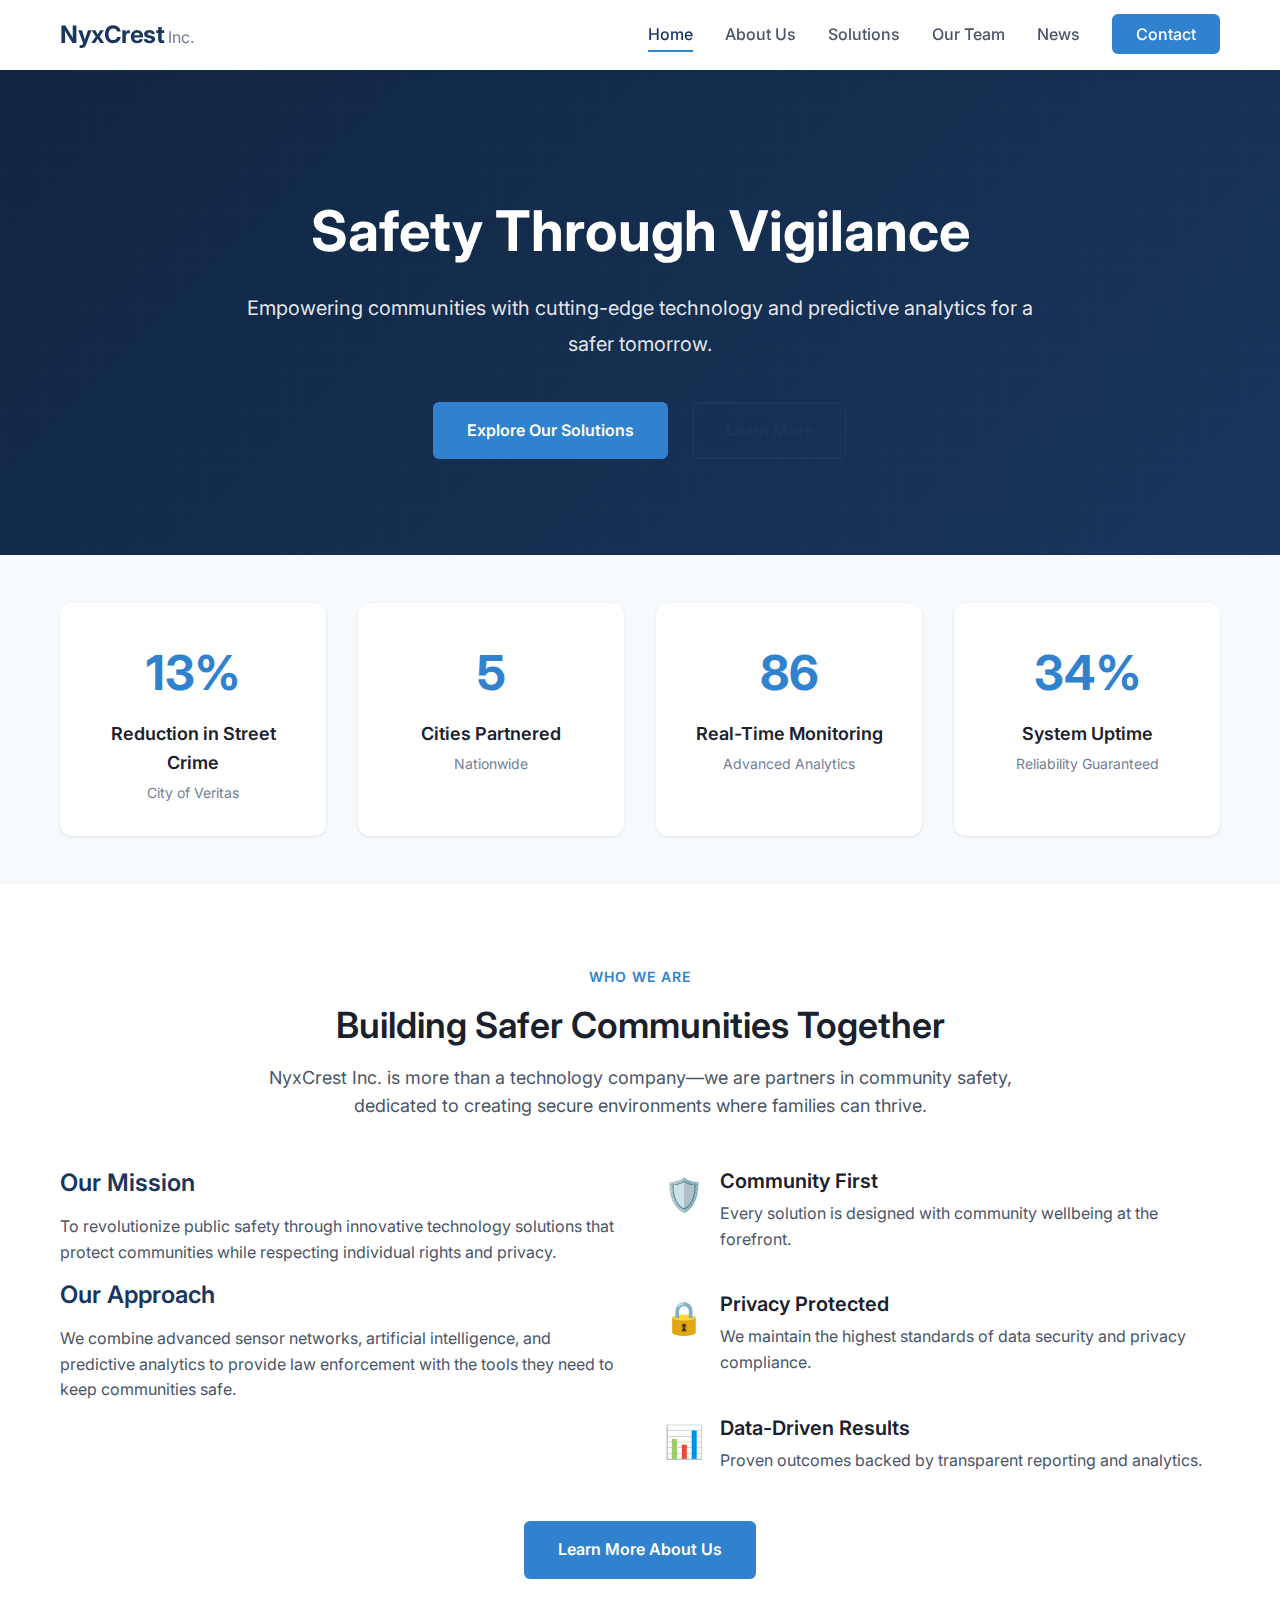
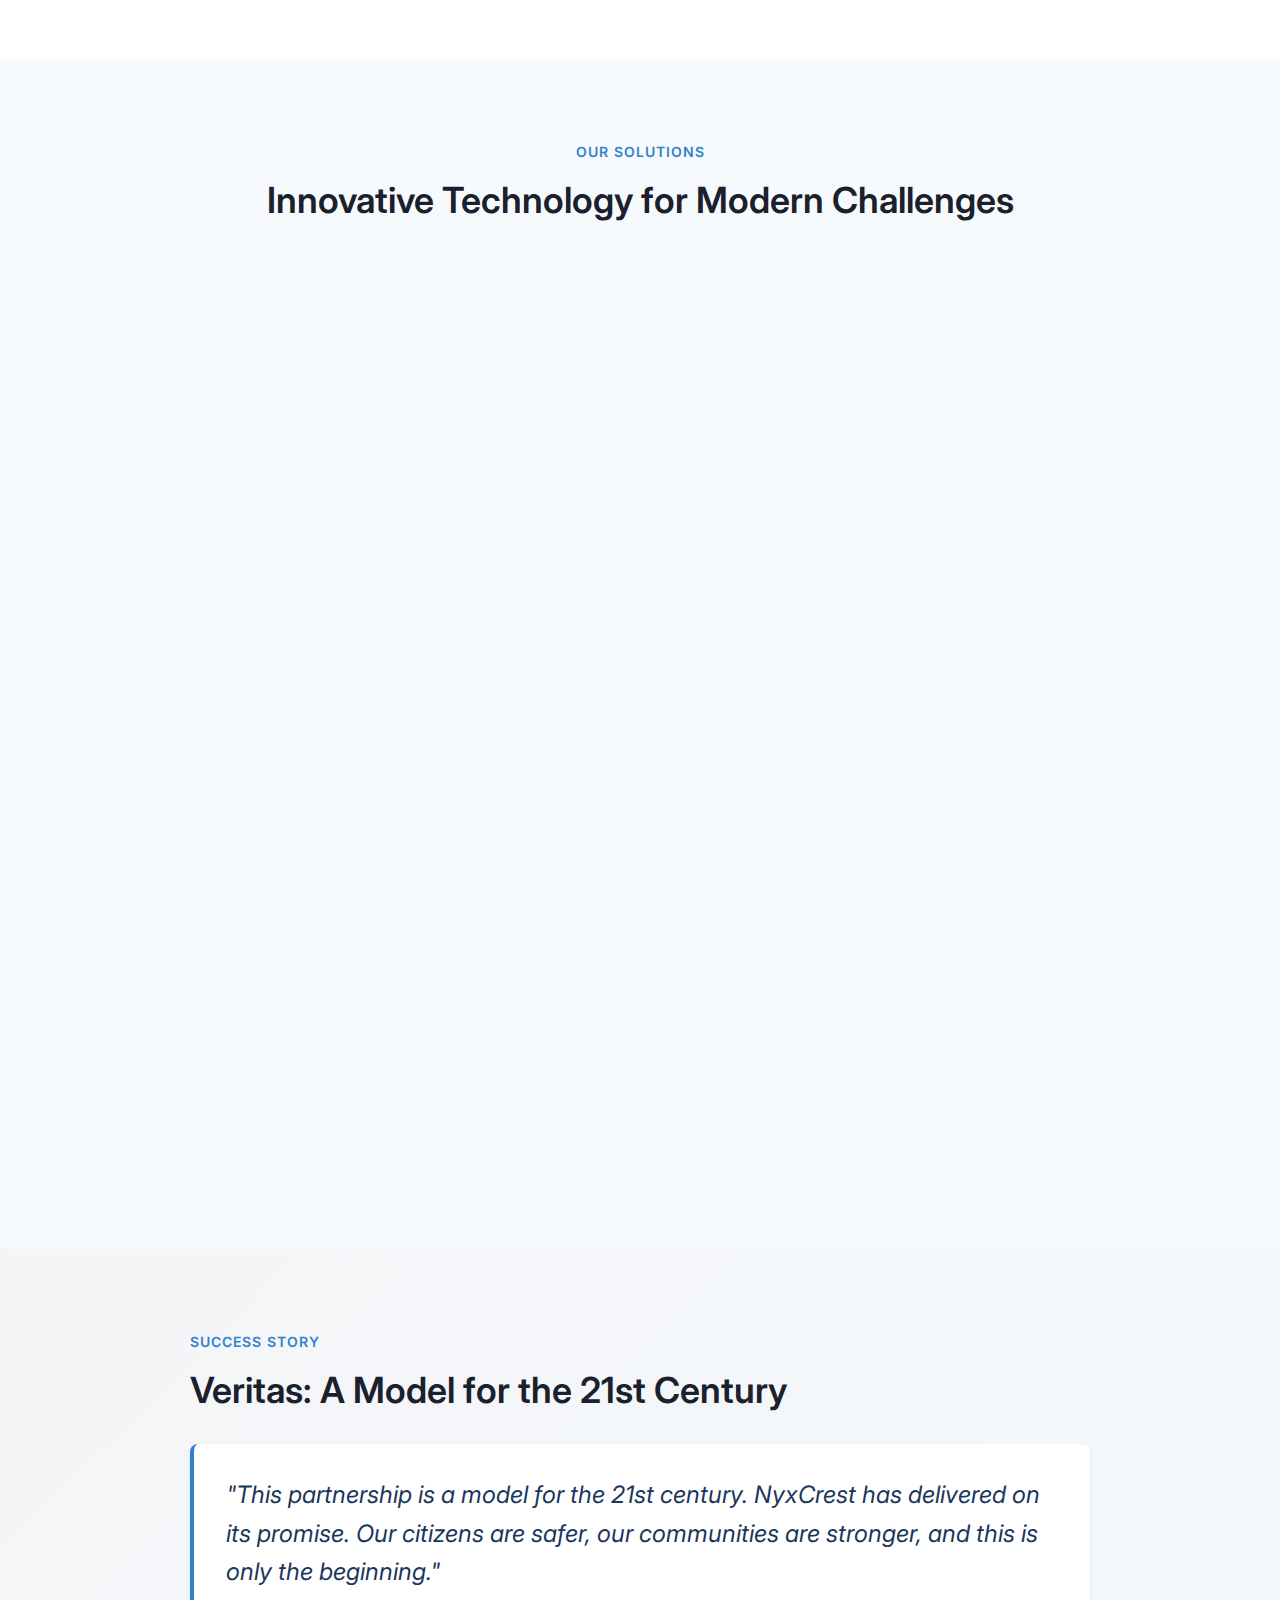
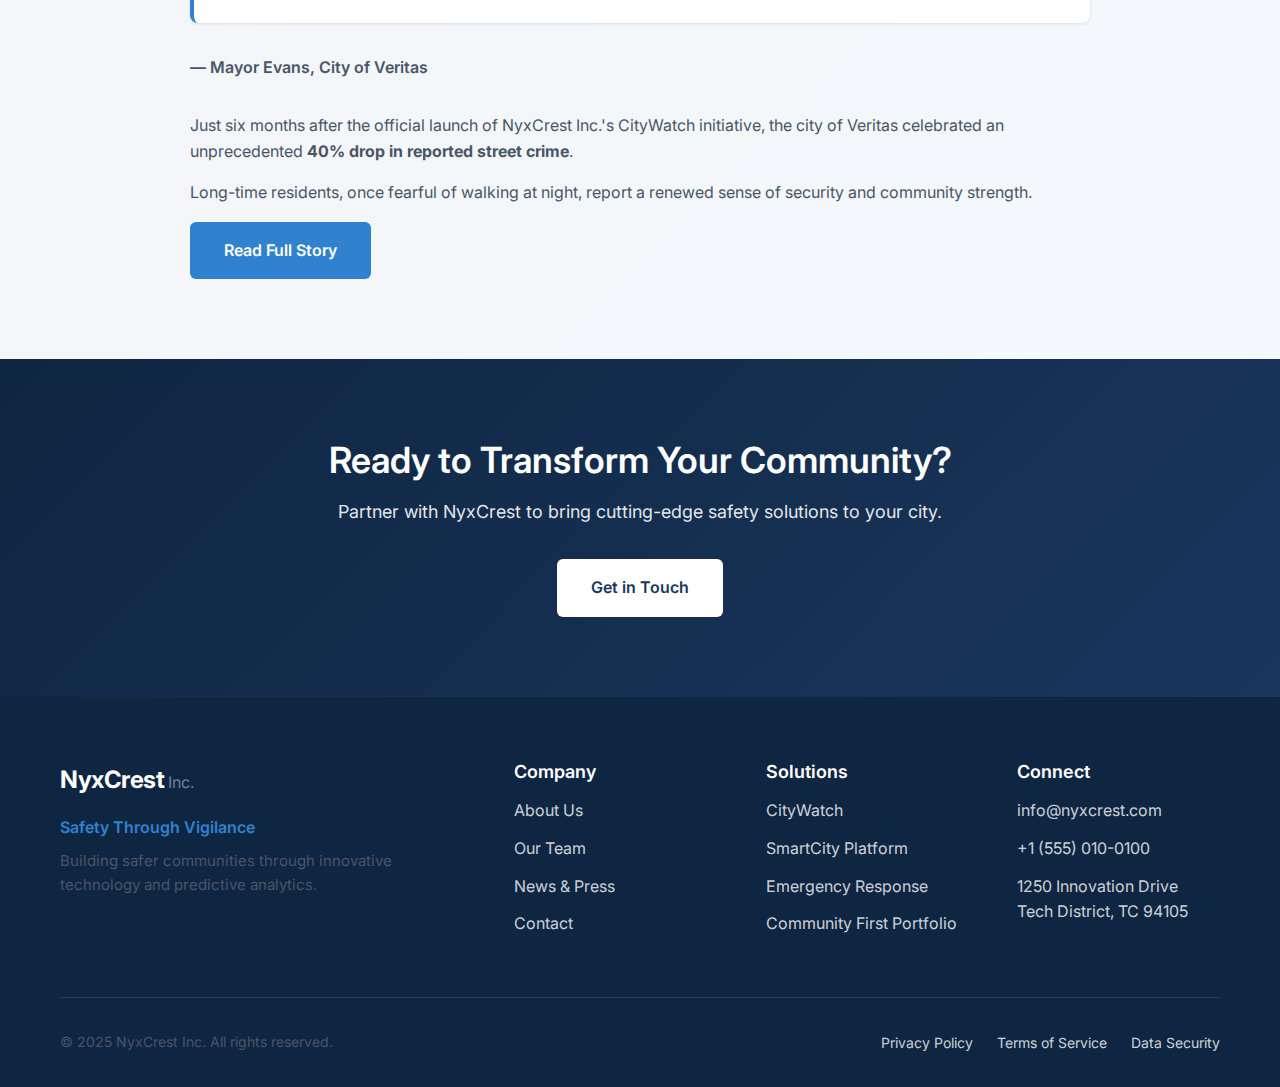
<file: index.html>
<!DOCTYPE html>
<html lang="en">
<head>
    <meta charset="UTF-8">
    <meta name="viewport" content="width=device-width, initial-scale=1.0">
    <title>NyxCrest Inc. - Safety Through Vigilance</title>
    <meta name="description" content="NyxCrest Inc. is a leading technology company dedicated to creating safer communities through innovative predictive analytics and smart city solutions.">
    <link rel="stylesheet" href="styles.css">
    <link rel="preconnect" href="https://fonts.googleapis.com">
    <link rel="preconnect" href="https://fonts.gstatic.com" crossorigin>
    <link href="https://fonts.googleapis.com/css2?family=Inter:wght@300;400;500;600;700&display=swap" rel="stylesheet">
</head>
<body>
    <!-- Navigation -->
    <nav class="navbar">
        <div class="container">
            <div class="nav-wrapper">
                <a href="index.html" class="logo">
                    <span class="logo-text">NyxCrest</span>
                    <span class="logo-tagline">Inc.</span>
                </a>
                <button class="mobile-menu-toggle" aria-label="Toggle menu">
                    <span></span>
                    <span></span>
                    <span></span>
                </button>
                <ul class="nav-menu">
                    <li><a href="index.html" class="active">Home</a></li>
                    <li><a href="about.html">About Us</a></li>
                    <li><a href="solutions.html">Solutions</a></li>
                    <li><a href="team.html">Our Team</a></li>
                    <li><a href="news.html">News</a></li>
                    <li><a href="contact.html" class="btn-contact">Contact</a></li>
                </ul>
            </div>
        </div>
    </nav>

    <!-- Hero Section -->
    <section class="hero">
        <div class="hero-overlay"></div>
        <div class="container">
            <div class="hero-content">
                <h1 class="hero-title">Safety Through Vigilance</h1>
                <p class="hero-subtitle">Empowering communities with cutting-edge technology and predictive analytics for a safer tomorrow.</p>
                <div class="hero-buttons">
                    <a href="solutions.html" class="btn btn-primary">Explore Our Solutions</a>
                    <a href="about.html" class="btn btn-secondary">Learn More</a>
                </div>
            </div>
        </div>
    </section>

    <!-- Stats Section -->
    <section class="stats-section">
        <div class="container">
            <div class="stats-grid">
                <div class="stat-card">
                    <div class="stat-number">40%</div>
                    <div class="stat-label">Reduction in Street Crime</div>
                    <div class="stat-location">City of Veritas</div>
                </div>
                <div class="stat-card">
                    <div class="stat-number">15+</div>
                    <div class="stat-label">Cities Partnered</div>
                    <div class="stat-location">Nationwide</div>
                </div>
                <div class="stat-card">
                    <div class="stat-number">24/7</div>
                    <div class="stat-label">Real-Time Monitoring</div>
                    <div class="stat-location">Advanced Analytics</div>
                </div>
                <div class="stat-card">
                    <div class="stat-number">99.9%</div>
                    <div class="stat-label">System Uptime</div>
                    <div class="stat-location">Reliability Guaranteed</div>
                </div>
            </div>
        </div>
    </section>

    <!-- About Preview Section -->
    <section class="section about-preview">
        <div class="container">
            <div class="section-header">
                <span class="section-label">Who We Are</span>
                <h2 class="section-title">Building Safer Communities Together</h2>
                <p class="section-description">NyxCrest Inc. is more than a technology company—we are partners in community safety, dedicated to creating secure environments where families can thrive.</p>
            </div>
            <div class="two-column-layout">
                <div class="column">
                    <h3>Our Mission</h3>
                    <p>To revolutionize public safety through innovative technology solutions that protect communities while respecting individual rights and privacy.</p>
                    <h3>Our Approach</h3>
                    <p>We combine advanced sensor networks, artificial intelligence, and predictive analytics to provide law enforcement with the tools they need to keep communities safe.</p>
                </div>
                <div class="column">
                    <div class="feature-list">
                        <div class="feature-item">
                            <div class="feature-icon">🛡️</div>
                            <div class="feature-content">
                                <h4>Community First</h4>
                                <p>Every solution is designed with community wellbeing at the forefront.</p>
                            </div>
                        </div>
                        <div class="feature-item">
                            <div class="feature-icon">🔒</div>
                            <div class="feature-content">
                                <h4>Privacy Protected</h4>
                                <p>We maintain the highest standards of data security and privacy compliance.</p>
                            </div>
                        </div>
                        <div class="feature-item">
                            <div class="feature-icon">📊</div>
                            <div class="feature-content">
                                <h4>Data-Driven Results</h4>
                                <p>Proven outcomes backed by transparent reporting and analytics.</p>
                            </div>
                        </div>
                    </div>
                </div>
            </div>
            <div class="cta-center">
                <a href="about.html" class="btn btn-primary">Learn More About Us</a>
            </div>
        </div>
    </section>

    <!-- Solutions Preview -->
    <section class="section solutions-preview bg-light">
        <div class="container">
            <div class="section-header">
                <span class="section-label">Our Solutions</span>
                <h2 class="section-title">Innovative Technology for Modern Challenges</h2>
            </div>
            <div class="solutions-grid">
                <div class="solution-card featured">
                    <div class="solution-badge">Flagship Product</div>
                    <div class="solution-icon">👁️</div>
                    <h3>CityWatch</h3>
                    <p>Advanced sensor network and predictive analytics platform supporting law enforcement in real-time crime prevention and community safety.</p>
                    <ul class="solution-features">
                        <li>Real-time threat detection</li>
                        <li>Predictive analytics engine</li>
                        <li>Multi-sensor integration</li>
                        <li>Actionable intelligence reporting</li>
                    </ul>
                    <a href="solutions.html" class="solution-link">Learn More →</a>
                </div>
                <div class="solution-card">
                    <div class="solution-icon">🏙️</div>
                    <h3>SmartCity Platform</h3>
                    <p>Comprehensive urban management system integrating traffic, emergency response, and public services.</p>
                    <a href="solutions.html" class="solution-link">Learn More →</a>
                </div>
                <div class="solution-card">
                    <div class="solution-icon">🚨</div>
                    <h3>Emergency Response Hub</h3>
                    <p>Coordinated emergency management system for faster response times and improved outcomes.</p>
                    <a href="solutions.html" class="solution-link">Learn More →</a>
                </div>
            </div>
        </div>
    </section>

    <!-- Success Story -->
    <section class="section success-story">
        <div class="container">
            <div class="success-content">
                <div class="success-header">
                    <span class="section-label">Success Story</span>
                    <h2 class="section-title">Veritas: A Model for the 21st Century</h2>
                </div>
                <div class="success-body">
                    <div class="success-quote">
                        <blockquote>
                            "This partnership is a model for the 21st century. NyxCrest has delivered on its promise. Our citizens are safer, our communities are stronger, and this is only the beginning."
                        </blockquote>
                        <cite>— Mayor Evans, City of Veritas</cite>
                    </div>
                    <div class="success-details">
                        <p>Just six months after the official launch of NyxCrest Inc.'s CityWatch initiative, the city of Veritas celebrated an unprecedented <strong>40% drop in reported street crime</strong>.</p>
                        <p>Long-time residents, once fearful of walking at night, report a renewed sense of security and community strength.</p>
                        <a href="news.html" class="btn btn-primary">Read Full Story</a>
                    </div>
                </div>
            </div>
        </div>
    </section>

    <!-- CTA Section -->
    <section class="section cta-section">
        <div class="container">
            <div class="cta-content">
                <h2>Ready to Transform Your Community?</h2>
                <p>Partner with NyxCrest to bring cutting-edge safety solutions to your city.</p>
                <a href="contact.html" class="btn btn-white">Get in Touch</a>
            </div>
        </div>
    </section>

    <!-- Footer -->
    <footer class="footer">
        <div class="container">
            <div class="footer-grid">
                <div class="footer-column">
                    <div class="footer-logo">
                        <span class="logo-text">NyxCrest</span>
                        <span class="logo-tagline">Inc.</span>
                    </div>
                    <p class="footer-tagline">Safety Through Vigilance</p>
                    <p class="footer-description">Building safer communities through innovative technology and predictive analytics.</p>
                </div>
                <div class="footer-column">
                    <h4>Company</h4>
                    <ul>
                        <li><a href="about.html">About Us</a></li>
                        <li><a href="team.html">Our Team</a></li>
                        <li><a href="news.html">News & Press</a></li>
                        <li><a href="contact.html">Contact</a></li>
                    </ul>
                </div>
                <div class="footer-column">
                    <h4>Solutions</h4>
                    <ul>
                        <li><a href="solutions.html">CityWatch</a></li>
                        <li><a href="solutions.html">SmartCity Platform</a></li>
                        <li><a href="solutions.html">Emergency Response</a></li>
                        <li><a href="solutions.html">Community First Portfolio</a></li>
                    </ul>
                </div>
                <div class="footer-column">
                    <h4>Connect</h4>
                    <ul>
                        <li><a href="mailto:info@nyxcrest.com">info@nyxcrest.com</a></li>
                        <li><a href="tel:+1-555-0100">+1 (555) 010-0100</a></li>
                        <li>1250 Innovation Drive<br>Tech District, TC 94105</li>
                    </ul>
                </div>
            </div>
            <div class="footer-bottom">
                <p>&copy; 2025 NyxCrest Inc. All rights reserved.</p>
                <ul class="footer-legal">
                    <li><a href="#">Privacy Policy</a></li>
                    <li><a href="#">Terms of Service</a></li>
                    <li><a href="#">Data Security</a></li>
                </ul>
            </div>
        </div>
    </footer>

    <script src="script.js"></script>
</body>
</html>
</file>
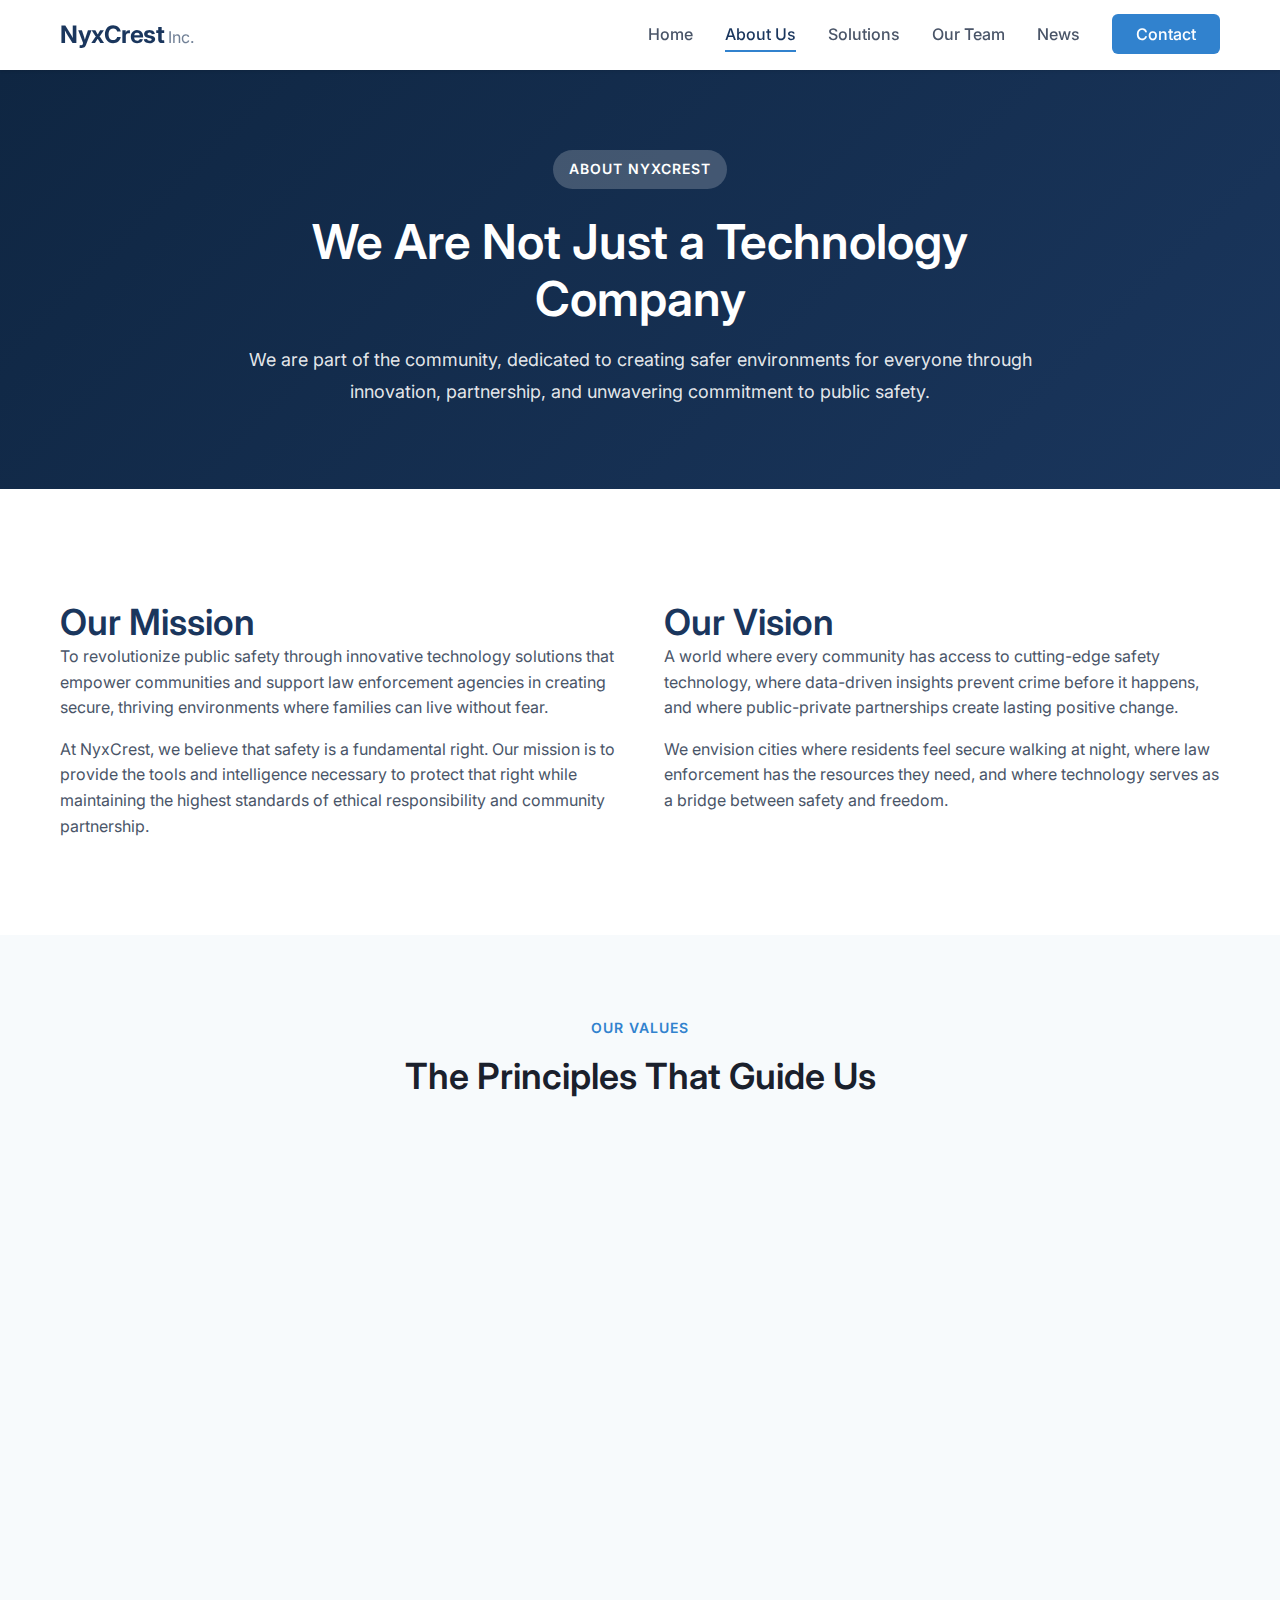
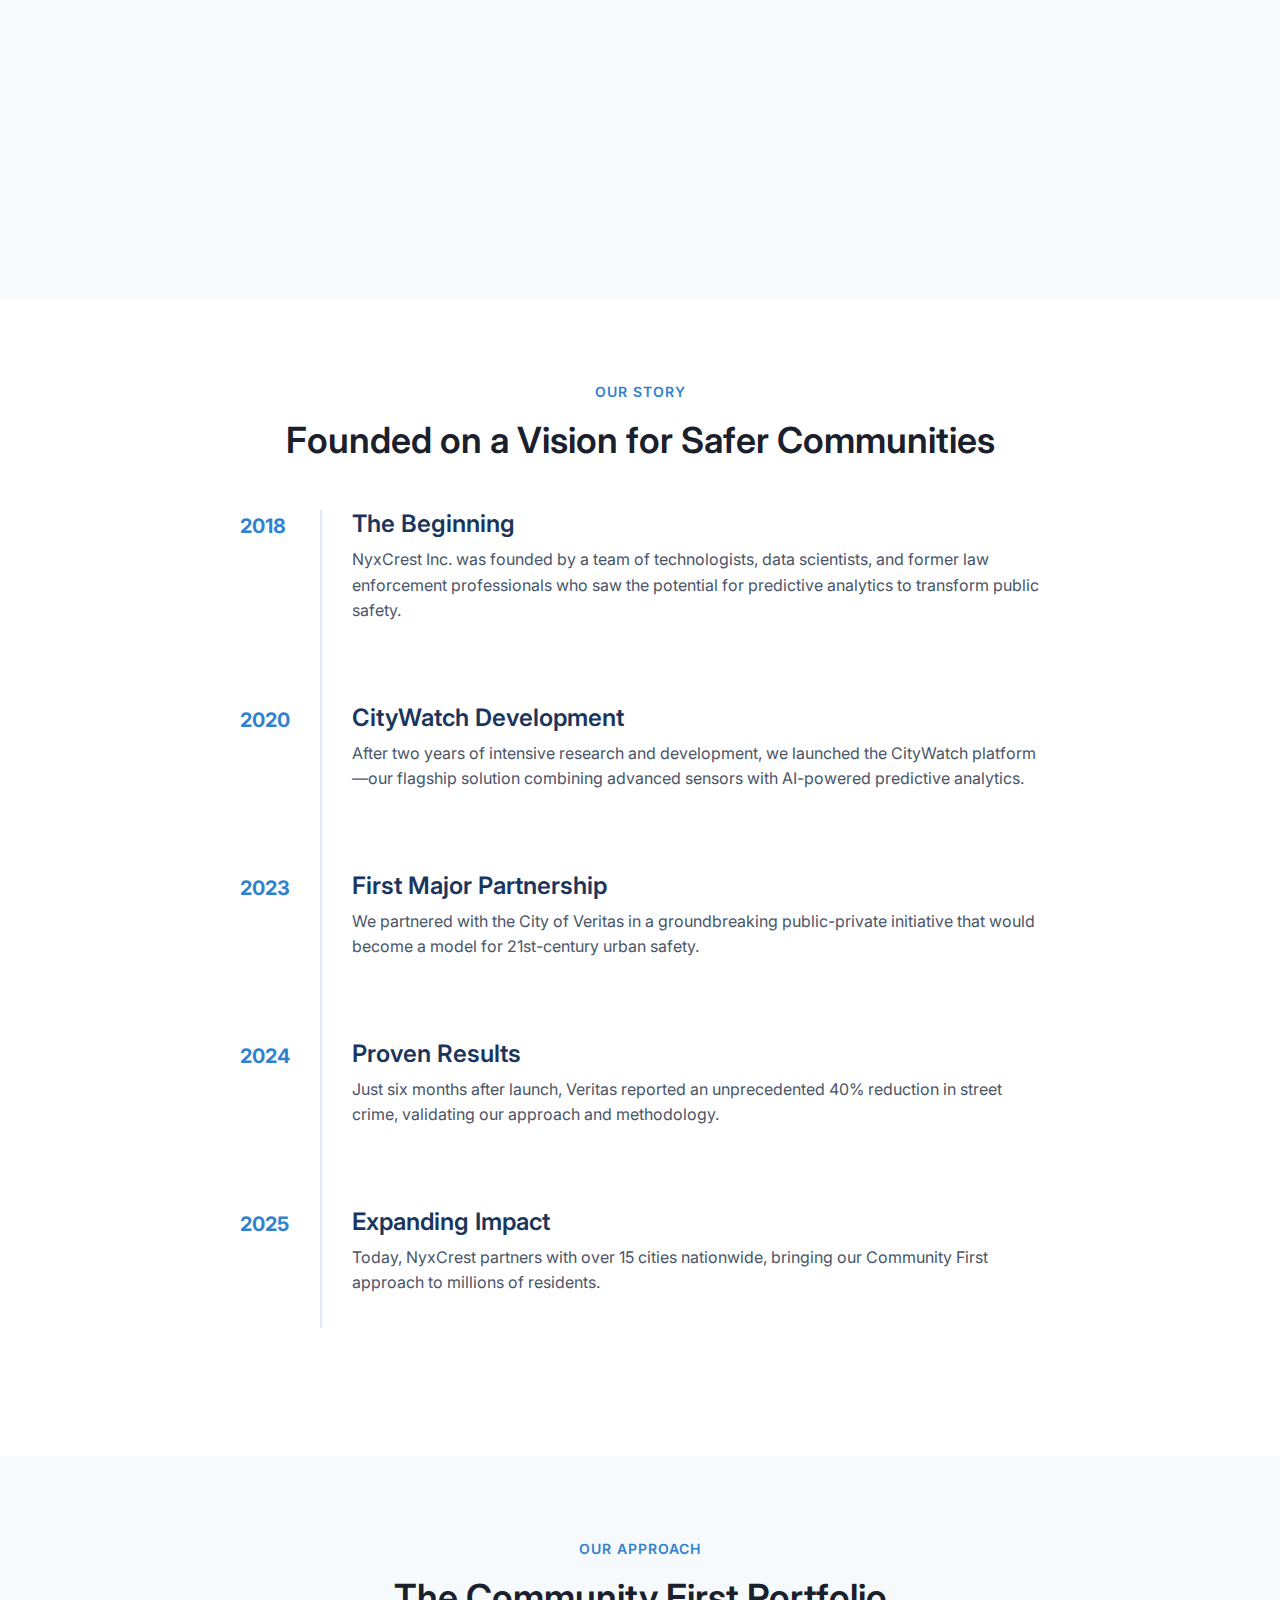
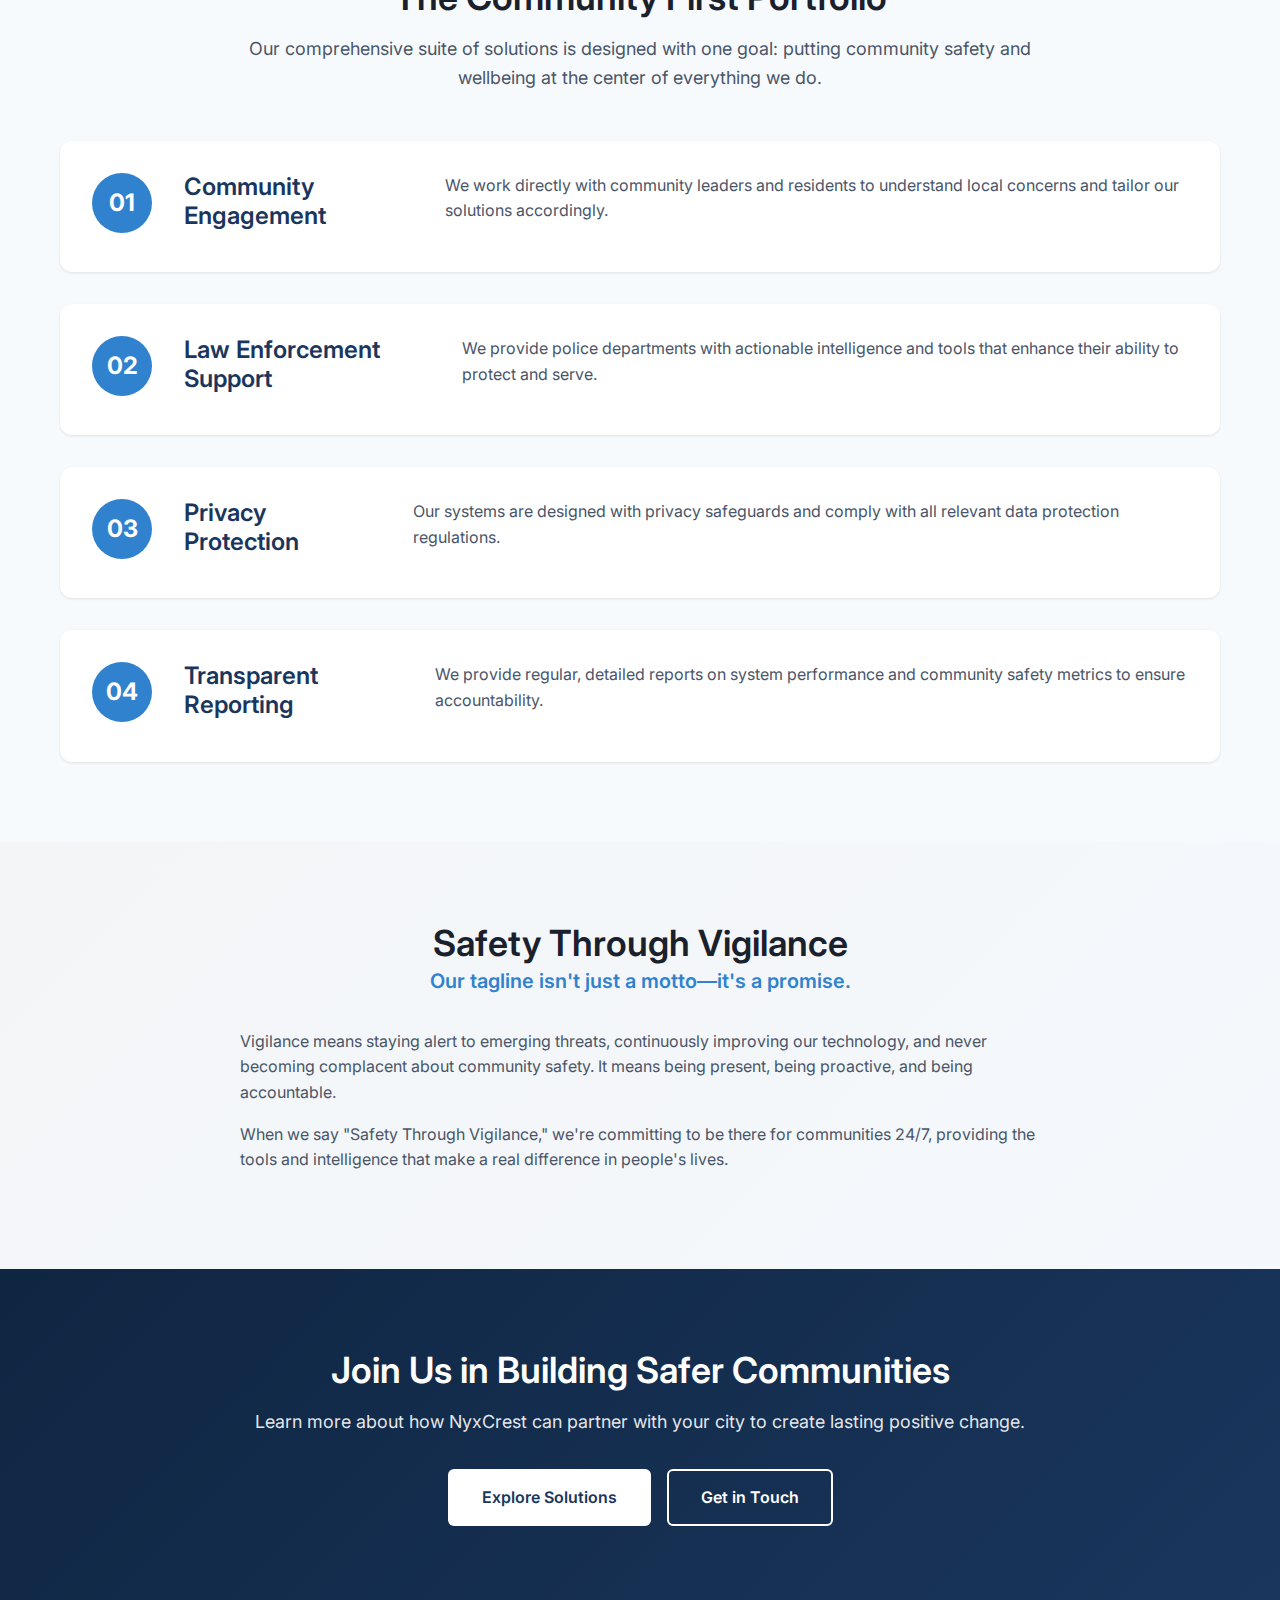
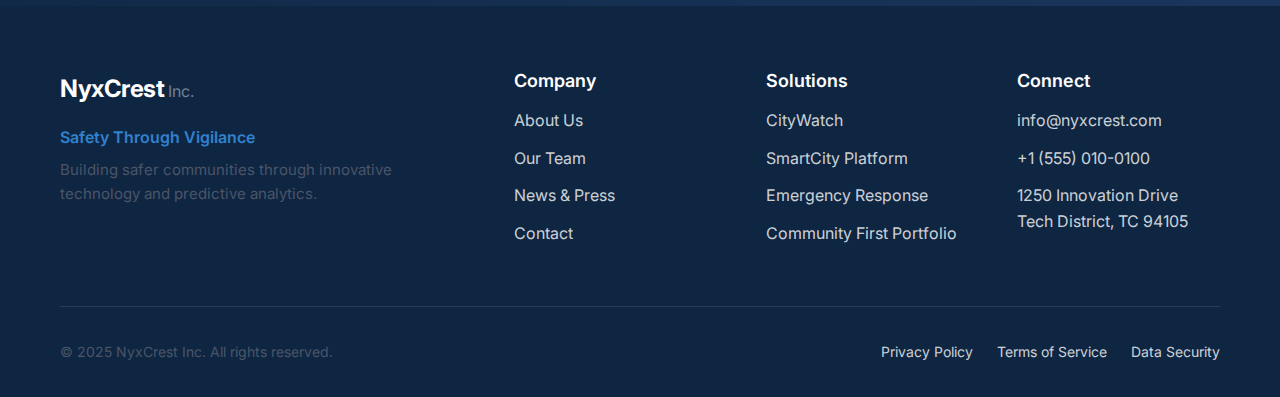
<file: about.html>
<!DOCTYPE html>
<html lang="en">
<head>
    <meta charset="UTF-8">
    <meta name="viewport" content="width=device-width, initial-scale=1.0">
    <title>About Us - NyxCrest Inc.</title>
    <meta name="description" content="Learn about NyxCrest Inc.'s mission to create safer communities through innovative technology and the Community First approach.">
    <link rel="stylesheet" href="styles.css">
    <link rel="preconnect" href="https://fonts.googleapis.com">
    <link rel="preconnect" href="https://fonts.gstatic.com" crossorigin>
    <link href="https://fonts.googleapis.com/css2?family=Inter:wght@300;400;500;600;700&display=swap" rel="stylesheet">
</head>
<body>
    <!-- Navigation -->
    <nav class="navbar">
        <div class="container">
            <div class="nav-wrapper">
                <a href="index.html" class="logo">
                    <span class="logo-text">NyxCrest</span>
                    <span class="logo-tagline">Inc.</span>
                </a>
                <button class="mobile-menu-toggle" aria-label="Toggle menu">
                    <span></span>
                    <span></span>
                    <span></span>
                </button>
                <ul class="nav-menu">
                    <li><a href="index.html">Home</a></li>
                    <li><a href="about.html" class="active">About Us</a></li>
                    <li><a href="solutions.html">Solutions</a></li>
                    <li><a href="team.html">Our Team</a></li>
                    <li><a href="news.html">News</a></li>
                    <li><a href="contact.html" class="btn-contact">Contact</a></li>
                </ul>
            </div>
        </div>
    </nav>

    <!-- Page Header -->
    <section class="page-header">
        <div class="container">
            <div class="page-header-content">
                <span class="page-label">About NyxCrest</span>
                <h1 class="page-title">We Are Not Just a Technology Company</h1>
                <p class="page-subtitle">We are part of the community, dedicated to creating safer environments for everyone through innovation, partnership, and unwavering commitment to public safety.</p>
            </div>
        </div>
    </section>

    <!-- Mission & Vision -->
    <section class="section">
        <div class="container">
            <div class="two-column-layout">
                <div class="column">
                    <h2 class="content-title">Our Mission</h2>
                    <p>To revolutionize public safety through innovative technology solutions that empower communities and support law enforcement agencies in creating secure, thriving environments where families can live without fear.</p>
                    <p>At NyxCrest, we believe that safety is a fundamental right. Our mission is to provide the tools and intelligence necessary to protect that right while maintaining the highest standards of ethical responsibility and community partnership.</p>
                </div>
                <div class="column">
                    <h2 class="content-title">Our Vision</h2>
                    <p>A world where every community has access to cutting-edge safety technology, where data-driven insights prevent crime before it happens, and where public-private partnerships create lasting positive change.</p>
                    <p>We envision cities where residents feel secure walking at night, where law enforcement has the resources they need, and where technology serves as a bridge between safety and freedom.</p>
                </div>
            </div>
        </div>
    </section>

    <!-- Core Values -->
    <section class="section bg-light">
        <div class="container">
            <div class="section-header">
                <span class="section-label">Our Values</span>
                <h2 class="section-title">The Principles That Guide Us</h2>
            </div>
            <div class="values-grid">
                <div class="value-card">
                    <div class="value-icon">🤝</div>
                    <h3>Community Partnership</h3>
                    <p>We work hand-in-hand with local governments, law enforcement, and citizens to understand and address the unique needs of each community we serve.</p>
                </div>
                <div class="value-card">
                    <div class="value-icon">🔬</div>
                    <h3>Innovation Excellence</h3>
                    <p>We continuously push the boundaries of what's possible in predictive analytics and sensor technology to stay ahead of evolving threats.</p>
                </div>
                <div class="value-card">
                    <div class="value-icon">⚖️</div>
                    <h3>Ethical Responsibility</h3>
                    <p>We maintain the highest ethical standards in data handling, privacy protection, and the deployment of our technologies.</p>
                </div>
                <div class="value-card">
                    <div class="value-icon">📈</div>
                    <h3>Measurable Impact</h3>
                    <p>We are committed to transparent reporting and demonstrable results that prove the effectiveness of our solutions.</p>
                </div>
                <div class="value-card">
                    <div class="value-icon">🛡️</div>
                    <h3>Safety First</h3>
                    <p>Every decision we make, every product we develop, is guided by one principle: making communities safer for everyone.</p>
                </div>
                <div class="value-card">
                    <div class="value-icon">🌟</div>
                    <h3>Trusted Partnership</h3>
                    <p>We build long-term relationships based on trust, reliability, and a shared commitment to community wellbeing.</p>
                </div>
            </div>
        </div>
    </section>

    <!-- Our Story -->
    <section class="section">
        <div class="container">
            <div class="section-header">
                <span class="section-label">Our Story</span>
                <h2 class="section-title">Founded on a Vision for Safer Communities</h2>
            </div>
            <div class="timeline">
                <div class="timeline-item">
                    <div class="timeline-year">2018</div>
                    <div class="timeline-content">
                        <h3>The Beginning</h3>
                        <p>NyxCrest Inc. was founded by a team of technologists, data scientists, and former law enforcement professionals who saw the potential for predictive analytics to transform public safety.</p>
                    </div>
                </div>
                <div class="timeline-item">
                    <div class="timeline-year">2020</div>
                    <div class="timeline-content">
                        <h3>CityWatch Development</h3>
                        <p>After two years of intensive research and development, we launched the CityWatch platform—our flagship solution combining advanced sensors with AI-powered predictive analytics.</p>
                    </div>
                </div>
                <div class="timeline-item">
                    <div class="timeline-year">2023</div>
                    <div class="timeline-content">
                        <h3>First Major Partnership</h3>
                        <p>We partnered with the City of Veritas in a groundbreaking public-private initiative that would become a model for 21st-century urban safety.</p>
                    </div>
                </div>
                <div class="timeline-item">
                    <div class="timeline-year">2024</div>
                    <div class="timeline-content">
                        <h3>Proven Results</h3>
                        <p>Just six months after launch, Veritas reported an unprecedented 40% reduction in street crime, validating our approach and methodology.</p>
                    </div>
                </div>
                <div class="timeline-item">
                    <div class="timeline-year">2025</div>
                    <div class="timeline-content">
                        <h3>Expanding Impact</h3>
                        <p>Today, NyxCrest partners with over 15 cities nationwide, bringing our Community First approach to millions of residents.</p>
                    </div>
                </div>
            </div>
        </div>
    </section>

    <!-- Community First Portfolio -->
    <section class="section bg-light">
        <div class="container">
            <div class="section-header">
                <span class="section-label">Our Approach</span>
                <h2 class="section-title">The Community First Portfolio</h2>
                <p class="section-description">Our comprehensive suite of solutions is designed with one goal: putting community safety and wellbeing at the center of everything we do.</p>
            </div>
            <div class="portfolio-content">
                <div class="portfolio-features">
                    <div class="portfolio-feature">
                        <div class="feature-number">01</div>
                        <h3>Community Engagement</h3>
                        <p>We work directly with community leaders and residents to understand local concerns and tailor our solutions accordingly.</p>
                    </div>
                    <div class="portfolio-feature">
                        <div class="feature-number">02</div>
                        <h3>Law Enforcement Support</h3>
                        <p>We provide police departments with actionable intelligence and tools that enhance their ability to protect and serve.</p>
                    </div>
                    <div class="portfolio-feature">
                        <div class="feature-number">03</div>
                        <h3>Privacy Protection</h3>
                        <p>Our systems are designed with privacy safeguards and comply with all relevant data protection regulations.</p>
                    </div>
                    <div class="portfolio-feature">
                        <div class="feature-number">04</div>
                        <h3>Transparent Reporting</h3>
                        <p>We provide regular, detailed reports on system performance and community safety metrics to ensure accountability.</p>
                    </div>
                </div>
            </div>
        </div>
    </section>

    <!-- Safety Through Vigilance -->
    <section class="section vigilance-section">
        <div class="container">
            <div class="vigilance-content">
                <h2>Safety Through Vigilance</h2>
                <p class="vigilance-subtitle">Our tagline isn't just a motto—it's a promise.</p>
                <div class="vigilance-text">
                    <p>Vigilance means staying alert to emerging threats, continuously improving our technology, and never becoming complacent about community safety. It means being present, being proactive, and being accountable.</p>
                    <p>When we say "Safety Through Vigilance," we're committing to be there for communities 24/7, providing the tools and intelligence that make a real difference in people's lives.</p>
                </div>
            </div>
        </div>
    </section>

    <!-- CTA Section -->
    <section class="section cta-section">
        <div class="container">
            <div class="cta-content">
                <h2>Join Us in Building Safer Communities</h2>
                <p>Learn more about how NyxCrest can partner with your city to create lasting positive change.</p>
                <div class="cta-buttons">
                    <a href="solutions.html" class="btn btn-white">Explore Solutions</a>
                    <a href="contact.html" class="btn btn-outline-white">Get in Touch</a>
                </div>
            </div>
        </div>
    </section>

    <!-- Footer -->
    <footer class="footer">
        <div class="container">
            <div class="footer-grid">
                <div class="footer-column">
                    <div class="footer-logo">
                        <span class="logo-text">NyxCrest</span>
                        <span class="logo-tagline">Inc.</span>
                    </div>
                    <p class="footer-tagline">Safety Through Vigilance</p>
                    <p class="footer-description">Building safer communities through innovative technology and predictive analytics.</p>
                </div>
                <div class="footer-column">
                    <h4>Company</h4>
                    <ul>
                        <li><a href="about.html">About Us</a></li>
                        <li><a href="team.html">Our Team</a></li>
                        <li><a href="news.html">News & Press</a></li>
                        <li><a href="contact.html">Contact</a></li>
                    </ul>
                </div>
                <div class="footer-column">
                    <h4>Solutions</h4>
                    <ul>
                        <li><a href="solutions.html">CityWatch</a></li>
                        <li><a href="solutions.html">SmartCity Platform</a></li>
                        <li><a href="solutions.html">Emergency Response</a></li>
                        <li><a href="solutions.html">Community First Portfolio</a></li>
                    </ul>
                </div>
                <div class="footer-column">
                    <h4>Connect</h4>
                    <ul>
                        <li><a href="mailto:info@nyxcrest.com">info@nyxcrest.com</a></li>
                        <li><a href="tel:+1-555-0100">+1 (555) 010-0100</a></li>
                        <li>1250 Innovation Drive<br>Tech District, TC 94105</li>
                    </ul>
                </div>
            </div>
            <div class="footer-bottom">
                <p>&copy; 2025 NyxCrest Inc. All rights reserved.</p>
                <ul class="footer-legal">
                    <li><a href="#">Privacy Policy</a></li>
                    <li><a href="#">Terms of Service</a></li>
                    <li><a href="#">Data Security</a></li>
                </ul>
            </div>
        </div>
    </footer>

    <script src="script.js"></script>
</body>
</html>
</file>
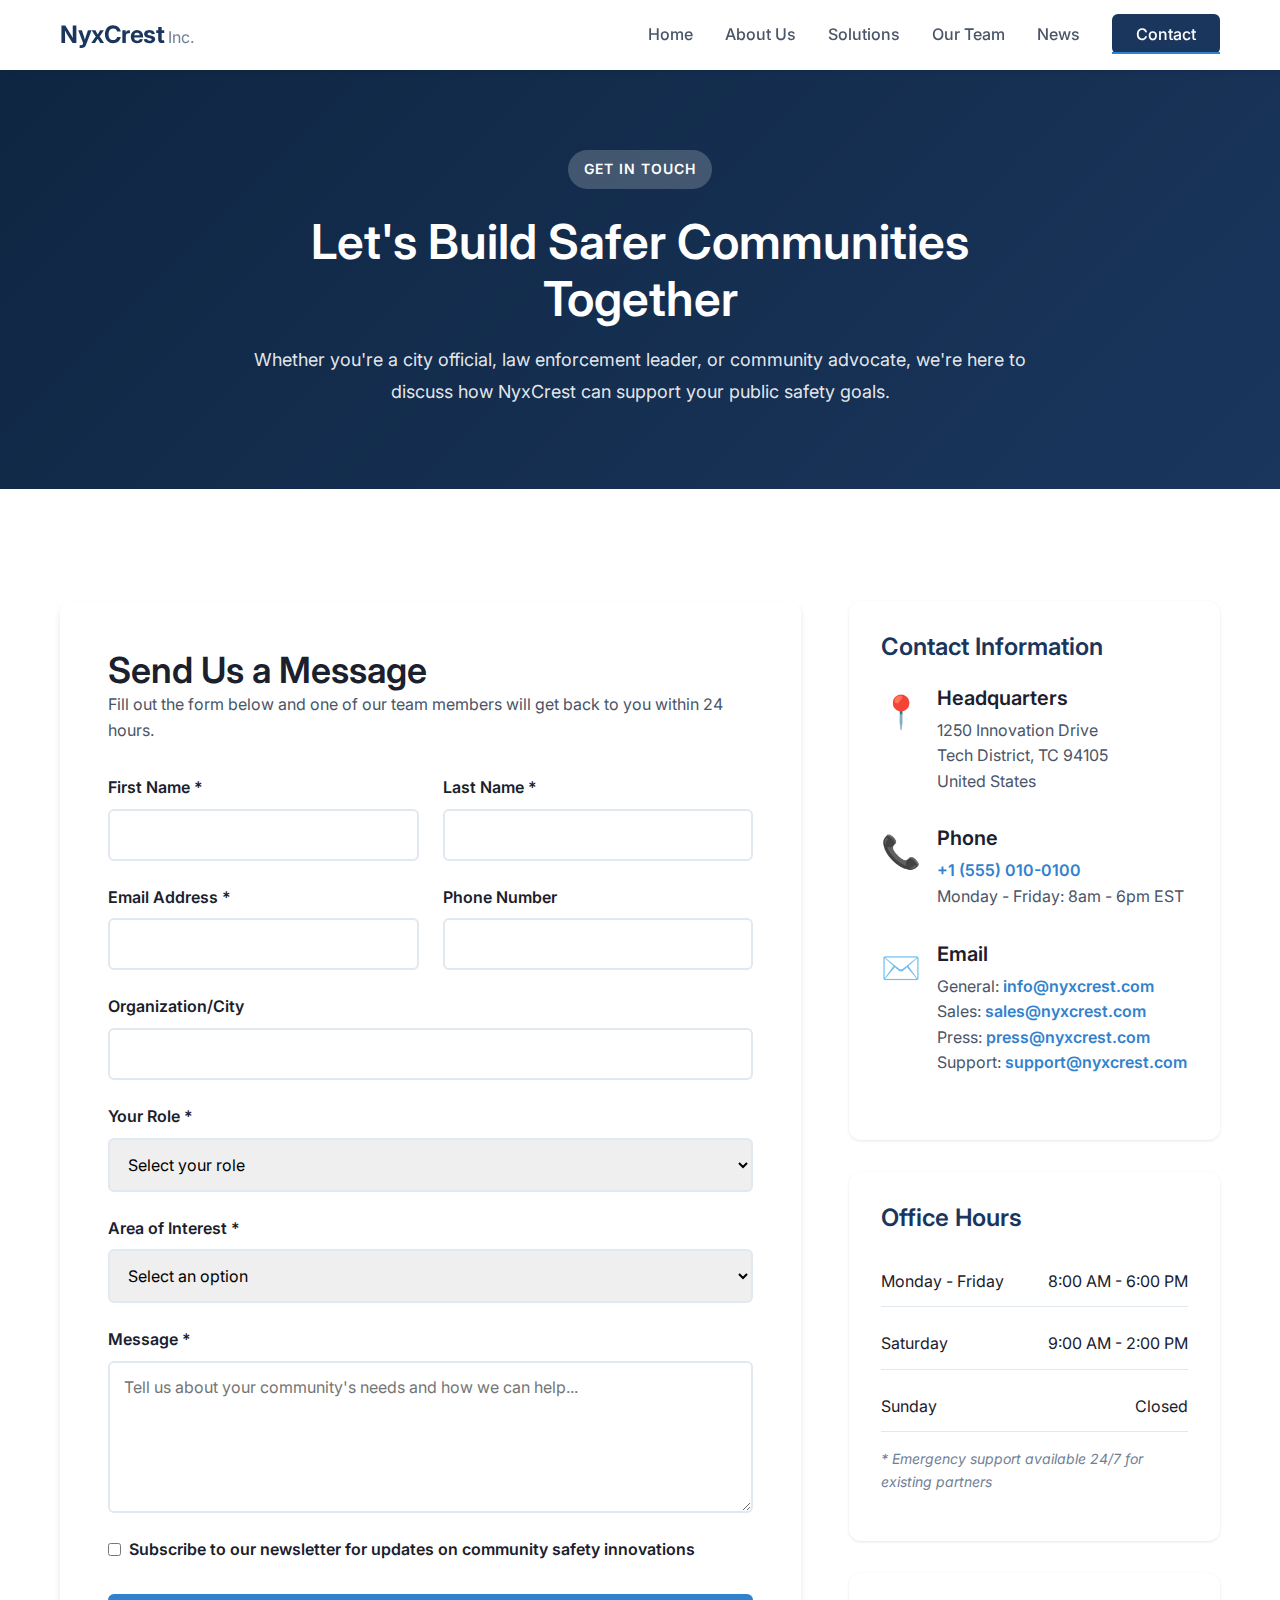
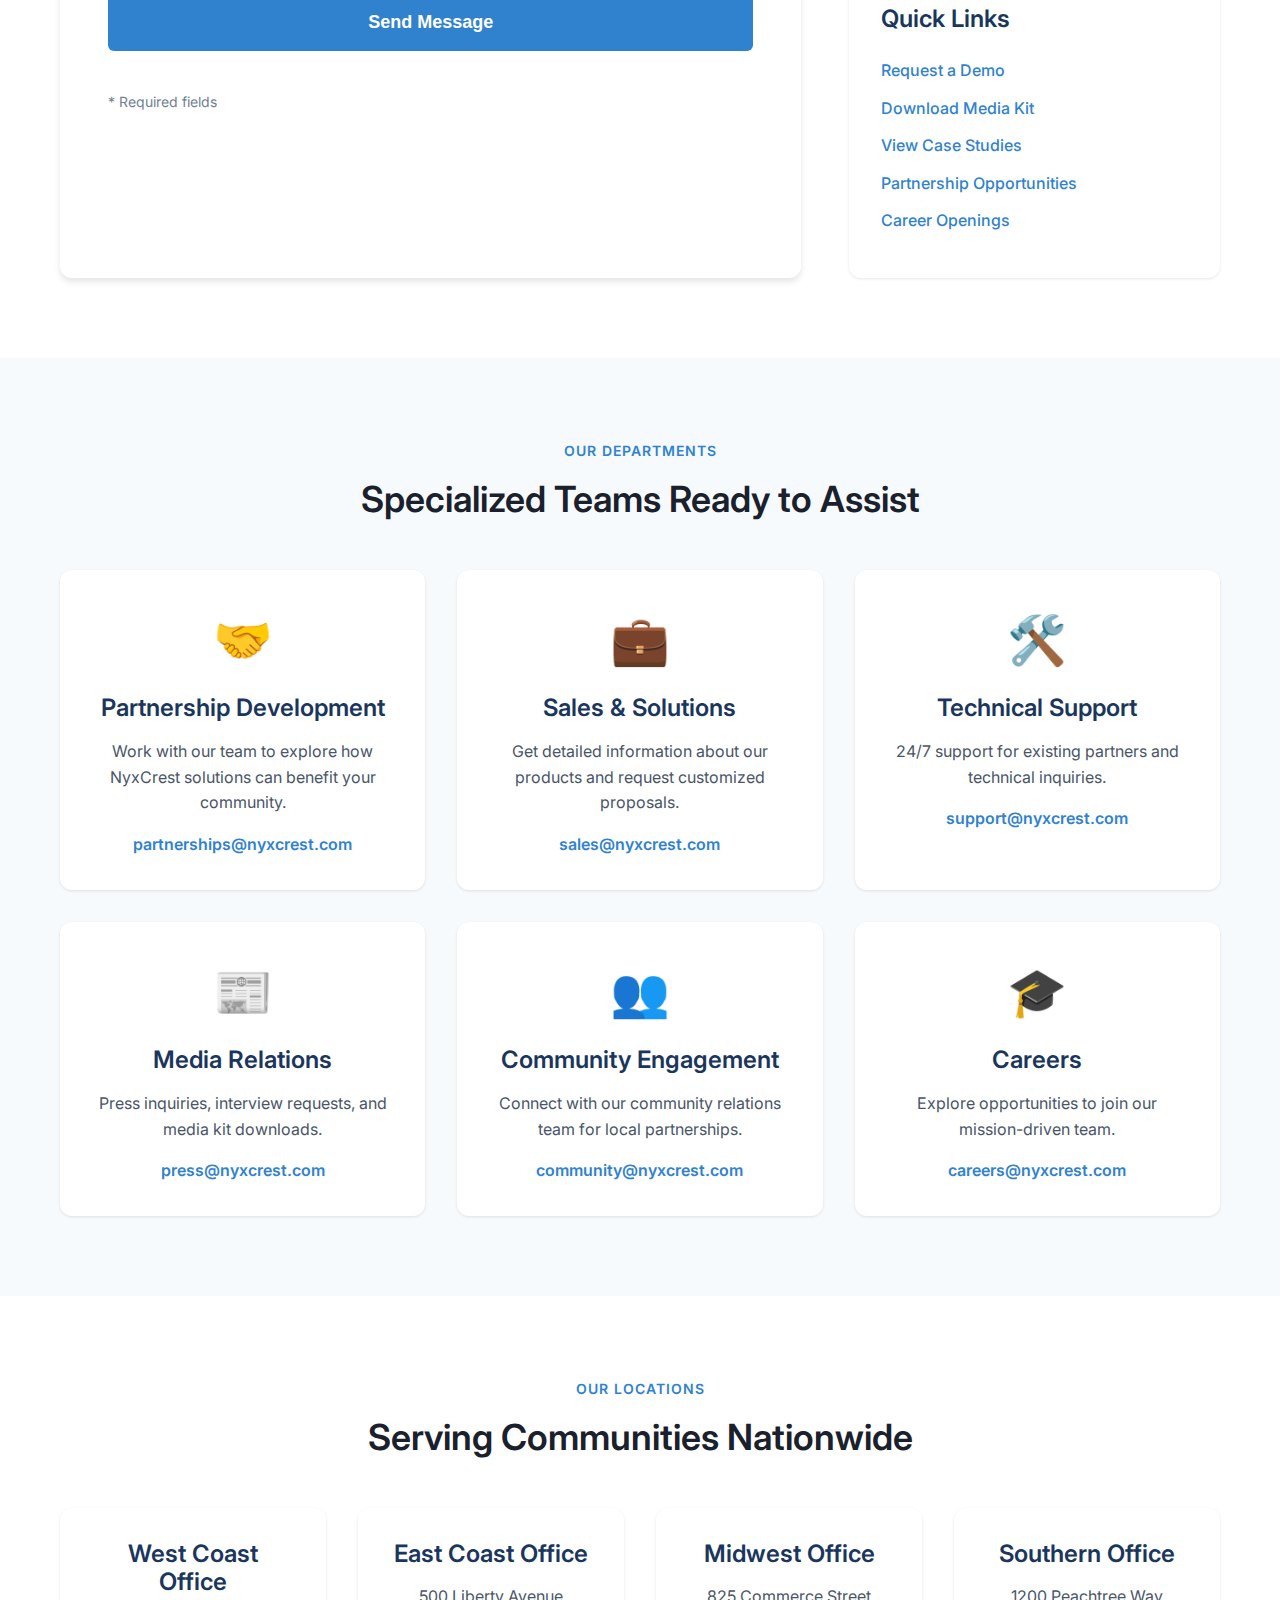
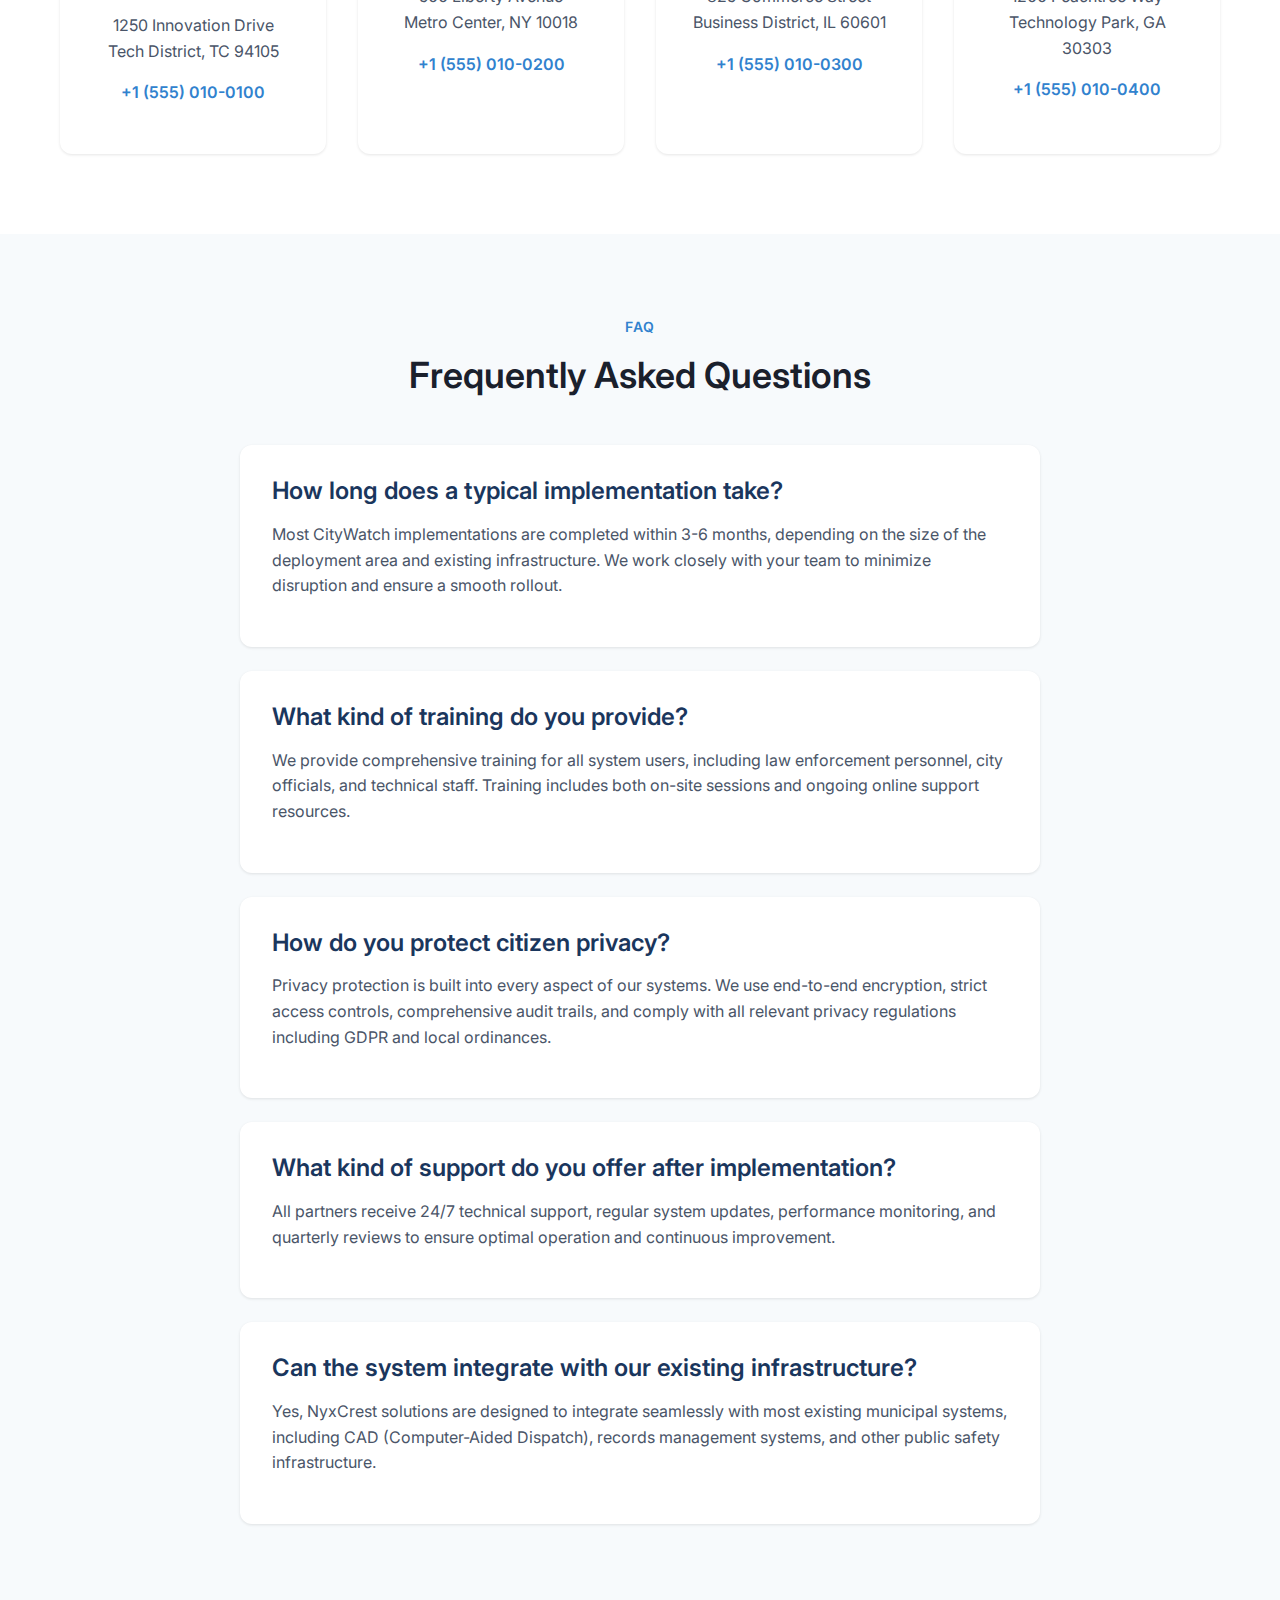
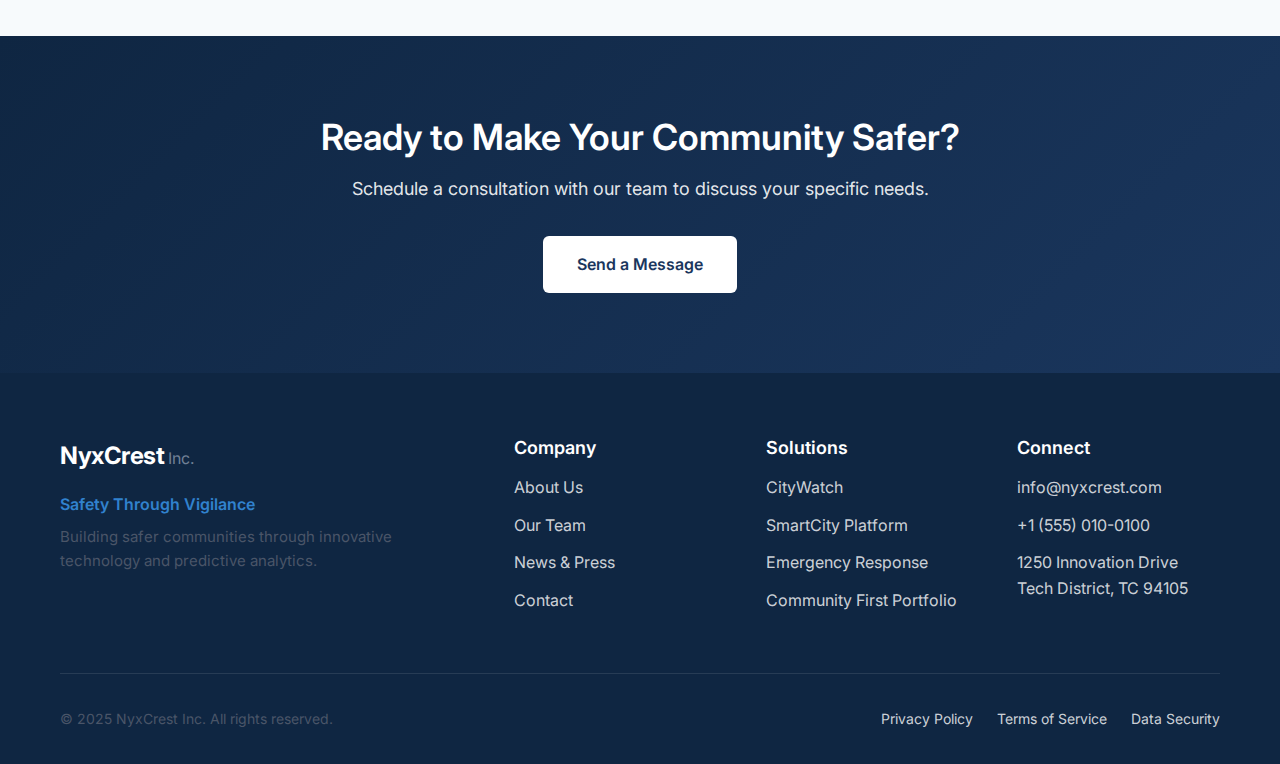
<file: contact.html>
<!DOCTYPE html>
<html lang="en">
<head>
    <meta charset="UTF-8">
    <meta name="viewport" content="width=device-width, initial-scale=1.0">
    <title>Contact Us - NyxCrest Inc.</title>
    <meta name="description" content="Get in touch with NyxCrest Inc. to learn how we can help make your community safer.">
    <link rel="stylesheet" href="styles.css">
    <link rel="preconnect" href="https://fonts.googleapis.com">
    <link rel="preconnect" href="https://fonts.gstatic.com" crossorigin>
    <link href="https://fonts.googleapis.com/css2?family=Inter:wght@300;400;500;600;700&display=swap" rel="stylesheet">
</head>
<body>
    <!-- Navigation -->
    <nav class="navbar">
        <div class="container">
            <div class="nav-wrapper">
                <a href="index.html" class="logo">
                    <span class="logo-text">NyxCrest</span>
                    <span class="logo-tagline">Inc.</span>
                </a>
                <button class="mobile-menu-toggle" aria-label="Toggle menu">
                    <span></span>
                    <span></span>
                    <span></span>
                </button>
                <ul class="nav-menu">
                    <li><a href="index.html">Home</a></li>
                    <li><a href="about.html">About Us</a></li>
                    <li><a href="solutions.html">Solutions</a></li>
                    <li><a href="team.html">Our Team</a></li>
                    <li><a href="news.html">News</a></li>
                    <li><a href="contact.html" class="btn-contact active">Contact</a></li>
                </ul>
            </div>
        </div>
    </nav>

    <!-- Page Header -->
    <section class="page-header">
        <div class="container">
            <div class="page-header-content">
                <span class="page-label">Get in Touch</span>
                <h1 class="page-title">Let's Build Safer Communities Together</h1>
                <p class="page-subtitle">Whether you're a city official, law enforcement leader, or community advocate, we're here to discuss how NyxCrest can support your public safety goals.</p>
            </div>
        </div>
    </section>

    <!-- Contact Form & Info -->
    <section class="section">
        <div class="container">
            <div class="contact-layout">
                <!-- Contact Form -->
                <div class="contact-form-container">
                    <h2>Send Us a Message</h2>
                    <p class="form-intro">Fill out the form below and one of our team members will get back to you within 24 hours.</p>
                    
                    <form class="contact-form" id="contactForm">
                        <div class="form-row">
                            <div class="form-group">
                                <label for="firstName">First Name *</label>
                                <input type="text" id="firstName" name="firstName" required>
                            </div>
                            <div class="form-group">
                                <label for="lastName">Last Name *</label>
                                <input type="text" id="lastName" name="lastName" required>
                            </div>
                        </div>
                        
                        <div class="form-row">
                            <div class="form-group">
                                <label for="email">Email Address *</label>
                                <input type="email" id="email" name="email" required>
                            </div>
                            <div class="form-group">
                                <label for="phone">Phone Number</label>
                                <input type="tel" id="phone" name="phone">
                            </div>
                        </div>
                        
                        <div class="form-group">
                            <label for="organization">Organization/City</label>
                            <input type="text" id="organization" name="organization">
                        </div>
                        
                        <div class="form-group">
                            <label for="role">Your Role *</label>
                            <select id="role" name="role" required>
                                <option value="">Select your role</option>
                                <option value="mayor">Mayor/City Official</option>
                                <option value="law-enforcement">Law Enforcement</option>
                                <option value="government">Government Agency</option>
                                <option value="community">Community Leader</option>
                                <option value="business">Business/Private Sector</option>
                                <option value="media">Media/Press</option>
                                <option value="other">Other</option>
                            </select>
                        </div>
                        
                        <div class="form-group">
                            <label for="interest">Area of Interest *</label>
                            <select id="interest" name="interest" required>
                                <option value="">Select an option</option>
                                <option value="citywatch">CityWatch Implementation</option>
                                <option value="smartcity">SmartCity Platform</option>
                                <option value="emergency">Emergency Response Hub</option>
                                <option value="demo">Request a Demo</option>
                                <option value="partnership">Partnership Inquiry</option>
                                <option value="press">Press/Media Inquiry</option>
                                <option value="careers">Career Opportunities</option>
                                <option value="other">Other</option>
                            </select>
                        </div>
                        
                        <div class="form-group">
                            <label for="message">Message *</label>
                            <textarea id="message" name="message" rows="6" required placeholder="Tell us about your community's needs and how we can help..."></textarea>
                        </div>
                        
                        <div class="form-group checkbox-group">
                            <label class="checkbox-label">
                                <input type="checkbox" name="newsletter">
                                <span>Subscribe to our newsletter for updates on community safety innovations</span>
                            </label>
                        </div>
                        
                        <button type="submit" class="btn btn-primary btn-large">Send Message</button>
                        
                        <p class="form-footer">* Required fields</p>
                    </form>
                    
                    <div id="formSuccess" class="form-message success-message" style="display: none;">
                        <p><strong>Thank you for contacting us!</strong></p>
                        <p>We've received your message and will get back to you within 24 hours.</p>
                    </div>
                </div>
                
                <!-- Contact Information -->
                <div class="contact-info-container">
                    <div class="contact-info-card">
                        <h3>Contact Information</h3>
                        
                        <div class="contact-detail">
                            <div class="contact-icon">📍</div>
                            <div>
                                <h4>Headquarters</h4>
                                <p>1250 Innovation Drive<br>
                                Tech District, TC 94105<br>
                                United States</p>
                            </div>
                        </div>
                        
                        <div class="contact-detail">
                            <div class="contact-icon">📞</div>
                            <div>
                                <h4>Phone</h4>
                                <p><a href="tel:+1-555-0100">+1 (555) 010-0100</a><br>
                                Monday - Friday: 8am - 6pm EST</p>
                            </div>
                        </div>
                        
                        <div class="contact-detail">
                            <div class="contact-icon">✉️</div>
                            <div>
                                <h4>Email</h4>
                                <p>General: <a href="mailto:info@nyxcrest.com">info@nyxcrest.com</a><br>
                                Sales: <a href="mailto:sales@nyxcrest.com">sales@nyxcrest.com</a><br>
                                Press: <a href="mailto:press@nyxcrest.com">press@nyxcrest.com</a><br>
                                Support: <a href="mailto:support@nyxcrest.com">support@nyxcrest.com</a></p>
                            </div>
                        </div>
                    </div>
                    
                    <div class="contact-info-card">
                        <h3>Office Hours</h3>
                        <div class="hours-list">
                            <div class="hours-item">
                                <span>Monday - Friday</span>
                                <span>8:00 AM - 6:00 PM</span>
                            </div>
                            <div class="hours-item">
                                <span>Saturday</span>
                                <span>9:00 AM - 2:00 PM</span>
                            </div>
                            <div class="hours-item">
                                <span>Sunday</span>
                                <span>Closed</span>
                            </div>
                        </div>
                        <p class="hours-note">* Emergency support available 24/7 for existing partners</p>
                    </div>
                    
                    <div class="contact-info-card">
                        <h3>Quick Links</h3>
                        <ul class="quick-links">
                            <li><a href="solutions.html">Request a Demo</a></li>
                            <li><a href="about.html">Download Media Kit</a></li>
                            <li><a href="news.html">View Case Studies</a></li>
                            <li><a href="#">Partnership Opportunities</a></li>
                            <li><a href="#">Career Openings</a></li>
                        </ul>
                    </div>
                </div>
            </div>
        </div>
    </section>

    <!-- Departments -->
    <section class="section bg-light">
        <div class="container">
            <div class="section-header">
                <span class="section-label">Our Departments</span>
                <h2 class="section-title">Specialized Teams Ready to Assist</h2>
            </div>
            
            <div class="departments-grid">
                <div class="department-card">
                    <div class="dept-icon">🤝</div>
                    <h3>Partnership Development</h3>
                    <p>Work with our team to explore how NyxCrest solutions can benefit your community.</p>
                    <a href="mailto:partnerships@nyxcrest.com">partnerships@nyxcrest.com</a>
                </div>
                
                <div class="department-card">
                    <div class="dept-icon">💼</div>
                    <h3>Sales & Solutions</h3>
                    <p>Get detailed information about our products and request customized proposals.</p>
                    <a href="mailto:sales@nyxcrest.com">sales@nyxcrest.com</a>
                </div>
                
                <div class="department-card">
                    <div class="dept-icon">🛠️</div>
                    <h3>Technical Support</h3>
                    <p>24/7 support for existing partners and technical inquiries.</p>
                    <a href="mailto:support@nyxcrest.com">support@nyxcrest.com</a>
                </div>
                
                <div class="department-card">
                    <div class="dept-icon">📰</div>
                    <h3>Media Relations</h3>
                    <p>Press inquiries, interview requests, and media kit downloads.</p>
                    <a href="mailto:press@nyxcrest.com">press@nyxcrest.com</a>
                </div>
                
                <div class="department-card">
                    <div class="dept-icon">👥</div>
                    <h3>Community Engagement</h3>
                    <p>Connect with our community relations team for local partnerships.</p>
                    <a href="mailto:community@nyxcrest.com">community@nyxcrest.com</a>
                </div>
                
                <div class="department-card">
                    <div class="dept-icon">🎓</div>
                    <h3>Careers</h3>
                    <p>Explore opportunities to join our mission-driven team.</p>
                    <a href="mailto:careers@nyxcrest.com">careers@nyxcrest.com</a>
                </div>
            </div>
        </div>
    </section>

    <!-- Regional Offices -->
    <section class="section">
        <div class="container">
            <div class="section-header">
                <span class="section-label">Our Locations</span>
                <h2 class="section-title">Serving Communities Nationwide</h2>
            </div>
            
            <div class="offices-grid">
                <div class="office-card">
                    <h3>West Coast Office</h3>
                    <p>1250 Innovation Drive<br>
                    Tech District, TC 94105</p>
                    <p class="office-phone">+1 (555) 010-0100</p>
                </div>
                
                <div class="office-card">
                    <h3>East Coast Office</h3>
                    <p>500 Liberty Avenue<br>
                    Metro Center, NY 10018</p>
                    <p class="office-phone">+1 (555) 010-0200</p>
                </div>
                
                <div class="office-card">
                    <h3>Midwest Office</h3>
                    <p>825 Commerce Street<br>
                    Business District, IL 60601</p>
                    <p class="office-phone">+1 (555) 010-0300</p>
                </div>
                
                <div class="office-card">
                    <h3>Southern Office</h3>
                    <p>1200 Peachtree Way<br>
                    Technology Park, GA 30303</p>
                    <p class="office-phone">+1 (555) 010-0400</p>
                </div>
            </div>
        </div>
    </section>

    <!-- FAQ Section -->
    <section class="section bg-light">
        <div class="container">
            <div class="section-header">
                <span class="section-label">FAQ</span>
                <h2 class="section-title">Frequently Asked Questions</h2>
            </div>
            
            <div class="faq-container">
                <div class="faq-item">
                    <h3>How long does a typical implementation take?</h3>
                    <p>Most CityWatch implementations are completed within 3-6 months, depending on the size of the deployment area and existing infrastructure. We work closely with your team to minimize disruption and ensure a smooth rollout.</p>
                </div>
                
                <div class="faq-item">
                    <h3>What kind of training do you provide?</h3>
                    <p>We provide comprehensive training for all system users, including law enforcement personnel, city officials, and technical staff. Training includes both on-site sessions and ongoing online support resources.</p>
                </div>
                
                <div class="faq-item">
                    <h3>How do you protect citizen privacy?</h3>
                    <p>Privacy protection is built into every aspect of our systems. We use end-to-end encryption, strict access controls, comprehensive audit trails, and comply with all relevant privacy regulations including GDPR and local ordinances.</p>
                </div>
                
                <div class="faq-item">
                    <h3>What kind of support do you offer after implementation?</h3>
                    <p>All partners receive 24/7 technical support, regular system updates, performance monitoring, and quarterly reviews to ensure optimal operation and continuous improvement.</p>
                </div>
                
                <div class="faq-item">
                    <h3>Can the system integrate with our existing infrastructure?</h3>
                    <p>Yes, NyxCrest solutions are designed to integrate seamlessly with most existing municipal systems, including CAD (Computer-Aided Dispatch), records management systems, and other public safety infrastructure.</p>
                </div>
            </div>
        </div>
    </section>

    <!-- CTA Section -->
    <section class="section cta-section">
        <div class="container">
            <div class="cta-content">
                <h2>Ready to Make Your Community Safer?</h2>
                <p>Schedule a consultation with our team to discuss your specific needs.</p>
                <a href="#contactForm" class="btn btn-white">Send a Message</a>
            </div>
        </div>
    </section>

    <!-- Footer -->
    <footer class="footer">
        <div class="container">
            <div class="footer-grid">
                <div class="footer-column">
                    <div class="footer-logo">
                        <span class="logo-text">NyxCrest</span>
                        <span class="logo-tagline">Inc.</span>
                    </div>
                    <p class="footer-tagline">Safety Through Vigilance</p>
                    <p class="footer-description">Building safer communities through innovative technology and predictive analytics.</p>
                </div>
                <div class="footer-column">
                    <h4>Company</h4>
                    <ul>
                        <li><a href="about.html">About Us</a></li>
                        <li><a href="team.html">Our Team</a></li>
                        <li><a href="news.html">News & Press</a></li>
                        <li><a href="contact.html">Contact</a></li>
                    </ul>
                </div>
                <div class="footer-column">
                    <h4>Solutions</h4>
                    <ul>
                        <li><a href="solutions.html">CityWatch</a></li>
                        <li><a href="solutions.html">SmartCity Platform</a></li>
                        <li><a href="solutions.html">Emergency Response</a></li>
                        <li><a href="solutions.html">Community First Portfolio</a></li>
                    </ul>
                </div>
                <div class="footer-column">
                    <h4>Connect</h4>
                    <ul>
                        <li><a href="mailto:info@nyxcrest.com">info@nyxcrest.com</a></li>
                        <li><a href="tel:+1-555-0100">+1 (555) 010-0100</a></li>
                        <li>1250 Innovation Drive<br>Tech District, TC 94105</li>
                    </ul>
                </div>
            </div>
            <div class="footer-bottom">
                <p>&copy; 2025 NyxCrest Inc. All rights reserved.</p>
                <ul class="footer-legal">
                    <li><a href="#">Privacy Policy</a></li>
                    <li><a href="#">Terms of Service</a></li>
                    <li><a href="#">Data Security</a></li>
                </ul>
            </div>
        </div>
    </footer>

    <script src="script.js"></script>
</body>
</html>
</file>
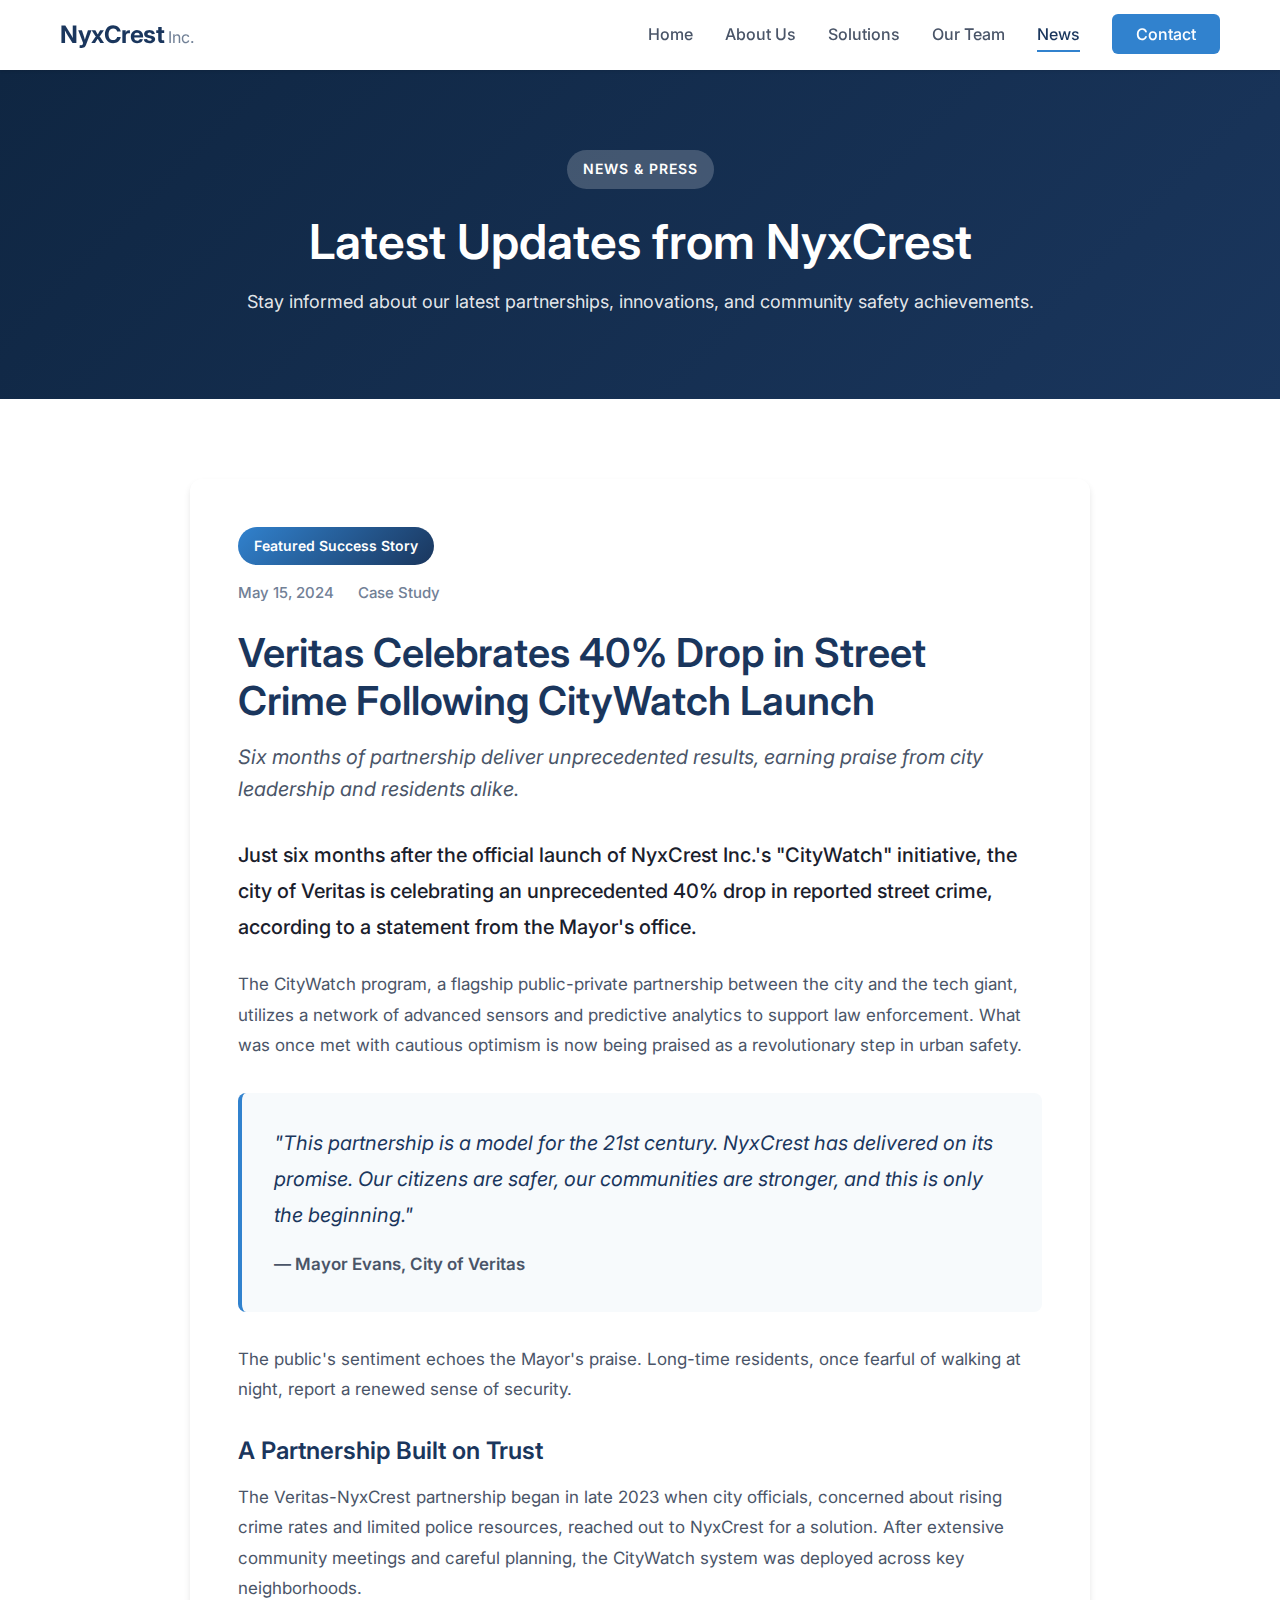
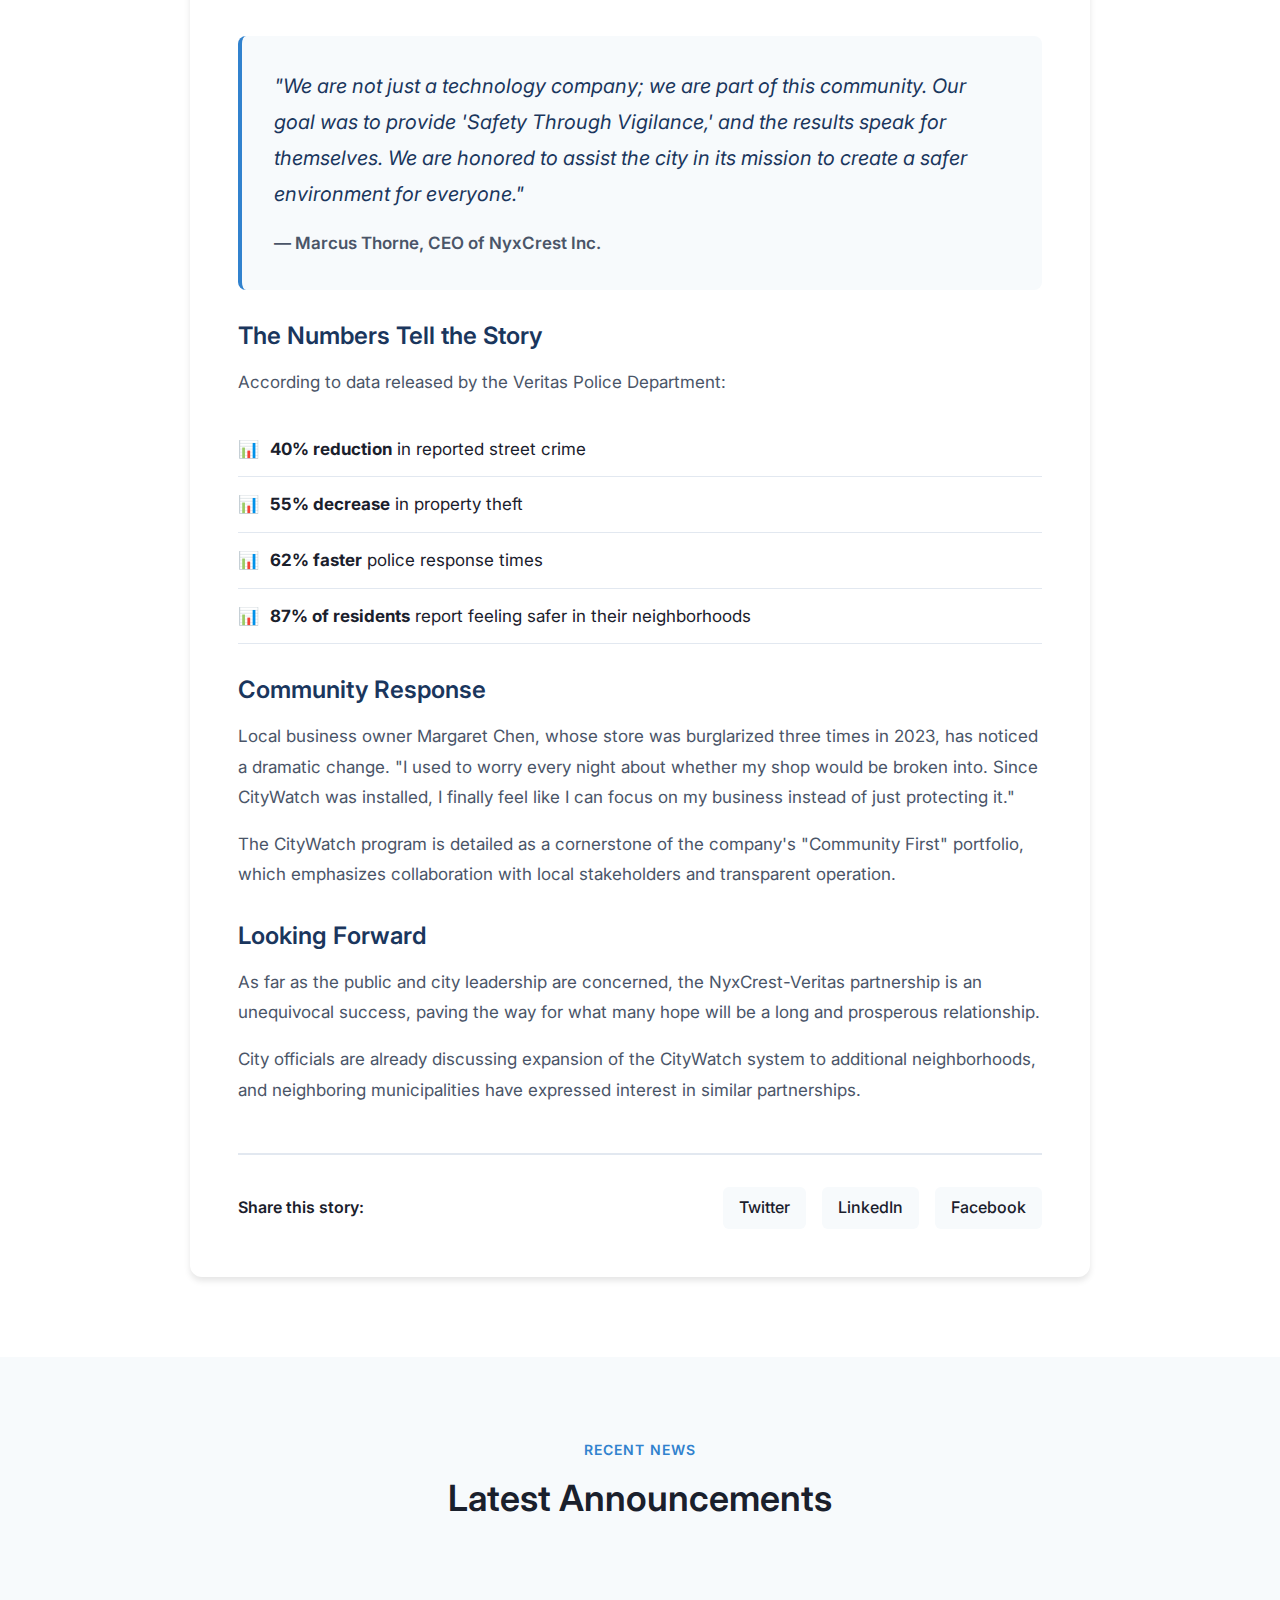
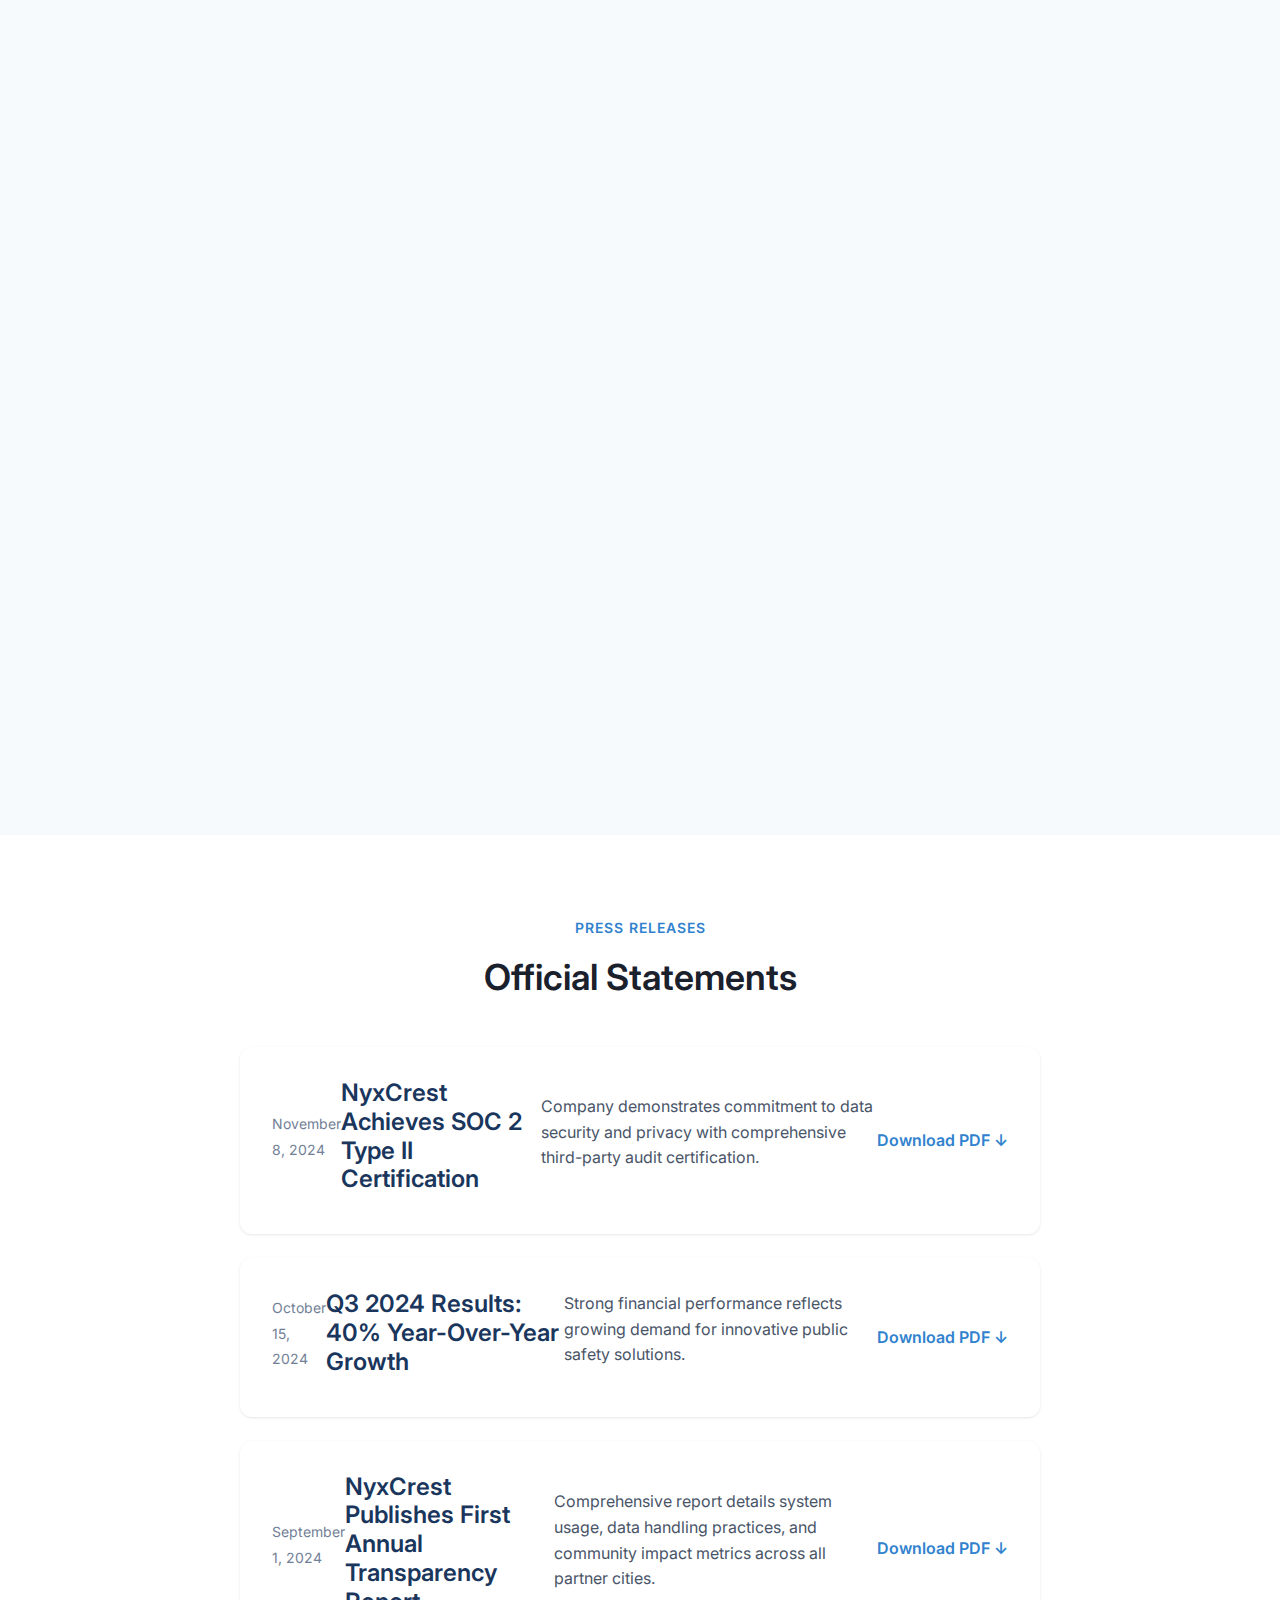
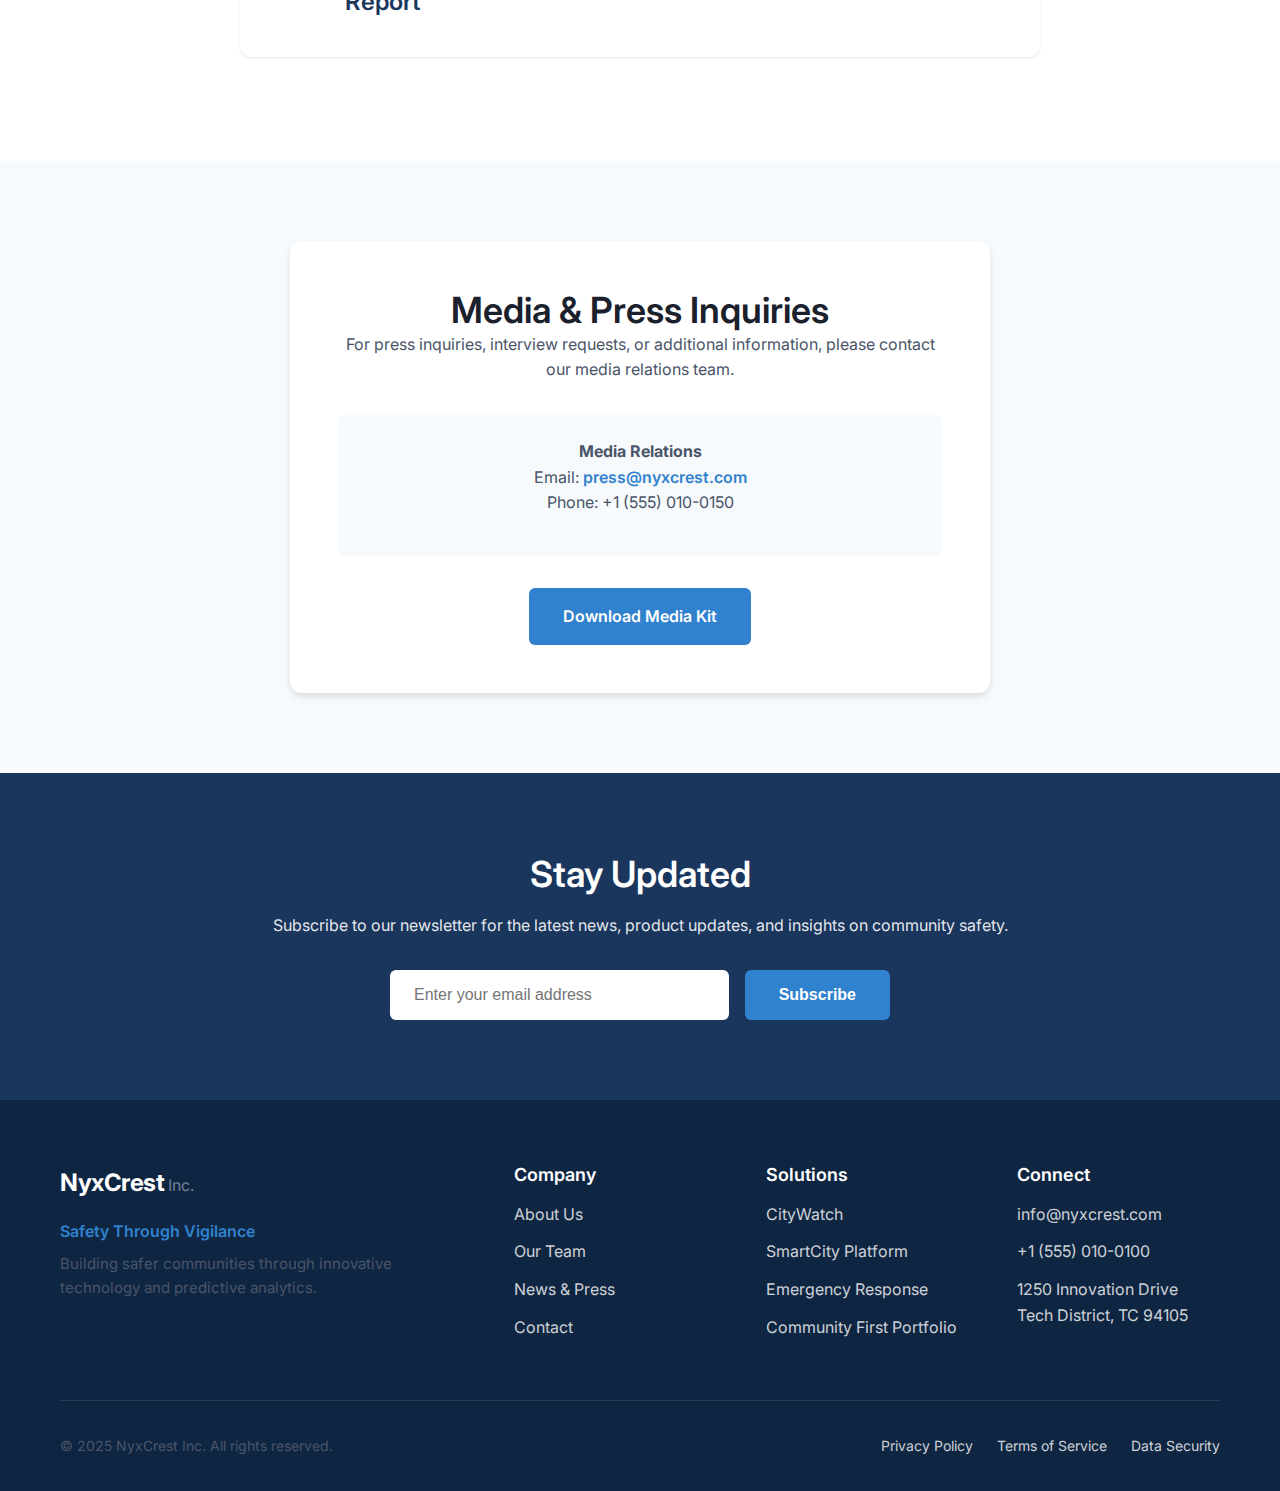
<file: news.html>
<!DOCTYPE html>
<html lang="en">
<head>
    <meta charset="UTF-8">
    <meta name="viewport" content="width=device-width, initial-scale=1.0">
    <title>News & Press - NyxCrest Inc.</title>
    <meta name="description" content="Latest news, press releases, and success stories from NyxCrest Inc.">
    <link rel="stylesheet" href="styles.css">
    <link rel="preconnect" href="https://fonts.googleapis.com">
    <link rel="preconnect" href="https://fonts.gstatic.com" crossorigin>
    <link href="https://fonts.googleapis.com/css2?family=Inter:wght@300;400;500;600;700&display=swap" rel="stylesheet">
</head>
<body>
    <!-- Navigation -->
    <nav class="navbar">
        <div class="container">
            <div class="nav-wrapper">
                <a href="index.html" class="logo">
                    <span class="logo-text">NyxCrest</span>
                    <span class="logo-tagline">Inc.</span>
                </a>
                <button class="mobile-menu-toggle" aria-label="Toggle menu">
                    <span></span>
                    <span></span>
                    <span></span>
                </button>
                <ul class="nav-menu">
                    <li><a href="index.html">Home</a></li>
                    <li><a href="about.html">About Us</a></li>
                    <li><a href="solutions.html">Solutions</a></li>
                    <li><a href="team.html">Our Team</a></li>
                    <li><a href="news.html" class="active">News</a></li>
                    <li><a href="contact.html" class="btn-contact">Contact</a></li>
                </ul>
            </div>
        </div>
    </nav>

    <!-- Page Header -->
    <section class="page-header">
        <div class="container">
            <div class="page-header-content">
                <span class="page-label">News & Press</span>
                <h1 class="page-title">Latest Updates from NyxCrest</h1>
                <p class="page-subtitle">Stay informed about our latest partnerships, innovations, and community safety achievements.</p>
            </div>
        </div>
    </section>

    <!-- Featured Story -->
    <section class="section">
        <div class="container">
            <div class="featured-article">
                <span class="article-badge featured-badge">Featured Success Story</span>
                <div class="article-meta">
                    <span class="article-date">May 15, 2024</span>
                    <span class="article-category">Case Study</span>
                </div>
                <h2 class="article-title-large">Veritas Celebrates 40% Drop in Street Crime Following CityWatch Launch</h2>
                <p class="article-subtitle">Six months of partnership deliver unprecedented results, earning praise from city leadership and residents alike.</p>
                
                <div class="article-content">
                    <p class="lead-paragraph">Just six months after the official launch of NyxCrest Inc.'s "CityWatch" initiative, the city of Veritas is celebrating an unprecedented 40% drop in reported street crime, according to a statement from the Mayor's office.</p>
                    
                    <p>The CityWatch program, a flagship public-private partnership between the city and the tech giant, utilizes a network of advanced sensors and predictive analytics to support law enforcement. What was once met with cautious optimism is now being praised as a revolutionary step in urban safety.</p>
                    
                    <div class="quote-block">
                        <blockquote>"This partnership is a model for the 21st century. NyxCrest has delivered on its promise. Our citizens are safer, our communities are stronger, and this is only the beginning."</blockquote>
                        <cite>— Mayor Evans, City of Veritas</cite>
                    </div>
                    
                    <p>The public's sentiment echoes the Mayor's praise. Long-time residents, once fearful of walking at night, report a renewed sense of security.</p>
                    
                    <h3>A Partnership Built on Trust</h3>
                    <p>The Veritas-NyxCrest partnership began in late 2023 when city officials, concerned about rising crime rates and limited police resources, reached out to NyxCrest for a solution. After extensive community meetings and careful planning, the CityWatch system was deployed across key neighborhoods.</p>
                    
                    <div class="quote-block">
                        <blockquote>"We are not just a technology company; we are part of this community. Our goal was to provide 'Safety Through Vigilance,' and the results speak for themselves. We are honored to assist the city in its mission to create a safer environment for everyone."</blockquote>
                        <cite>— Marcus Thorne, CEO of NyxCrest Inc.</cite>
                    </div>
                    
                    <h3>The Numbers Tell the Story</h3>
                    <p>According to data released by the Veritas Police Department:</p>
                    <ul class="stats-list">
                        <li><strong>40% reduction</strong> in reported street crime</li>
                        <li><strong>55% decrease</strong> in property theft</li>
                        <li><strong>62% faster</strong> police response times</li>
                        <li><strong>87% of residents</strong> report feeling safer in their neighborhoods</li>
                    </ul>
                    
                    <h3>Community Response</h3>
                    <p>Local business owner Margaret Chen, whose store was burglarized three times in 2023, has noticed a dramatic change. "I used to worry every night about whether my shop would be broken into. Since CityWatch was installed, I finally feel like I can focus on my business instead of just protecting it."</p>
                    
                    <p>The CityWatch program is detailed as a cornerstone of the company's "Community First" portfolio, which emphasizes collaboration with local stakeholders and transparent operation.</p>
                    
                    <h3>Looking Forward</h3>
                    <p>As far as the public and city leadership are concerned, the NyxCrest-Veritas partnership is an unequivocal success, paving the way for what many hope will be a long and prosperous relationship.</p>
                    
                    <p>City officials are already discussing expansion of the CityWatch system to additional neighborhoods, and neighboring municipalities have expressed interest in similar partnerships.</p>
                </div>
                
                <div class="article-footer">
                    <div class="share-label">Share this story:</div>
                    <div class="social-share">
                        <a href="#" class="share-btn">Twitter</a>
                        <a href="#" class="share-btn">LinkedIn</a>
                        <a href="#" class="share-btn">Facebook</a>
                    </div>
                </div>
            </div>
        </div>
    </section>

    <!-- Recent News -->
    <section class="section bg-light">
        <div class="container">
            <div class="section-header">
                <span class="section-label">Recent News</span>
                <h2 class="section-title">Latest Announcements</h2>
            </div>
            
            <div class="news-grid">
                <article class="news-card">
                    <div class="news-meta">
                        <span class="news-date">October 28, 2024</span>
                        <span class="news-category">Partnership</span>
                    </div>
                    <h3>NyxCrest Expands to Three New Cities</h3>
                    <p>Following the success in Veritas, NyxCrest announces partnerships with Riverside, Oakmont, and Port Haven, bringing CityWatch to an additional 2 million residents.</p>
                    <a href="#" class="news-link">Read More →</a>
                </article>

                <article class="news-card">
                    <div class="news-meta">
                        <span class="news-date">September 12, 2024</span>
                        <span class="news-category">Technology</span>
                    </div>
                    <h3>CityWatch 2.0 Introduces Enhanced AI Capabilities</h3>
                    <p>New machine learning algorithms improve prediction accuracy by 35%, setting new standards for proactive public safety technology.</p>
                    <a href="#" class="news-link">Read More →</a>
                </article>

                <article class="news-card">
                    <div class="news-meta">
                        <span class="news-date">August 5, 2024</span>
                        <span class="news-category">Recognition</span>
                    </div>
                    <h3>CEO Marcus Thorne Named "Tech Leader of the Year"</h3>
                    <p>Industry publication TechGov recognizes Marcus Thorne for innovations in public-private partnerships and community safety technology.</p>
                    <a href="#" class="news-link">Read More →</a>
                </article>

                <article class="news-card">
                    <div class="news-meta">
                        <span class="news-date">July 18, 2024</span>
                        <span class="news-category">Community</span>
                    </div>
                    <h3>NyxCrest Launches Community Advisory Board</h3>
                    <p>New initiative brings together community leaders, privacy advocates, and law enforcement to guide ethical deployment of safety technologies.</p>
                    <a href="#" class="news-link">Read More →</a>
                </article>

                <article class="news-card">
                    <div class="news-meta">
                        <span class="news-date">June 22, 2024</span>
                        <span class="news-category">Research</span>
                    </div>
                    <h3>Independent Study Validates CityWatch Effectiveness</h3>
                    <p>University research confirms significant crime reduction in cities using CityWatch, with minimal privacy concerns reported by residents.</p>
                    <a href="#" class="news-link">Read More →</a>
                </article>

                <article class="news-card">
                    <div class="news-meta">
                        <span class="news-date">May 30, 2024</span>
                        <span class="news-category">Company</span>
                    </div>
                    <h3>NyxCrest Opens New Research & Development Center</h3>
                    <p>State-of-the-art facility in Innovation District will house 200 engineers and data scientists working on next-generation safety solutions.</p>
                    <a href="#" class="news-link">Read More →</a>
                </article>
            </div>
        </div>
    </section>

    <!-- Press Releases -->
    <section class="section">
        <div class="container">
            <div class="section-header">
                <span class="section-label">Press Releases</span>
                <h2 class="section-title">Official Statements</h2>
            </div>
            
            <div class="press-releases">
                <div class="press-release">
                    <div class="press-meta">
                        <span class="press-date">November 8, 2024</span>
                    </div>
                    <h3>NyxCrest Achieves SOC 2 Type II Certification</h3>
                    <p>Company demonstrates commitment to data security and privacy with comprehensive third-party audit certification.</p>
                    <a href="#" class="press-download">Download PDF ↓</a>
                </div>

                <div class="press-release">
                    <div class="press-meta">
                        <span class="press-date">October 15, 2024</span>
                    </div>
                    <h3>Q3 2024 Results: 40% Year-Over-Year Growth</h3>
                    <p>Strong financial performance reflects growing demand for innovative public safety solutions.</p>
                    <a href="#" class="press-download">Download PDF ↓</a>
                </div>

                <div class="press-release">
                    <div class="press-meta">
                        <span class="press-date">September 1, 2024</span>
                    </div>
                    <h3>NyxCrest Publishes First Annual Transparency Report</h3>
                    <p>Comprehensive report details system usage, data handling practices, and community impact metrics across all partner cities.</p>
                    <a href="#" class="press-download">Download PDF ↓</a>
                </div>
            </div>
        </div>
    </section>

    <!-- Media Kit -->
    <section class="section bg-light">
        <div class="container">
            <div class="media-kit-section">
                <div class="media-kit-content">
                    <h2>Media & Press Inquiries</h2>
                    <p>For press inquiries, interview requests, or additional information, please contact our media relations team.</p>
                    <div class="media-contact">
                        <p><strong>Media Relations</strong><br>
                        Email: <a href="mailto:press@nyxcrest.com">press@nyxcrest.com</a><br>
                        Phone: +1 (555) 010-0150</p>
                    </div>
                    <a href="#" class="btn btn-primary">Download Media Kit</a>
                </div>
            </div>
        </div>
    </section>

    <!-- Newsletter Signup -->
    <section class="section newsletter-section">
        <div class="container">
            <div class="newsletter-content">
                <h2>Stay Updated</h2>
                <p>Subscribe to our newsletter for the latest news, product updates, and insights on community safety.</p>
                <form class="newsletter-form">
                    <input type="email" placeholder="Enter your email address" required>
                    <button type="submit" class="btn btn-primary">Subscribe</button>
                </form>
            </div>
        </div>
    </section>

    <!-- Footer -->
    <footer class="footer">
        <div class="container">
            <div class="footer-grid">
                <div class="footer-column">
                    <div class="footer-logo">
                        <span class="logo-text">NyxCrest</span>
                        <span class="logo-tagline">Inc.</span>
                    </div>
                    <p class="footer-tagline">Safety Through Vigilance</p>
                    <p class="footer-description">Building safer communities through innovative technology and predictive analytics.</p>
                </div>
                <div class="footer-column">
                    <h4>Company</h4>
                    <ul>
                        <li><a href="about.html">About Us</a></li>
                        <li><a href="team.html">Our Team</a></li>
                        <li><a href="news.html">News & Press</a></li>
                        <li><a href="contact.html">Contact</a></li>
                    </ul>
                </div>
                <div class="footer-column">
                    <h4>Solutions</h4>
                    <ul>
                        <li><a href="solutions.html">CityWatch</a></li>
                        <li><a href="solutions.html">SmartCity Platform</a></li>
                        <li><a href="solutions.html">Emergency Response</a></li>
                        <li><a href="solutions.html">Community First Portfolio</a></li>
                    </ul>
                </div>
                <div class="footer-column">
                    <h4>Connect</h4>
                    <ul>
                        <li><a href="mailto:info@nyxcrest.com">info@nyxcrest.com</a></li>
                        <li><a href="tel:+1-555-0100">+1 (555) 010-0100</a></li>
                        <li>1250 Innovation Drive<br>Tech District, TC 94105</li>
                    </ul>
                </div>
            </div>
            <div class="footer-bottom">
                <p>&copy; 2025 NyxCrest Inc. All rights reserved.</p>
                <ul class="footer-legal">
                    <li><a href="#">Privacy Policy</a></li>
                    <li><a href="#">Terms of Service</a></li>
                    <li><a href="#">Data Security</a></li>
                </ul>
            </div>
        </div>
    </footer>

    <script src="script.js"></script>
</body>
</html>
</file>
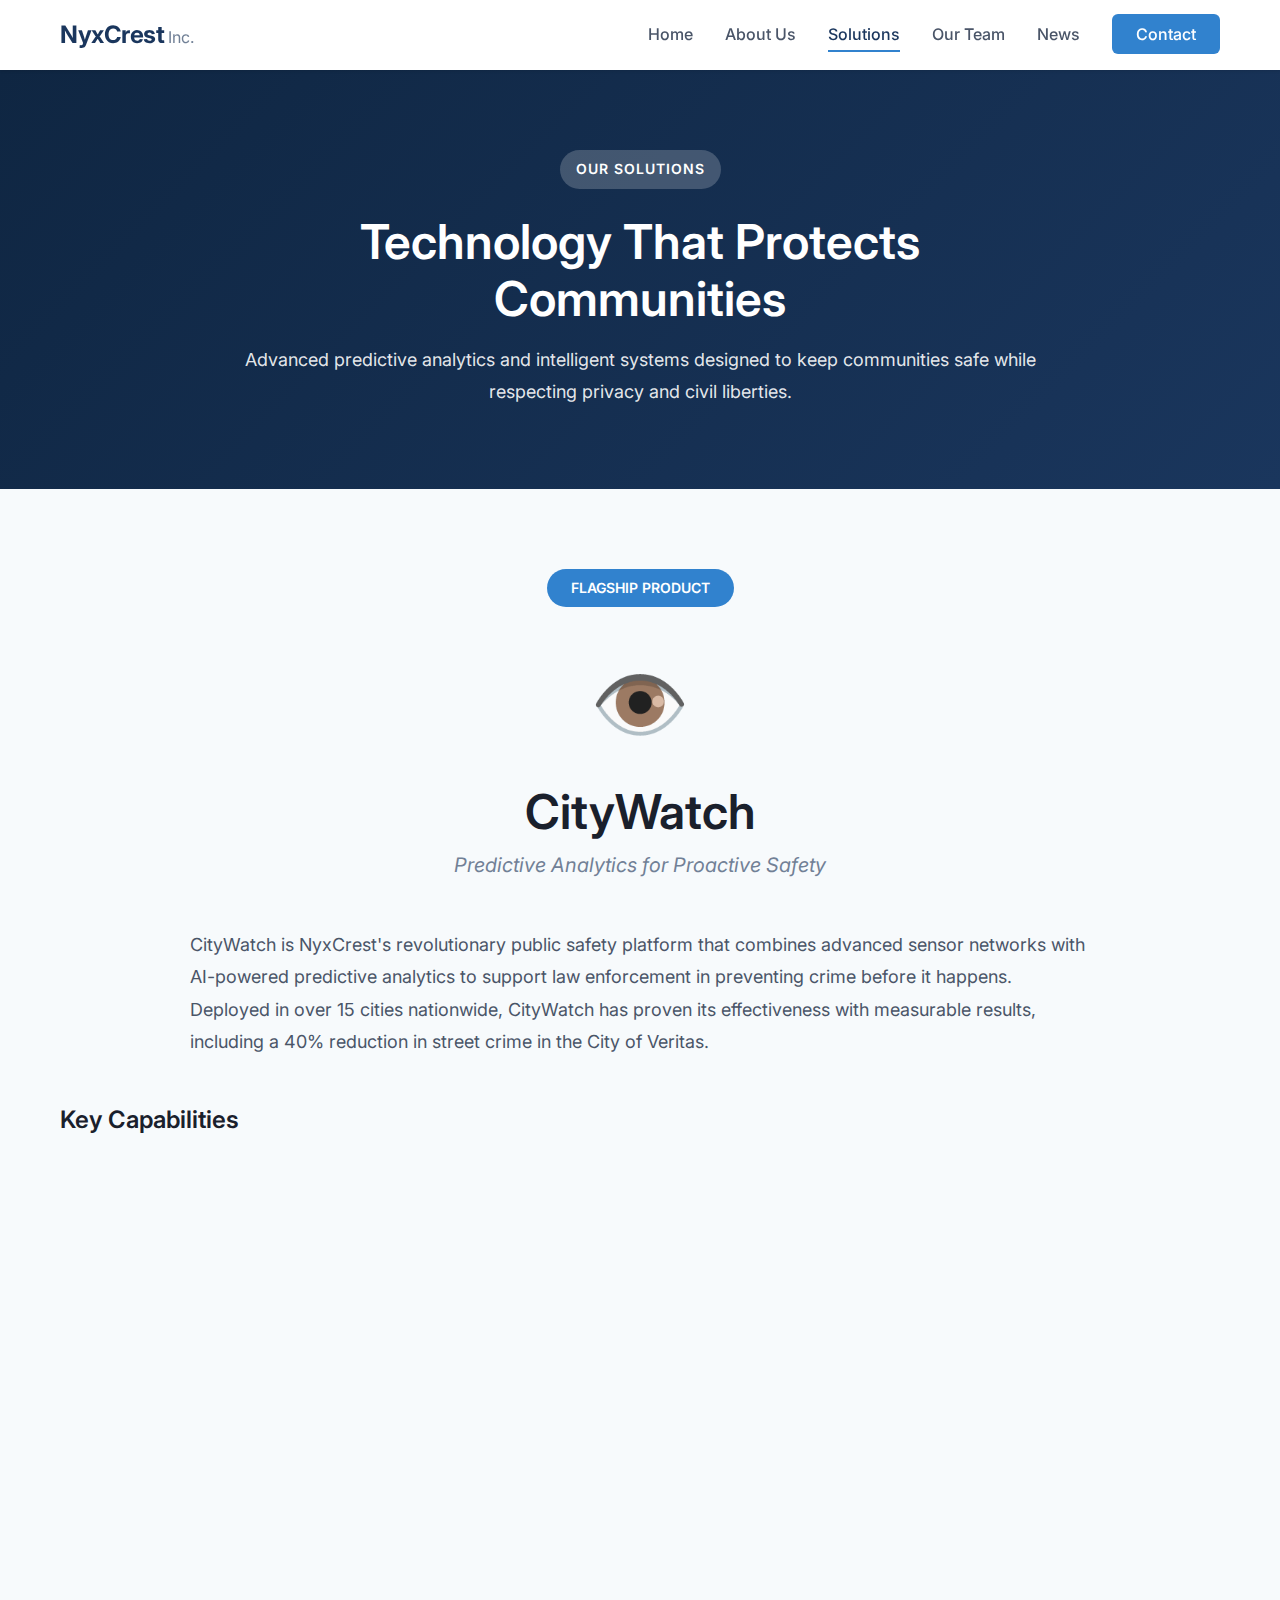
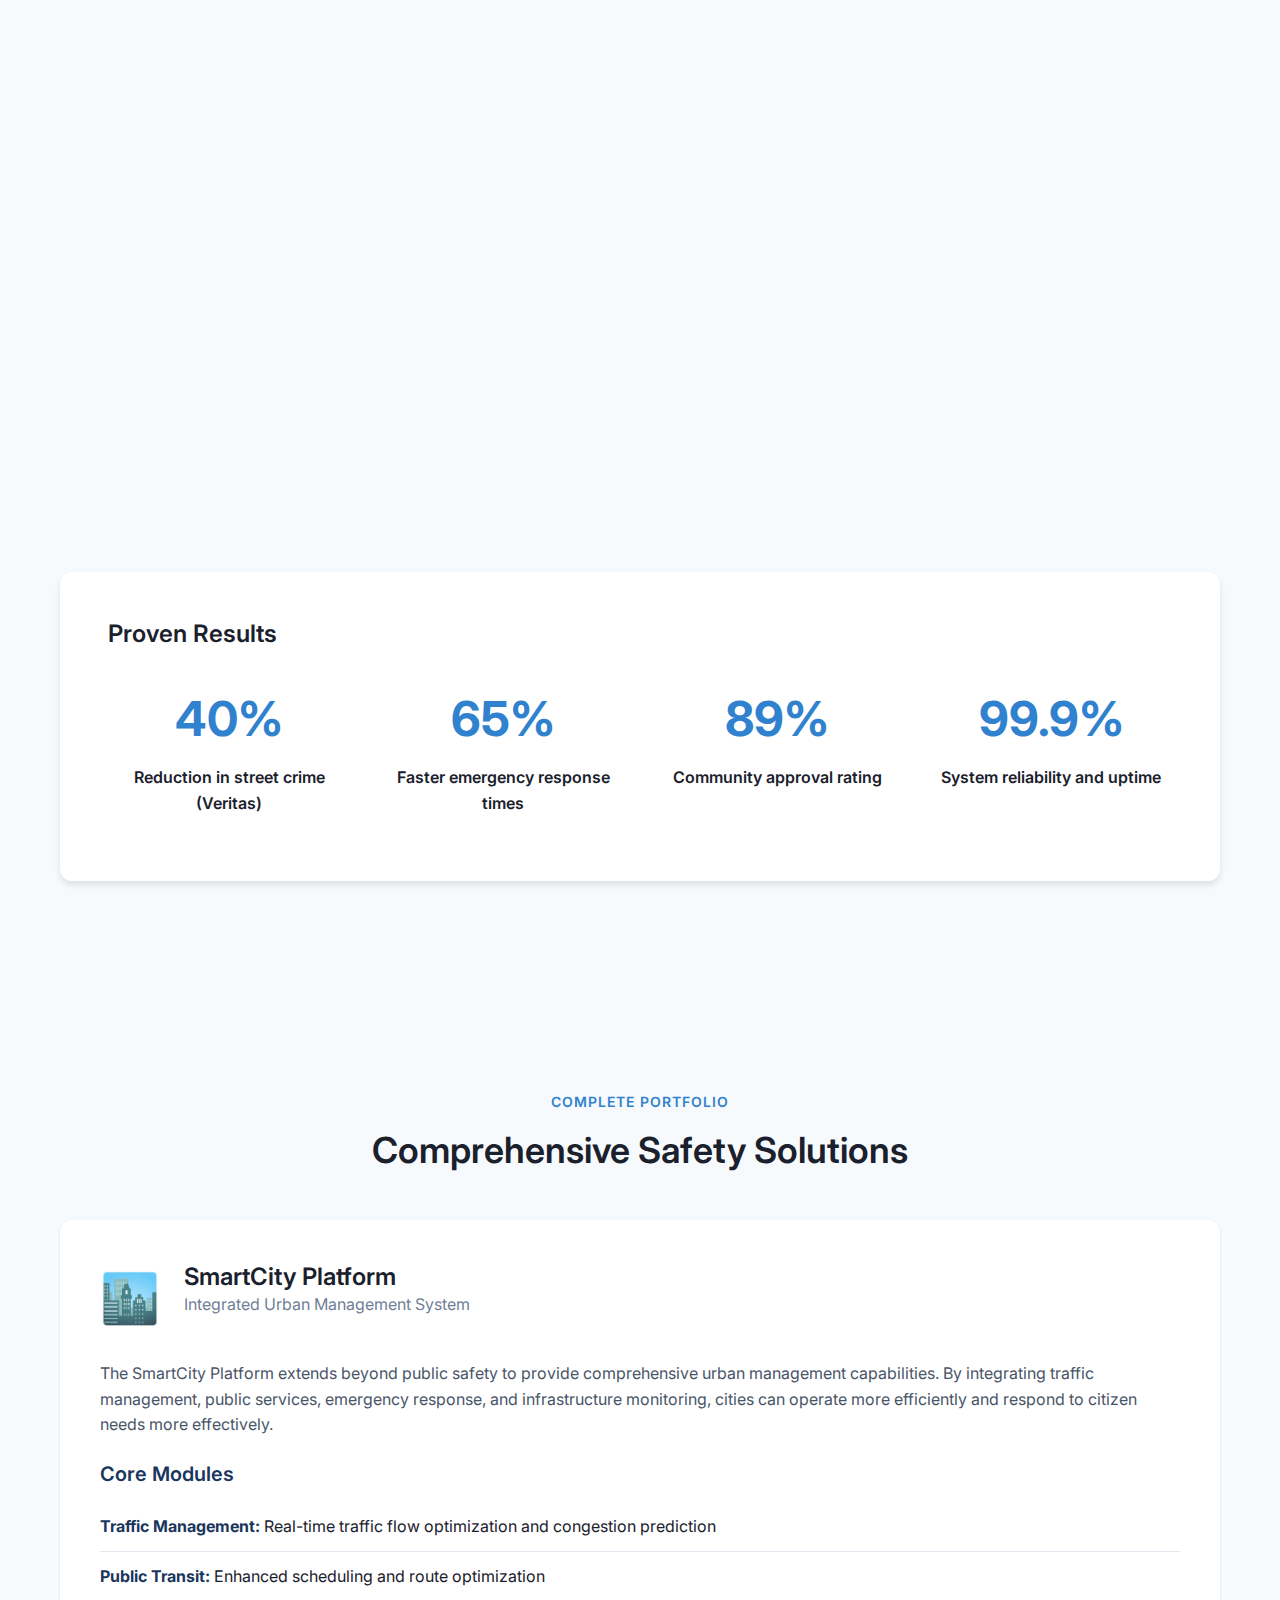
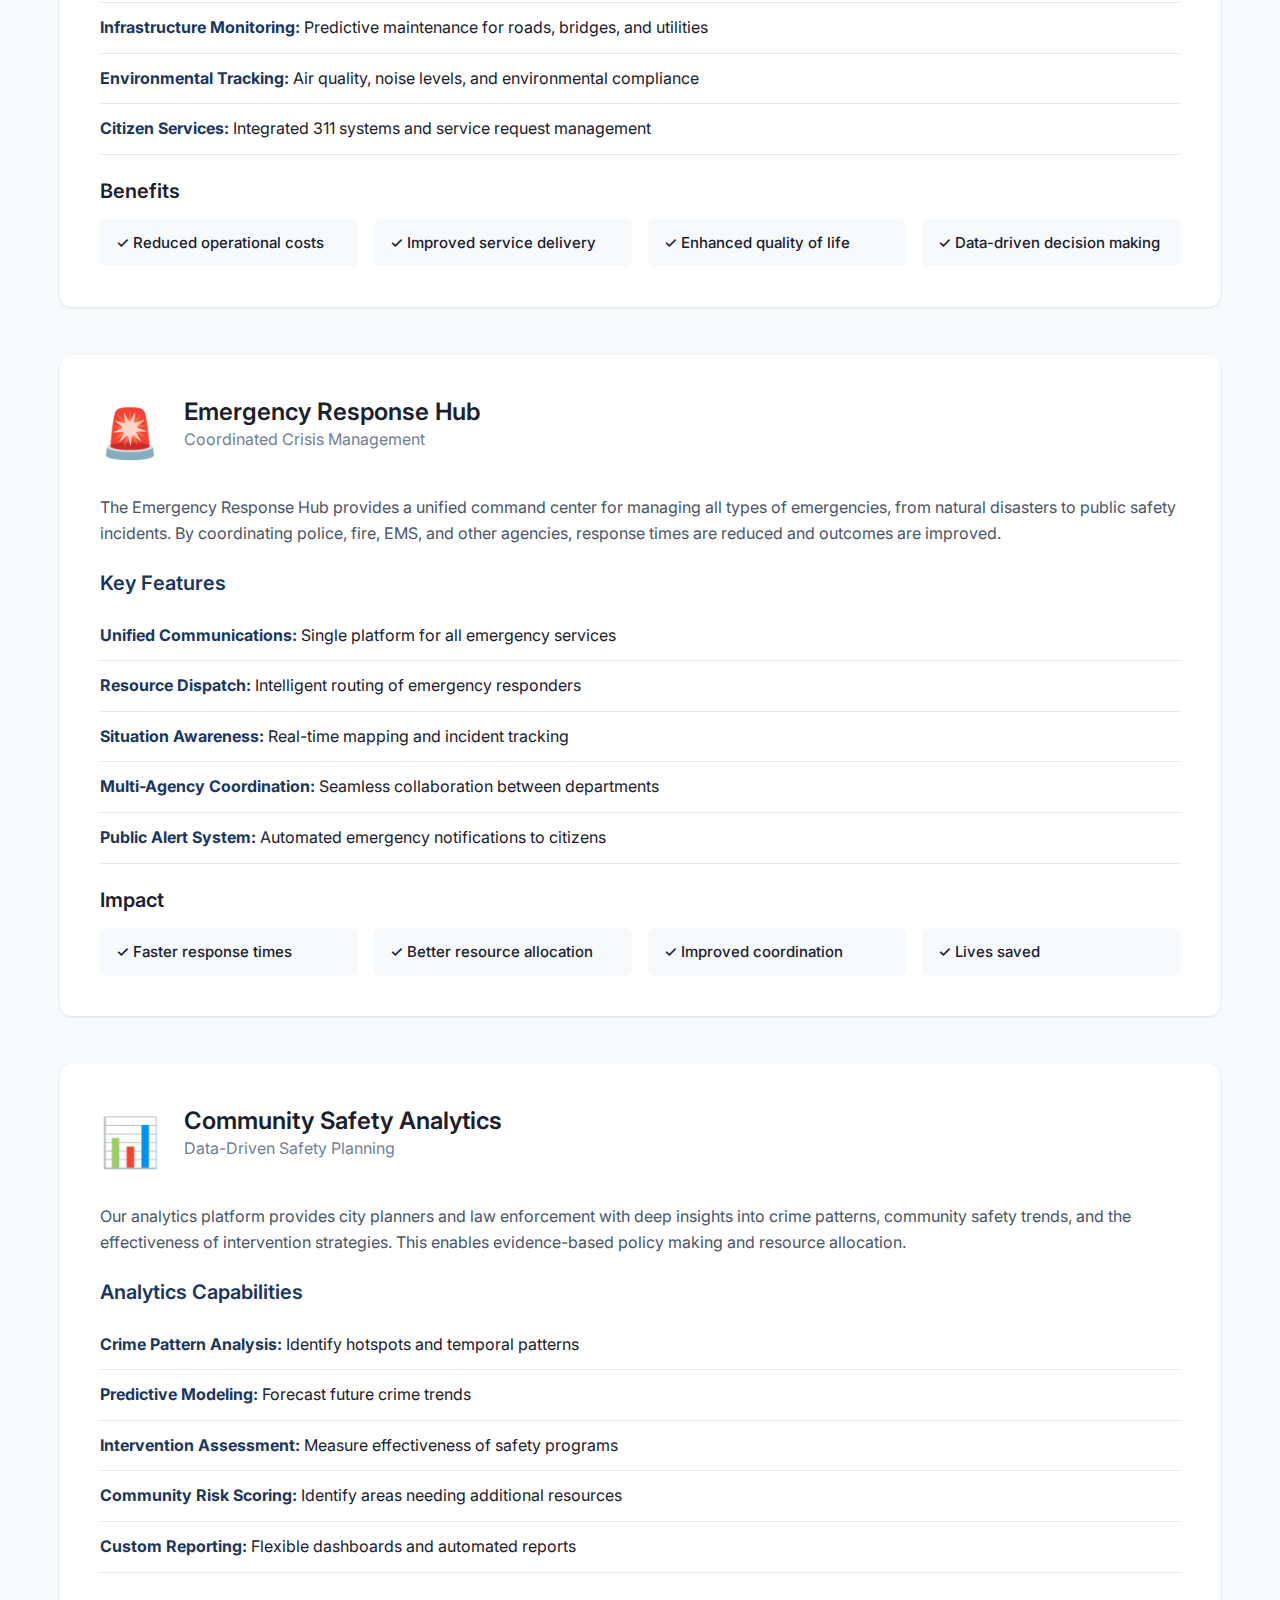
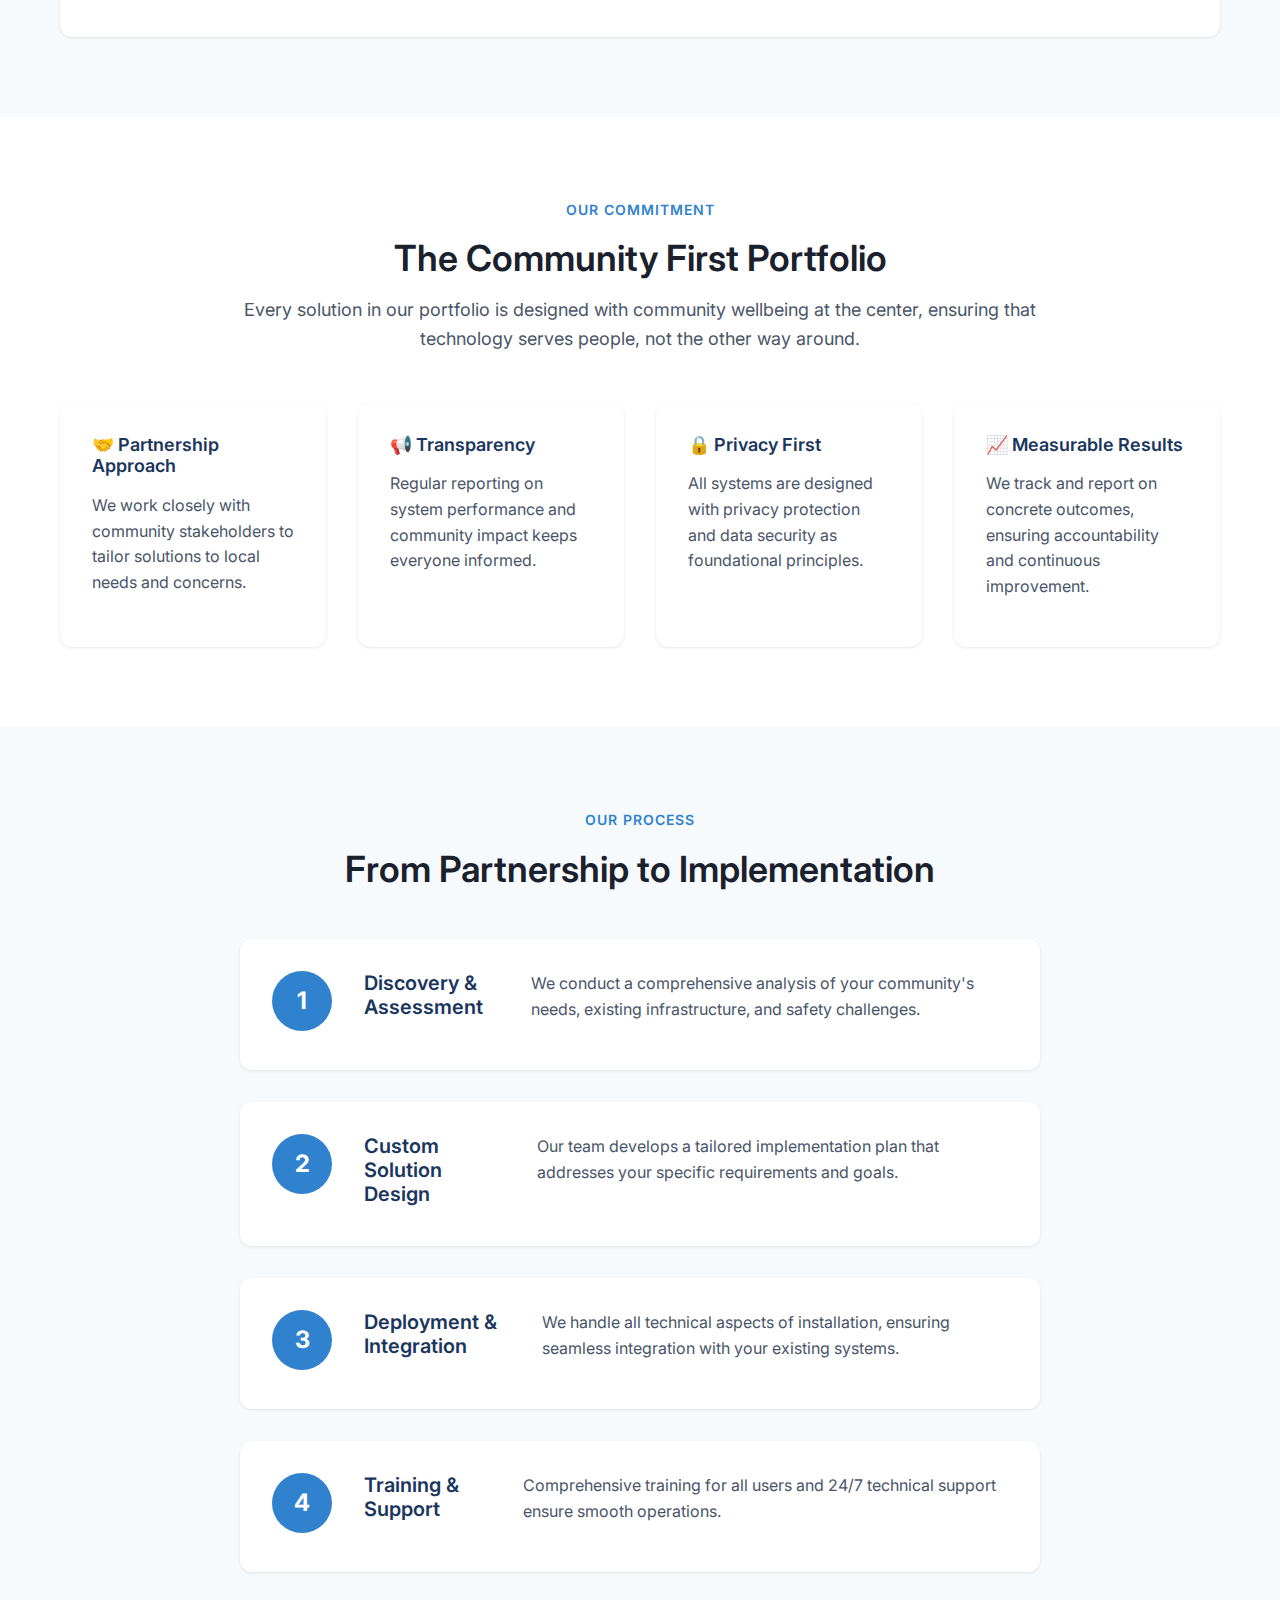
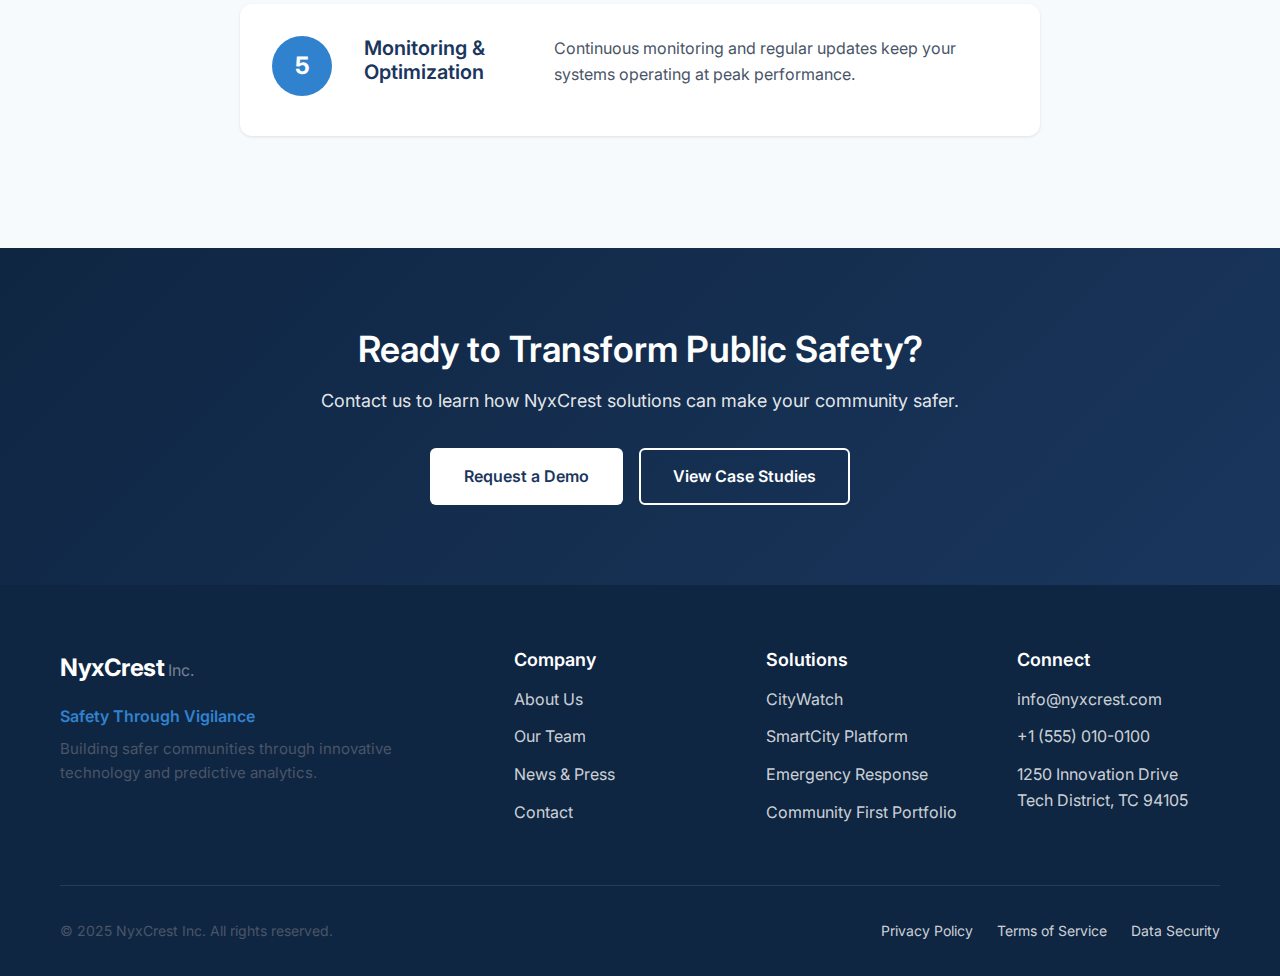
<file: solutions.html>
<!DOCTYPE html>
<html lang="en">
<head>
    <meta charset="UTF-8">
    <meta name="viewport" content="width=device-width, initial-scale=1.0">
    <title>Solutions - NyxCrest Inc.</title>
    <meta name="description" content="Explore NyxCrest's innovative safety solutions including CityWatch, SmartCity Platform, and Emergency Response systems.">
    <link rel="stylesheet" href="styles.css">
    <link rel="preconnect" href="https://fonts.googleapis.com">
    <link rel="preconnect" href="https://fonts.gstatic.com" crossorigin>
    <link href="https://fonts.googleapis.com/css2?family=Inter:wght@300;400;500;600;700&display=swap" rel="stylesheet">
</head>
<body>
    <!-- Navigation -->
    <nav class="navbar">
        <div class="container">
            <div class="nav-wrapper">
                <a href="index.html" class="logo">
                    <span class="logo-text">NyxCrest</span>
                    <span class="logo-tagline">Inc.</span>
                </a>
                <button class="mobile-menu-toggle" aria-label="Toggle menu">
                    <span></span>
                    <span></span>
                    <span></span>
                </button>
                <ul class="nav-menu">
                    <li><a href="index.html">Home</a></li>
                    <li><a href="about.html">About Us</a></li>
                    <li><a href="solutions.html" class="active">Solutions</a></li>
                    <li><a href="team.html">Our Team</a></li>
                    <li><a href="news.html">News</a></li>
                    <li><a href="contact.html" class="btn-contact">Contact</a></li>
                </ul>
            </div>
        </div>
    </nav>

    <!-- Page Header -->
    <section class="page-header">
        <div class="container">
            <div class="page-header-content">
                <span class="page-label">Our Solutions</span>
                <h1 class="page-title">Technology That Protects Communities</h1>
                <p class="page-subtitle">Advanced predictive analytics and intelligent systems designed to keep communities safe while respecting privacy and civil liberties.</p>
            </div>
        </div>
    </section>

    <!-- CityWatch - Flagship Product -->
    <section class="section product-showcase">
        <div class="container">
            <div class="product-header">
                <div class="product-badge-large">Flagship Product</div>
                <div class="product-icon-large">👁️</div>
                <h2 class="product-title-large">CityWatch</h2>
                <p class="product-tagline">Predictive Analytics for Proactive Safety</p>
            </div>
            
            <div class="product-intro">
                <p>CityWatch is NyxCrest's revolutionary public safety platform that combines advanced sensor networks with AI-powered predictive analytics to support law enforcement in preventing crime before it happens. Deployed in over 15 cities nationwide, CityWatch has proven its effectiveness with measurable results, including a 40% reduction in street crime in the City of Veritas.</p>
            </div>

            <div class="product-features-detailed">
                <h3>Key Capabilities</h3>
                <div class="features-grid-detailed">
                    <div class="feature-detailed">
                        <div class="feature-icon-large">📡</div>
                        <h4>Multi-Sensor Integration</h4>
                        <p>Our advanced sensor network combines visual, audio, and environmental data from thousands of strategically placed monitoring points throughout the city. The system seamlessly integrates with existing municipal infrastructure while providing comprehensive coverage of high-risk areas.</p>
                        <ul>
                            <li>High-resolution monitoring capabilities</li>
                            <li>Weather-resistant hardware</li>
                            <li>Low-latency data transmission</li>
                            <li>Automatic calibration and maintenance alerts</li>
                        </ul>
                    </div>

                    <div class="feature-detailed">
                        <div class="feature-icon-large">🤖</div>
                        <h4>Predictive Analytics Engine</h4>
                        <p>At the heart of CityWatch is our proprietary AI algorithm that analyzes patterns, identifies anomalies, and predicts potential incidents before they escalate. Machine learning models continuously improve accuracy based on real-world outcomes.</p>
                        <ul>
                            <li>Real-time threat assessment</li>
                            <li>Historical pattern analysis</li>
                            <li>Behavioral prediction modeling</li>
                            <li>Adaptive learning algorithms</li>
                        </ul>
                    </div>

                    <div class="feature-detailed">
                        <div class="feature-icon-large">🎯</div>
                        <h4>Actionable Intelligence</h4>
                        <p>CityWatch transforms raw data into clear, actionable insights for law enforcement. Our intuitive dashboard provides officers with the information they need to respond quickly and effectively to emerging situations.</p>
                        <ul>
                            <li>Priority-based alert system</li>
                            <li>Geographic heat mapping</li>
                            <li>Resource allocation recommendations</li>
                            <li>Incident prediction timelines</li>
                        </ul>
                    </div>

                    <div class="feature-detailed">
                        <div class="feature-icon-large">🔐</div>
                        <h4>Privacy & Compliance</h4>
                        <p>CityWatch is designed with privacy protection at its core. We employ advanced encryption, strict access controls, and comprehensive audit trails to ensure data is used responsibly and in compliance with all regulations.</p>
                        <ul>
                            <li>End-to-end encryption</li>
                            <li>Role-based access control</li>
                            <li>Complete audit logging</li>
                            <li>GDPR & privacy law compliance</li>
                        </ul>
                    </div>
                </div>
            </div>

            <div class="product-results">
                <h3>Proven Results</h3>
                <div class="results-stats">
                    <div class="result-stat">
                        <div class="result-number">40%</div>
                        <p>Reduction in street crime (Veritas)</p>
                    </div>
                    <div class="result-stat">
                        <div class="result-number">65%</div>
                        <p>Faster emergency response times</p>
                    </div>
                    <div class="result-stat">
                        <div class="result-number">89%</div>
                        <p>Community approval rating</p>
                    </div>
                    <div class="result-stat">
                        <div class="result-number">99.9%</div>
                        <p>System reliability and uptime</p>
                    </div>
                </div>
            </div>
        </div>
    </section>

    <!-- Other Solutions -->
    <section class="section bg-light">
        <div class="container">
            <div class="section-header">
                <span class="section-label">Complete Portfolio</span>
                <h2 class="section-title">Comprehensive Safety Solutions</h2>
            </div>

            <div class="solutions-detailed">
                <!-- SmartCity Platform -->
                <div class="solution-detailed">
                    <div class="solution-header">
                        <div class="solution-icon-med">🏙️</div>
                        <div>
                            <h3>SmartCity Platform</h3>
                            <p class="solution-subtitle">Integrated Urban Management System</p>
                        </div>
                    </div>
                    <div class="solution-content">
                        <p>The SmartCity Platform extends beyond public safety to provide comprehensive urban management capabilities. By integrating traffic management, public services, emergency response, and infrastructure monitoring, cities can operate more efficiently and respond to citizen needs more effectively.</p>
                        <div class="solution-features-list">
                            <h4>Core Modules</h4>
                            <ul>
                                <li><strong>Traffic Management:</strong> Real-time traffic flow optimization and congestion prediction</li>
                                <li><strong>Public Transit:</strong> Enhanced scheduling and route optimization</li>
                                <li><strong>Infrastructure Monitoring:</strong> Predictive maintenance for roads, bridges, and utilities</li>
                                <li><strong>Environmental Tracking:</strong> Air quality, noise levels, and environmental compliance</li>
                                <li><strong>Citizen Services:</strong> Integrated 311 systems and service request management</li>
                            </ul>
                        </div>
                        <div class="solution-benefits">
                            <h4>Benefits</h4>
                            <div class="benefits-grid">
                                <div class="benefit-item">✓ Reduced operational costs</div>
                                <div class="benefit-item">✓ Improved service delivery</div>
                                <div class="benefit-item">✓ Enhanced quality of life</div>
                                <div class="benefit-item">✓ Data-driven decision making</div>
                            </div>
                        </div>
                    </div>
                </div>

                <!-- Emergency Response Hub -->
                <div class="solution-detailed">
                    <div class="solution-header">
                        <div class="solution-icon-med">🚨</div>
                        <div>
                            <h3>Emergency Response Hub</h3>
                            <p class="solution-subtitle">Coordinated Crisis Management</p>
                        </div>
                    </div>
                    <div class="solution-content">
                        <p>The Emergency Response Hub provides a unified command center for managing all types of emergencies, from natural disasters to public safety incidents. By coordinating police, fire, EMS, and other agencies, response times are reduced and outcomes are improved.</p>
                        <div class="solution-features-list">
                            <h4>Key Features</h4>
                            <ul>
                                <li><strong>Unified Communications:</strong> Single platform for all emergency services</li>
                                <li><strong>Resource Dispatch:</strong> Intelligent routing of emergency responders</li>
                                <li><strong>Situation Awareness:</strong> Real-time mapping and incident tracking</li>
                                <li><strong>Multi-Agency Coordination:</strong> Seamless collaboration between departments</li>
                                <li><strong>Public Alert System:</strong> Automated emergency notifications to citizens</li>
                            </ul>
                        </div>
                        <div class="solution-benefits">
                            <h4>Impact</h4>
                            <div class="benefits-grid">
                                <div class="benefit-item">✓ Faster response times</div>
                                <div class="benefit-item">✓ Better resource allocation</div>
                                <div class="benefit-item">✓ Improved coordination</div>
                                <div class="benefit-item">✓ Lives saved</div>
                            </div>
                        </div>
                    </div>
                </div>

                <!-- Community Safety Analytics -->
                <div class="solution-detailed">
                    <div class="solution-header">
                        <div class="solution-icon-med">📊</div>
                        <div>
                            <h3>Community Safety Analytics</h3>
                            <p class="solution-subtitle">Data-Driven Safety Planning</p>
                        </div>
                    </div>
                    <div class="solution-content">
                        <p>Our analytics platform provides city planners and law enforcement with deep insights into crime patterns, community safety trends, and the effectiveness of intervention strategies. This enables evidence-based policy making and resource allocation.</p>
                        <div class="solution-features-list">
                            <h4>Analytics Capabilities</h4>
                            <ul>
                                <li><strong>Crime Pattern Analysis:</strong> Identify hotspots and temporal patterns</li>
                                <li><strong>Predictive Modeling:</strong> Forecast future crime trends</li>
                                <li><strong>Intervention Assessment:</strong> Measure effectiveness of safety programs</li>
                                <li><strong>Community Risk Scoring:</strong> Identify areas needing additional resources</li>
                                <li><strong>Custom Reporting:</strong> Flexible dashboards and automated reports</li>
                            </ul>
                        </div>
                    </div>
                </div>
            </div>
        </div>
    </section>

    <!-- Community First Portfolio -->
    <section class="section">
        <div class="container">
            <div class="section-header">
                <span class="section-label">Our Commitment</span>
                <h2 class="section-title">The Community First Portfolio</h2>
                <p class="section-description">Every solution in our portfolio is designed with community wellbeing at the center, ensuring that technology serves people, not the other way around.</p>
            </div>
            <div class="commitment-grid">
                <div class="commitment-card">
                    <h4>🤝 Partnership Approach</h4>
                    <p>We work closely with community stakeholders to tailor solutions to local needs and concerns.</p>
                </div>
                <div class="commitment-card">
                    <h4>📢 Transparency</h4>
                    <p>Regular reporting on system performance and community impact keeps everyone informed.</p>
                </div>
                <div class="commitment-card">
                    <h4>🔒 Privacy First</h4>
                    <p>All systems are designed with privacy protection and data security as foundational principles.</p>
                </div>
                <div class="commitment-card">
                    <h4>📈 Measurable Results</h4>
                    <p>We track and report on concrete outcomes, ensuring accountability and continuous improvement.</p>
                </div>
            </div>
        </div>
    </section>

    <!-- Implementation Process -->
    <section class="section bg-light">
        <div class="container">
            <div class="section-header">
                <span class="section-label">Our Process</span>
                <h2 class="section-title">From Partnership to Implementation</h2>
            </div>
            <div class="process-timeline">
                <div class="process-step">
                    <div class="process-number">1</div>
                    <h4>Discovery & Assessment</h4>
                    <p>We conduct a comprehensive analysis of your community's needs, existing infrastructure, and safety challenges.</p>
                </div>
                <div class="process-step">
                    <div class="process-number">2</div>
                    <h4>Custom Solution Design</h4>
                    <p>Our team develops a tailored implementation plan that addresses your specific requirements and goals.</p>
                </div>
                <div class="process-step">
                    <div class="process-number">3</div>
                    <h4>Deployment & Integration</h4>
                    <p>We handle all technical aspects of installation, ensuring seamless integration with your existing systems.</p>
                </div>
                <div class="process-step">
                    <div class="process-number">4</div>
                    <h4>Training & Support</h4>
                    <p>Comprehensive training for all users and 24/7 technical support ensure smooth operations.</p>
                </div>
                <div class="process-step">
                    <div class="process-number">5</div>
                    <h4>Monitoring & Optimization</h4>
                    <p>Continuous monitoring and regular updates keep your systems operating at peak performance.</p>
                </div>
            </div>
        </div>
    </section>

    <!-- CTA Section -->
    <section class="section cta-section">
        <div class="container">
            <div class="cta-content">
                <h2>Ready to Transform Public Safety?</h2>
                <p>Contact us to learn how NyxCrest solutions can make your community safer.</p>
                <div class="cta-buttons">
                    <a href="contact.html" class="btn btn-white">Request a Demo</a>
                    <a href="news.html" class="btn btn-outline-white">View Case Studies</a>
                </div>
            </div>
        </div>
    </section>

    <!-- Footer -->
    <footer class="footer">
        <div class="container">
            <div class="footer-grid">
                <div class="footer-column">
                    <div class="footer-logo">
                        <span class="logo-text">NyxCrest</span>
                        <span class="logo-tagline">Inc.</span>
                    </div>
                    <p class="footer-tagline">Safety Through Vigilance</p>
                    <p class="footer-description">Building safer communities through innovative technology and predictive analytics.</p>
                </div>
                <div class="footer-column">
                    <h4>Company</h4>
                    <ul>
                        <li><a href="about.html">About Us</a></li>
                        <li><a href="team.html">Our Team</a></li>
                        <li><a href="news.html">News & Press</a></li>
                        <li><a href="contact.html">Contact</a></li>
                    </ul>
                </div>
                <div class="footer-column">
                    <h4>Solutions</h4>
                    <ul>
                        <li><a href="solutions.html">CityWatch</a></li>
                        <li><a href="solutions.html">SmartCity Platform</a></li>
                        <li><a href="solutions.html">Emergency Response</a></li>
                        <li><a href="solutions.html">Community First Portfolio</a></li>
                    </ul>
                </div>
                <div class="footer-column">
                    <h4>Connect</h4>
                    <ul>
                        <li><a href="mailto:info@nyxcrest.com">info@nyxcrest.com</a></li>
                        <li><a href="tel:+1-555-0100">+1 (555) 010-0100</a></li>
                        <li>1250 Innovation Drive<br>Tech District, TC 94105</li>
                    </ul>
                </div>
            </div>
            <div class="footer-bottom">
                <p>&copy; 2025 NyxCrest Inc. All rights reserved.</p>
                <ul class="footer-legal">
                    <li><a href="#">Privacy Policy</a></li>
                    <li><a href="#">Terms of Service</a></li>
                    <li><a href="#">Data Security</a></li>
                </ul>
            </div>
        </div>
    </footer>

    <script src="script.js"></script>
</body>
</html>
</file>
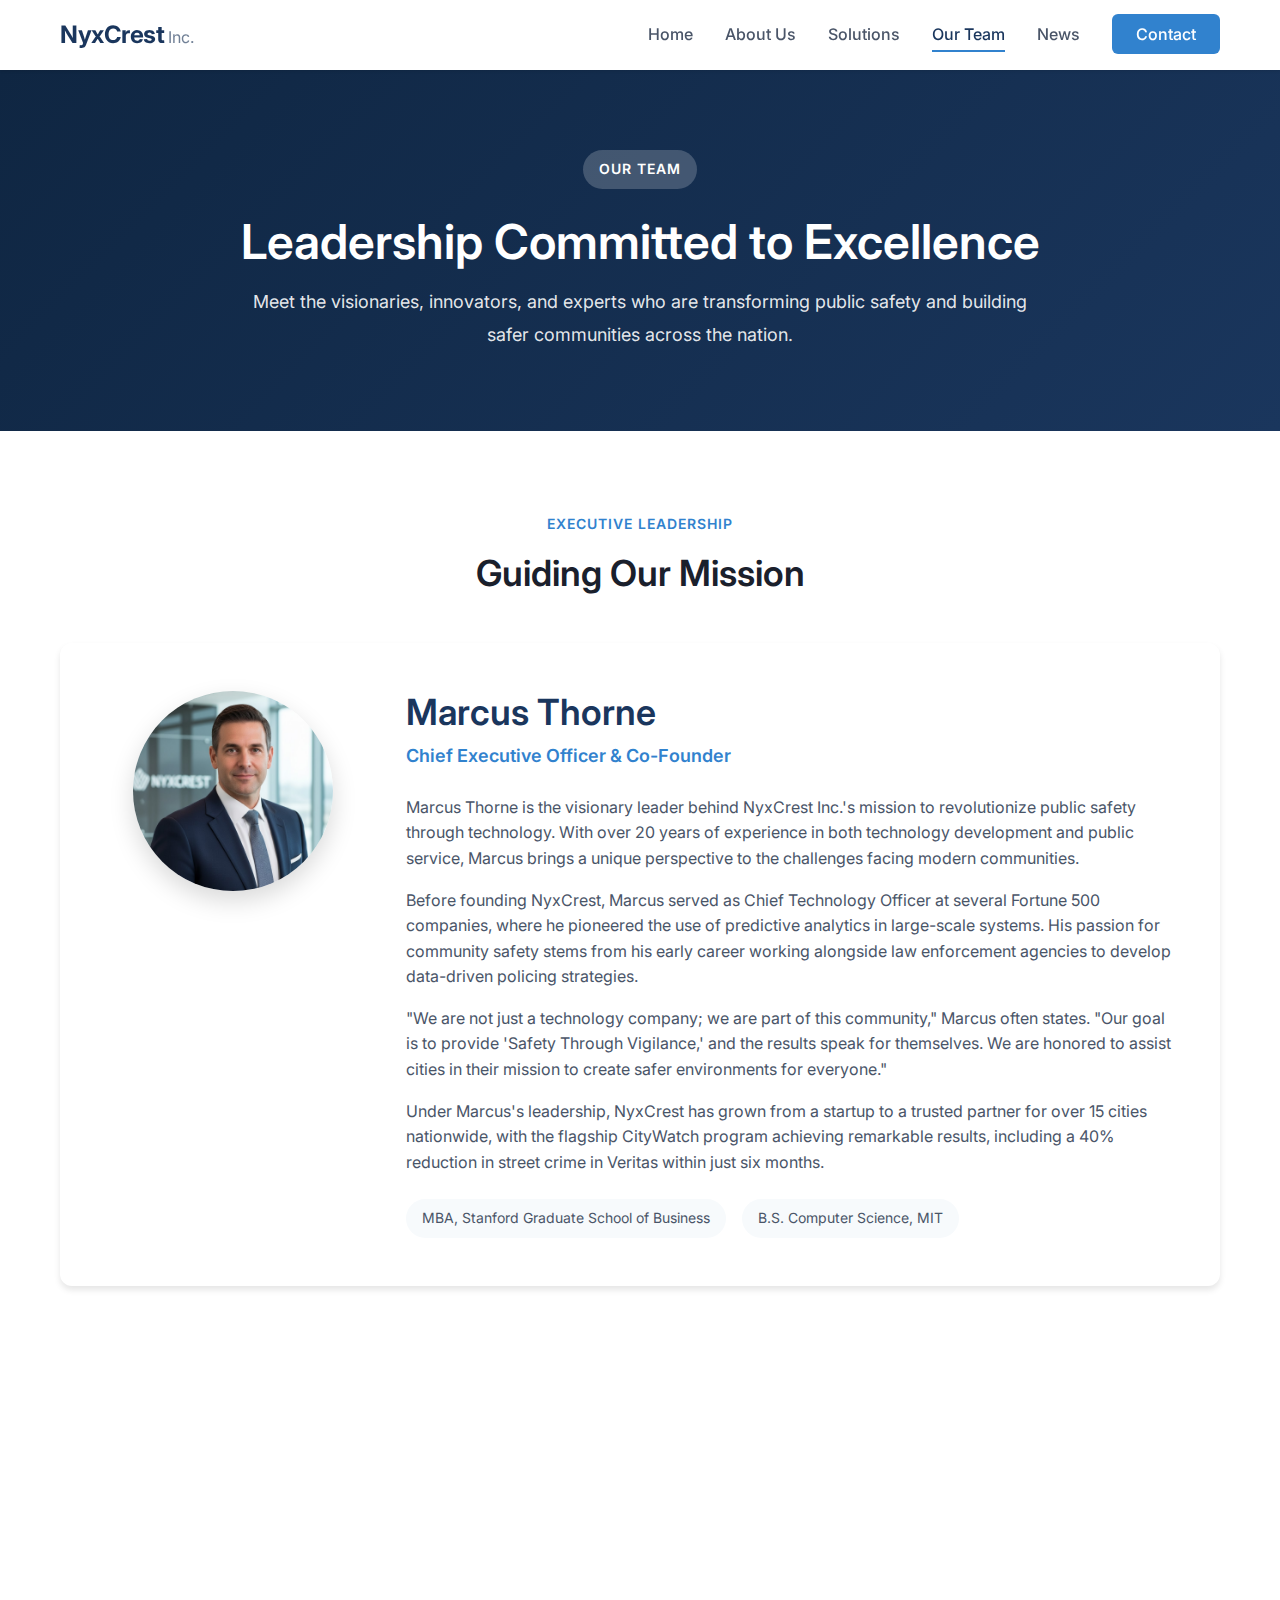
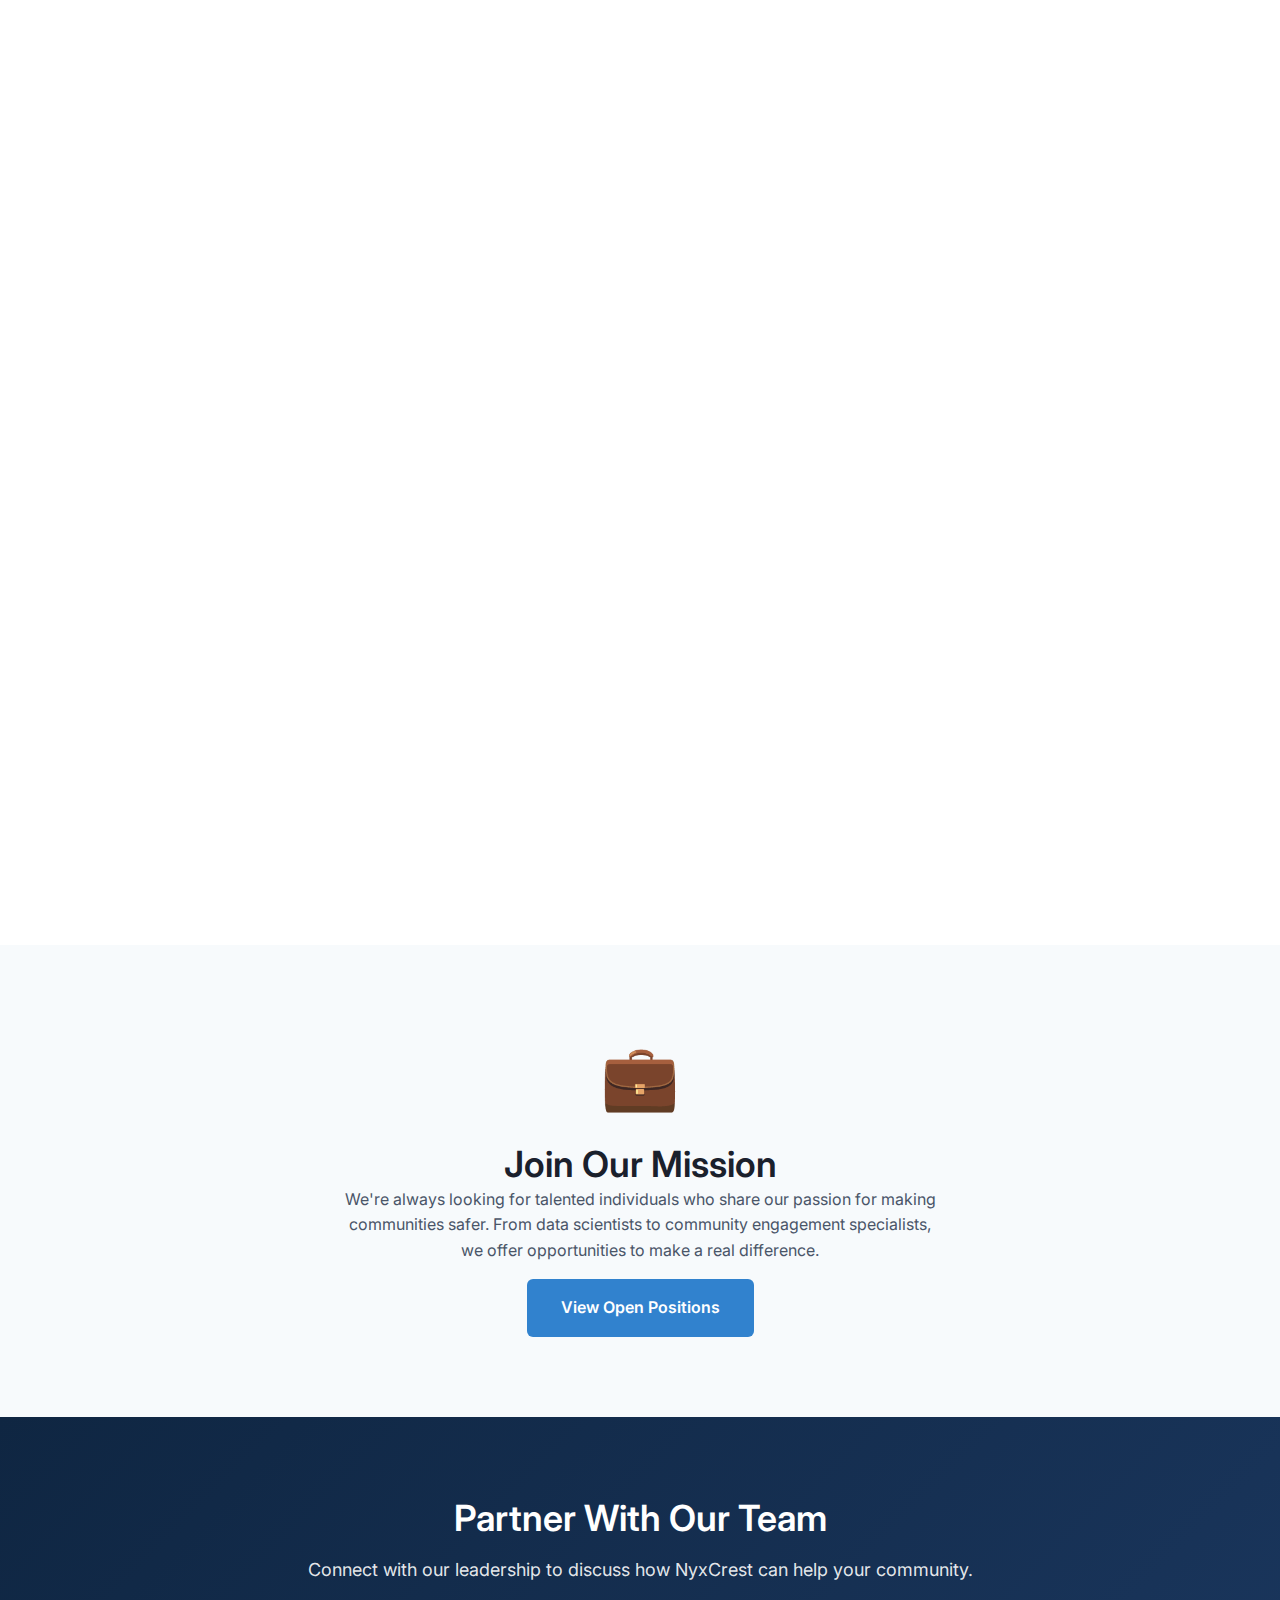
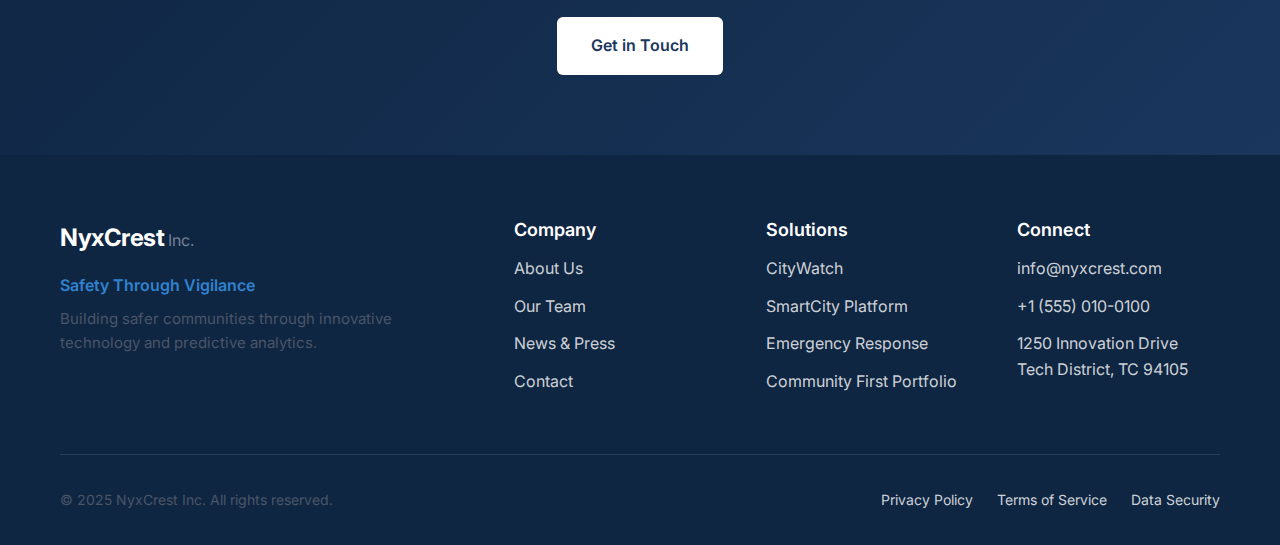
<file: team.html>
<!DOCTYPE html>
<html lang="en">
<head>
    <meta charset="UTF-8">
    <meta name="viewport" content="width=device-width, initial-scale=1.0">
    <title>Meet Our Team - NyxCrest Inc.</title>
    <meta name="description" content="Meet the leadership team at NyxCrest Inc., dedicated professionals committed to building safer communities.">
    <link rel="stylesheet" href="styles.css">
    <link rel="preconnect" href="https://fonts.googleapis.com">
    <link rel="preconnect" href="https://fonts.gstatic.com" crossorigin>
    <link href="https://fonts.googleapis.com/css2?family=Inter:wght@300;400;500;600;700&display=swap" rel="stylesheet">
</head>
<body>
    <!-- Navigation -->
    <nav class="navbar">
        <div class="container">
            <div class="nav-wrapper">
                <a href="index.html" class="logo">
                    <span class="logo-text">NyxCrest</span>
                    <span class="logo-tagline">Inc.</span>
                </a>
                <button class="mobile-menu-toggle" aria-label="Toggle menu">
                    <span></span>
                    <span></span>
                    <span></span>
                </button>
                <ul class="nav-menu">
                    <li><a href="index.html">Home</a></li>
                    <li><a href="about.html">About Us</a></li>
                    <li><a href="solutions.html">Solutions</a></li>
                    <li><a href="team.html" class="active">Our Team</a></li>
                    <li><a href="news.html">News</a></li>
                    <li><a href="contact.html" class="btn-contact">Contact</a></li>
                </ul>
            </div>
        </div>
    </nav>

    <!-- Page Header -->
    <section class="page-header">
        <div class="container">
            <div class="page-header-content">
                <span class="page-label">Our Team</span>
                <h1 class="page-title">Leadership Committed to Excellence</h1>
                <p class="page-subtitle">Meet the visionaries, innovators, and experts who are transforming public safety and building safer communities across the nation.</p>
            </div>
        </div>
    </section>

    <!-- Executive Leadership -->
    <section class="section">
        <div class="container">
            <div class="section-header">
                <span class="section-label">Executive Leadership</span>
                <h2 class="section-title">Guiding Our Mission</h2>
            </div>
            
            <!-- CEO Profile - Featured -->
            <div class="team-member-featured">
                <div class="member-image">
                    <img src="images/team/marcus.jpg" alt="Marcus Thorne" class="member-photo">
                    <!-- <div class="member-avatar">MT</div> -->
                </div>
                <div class="member-info">
                    <h2>Marcus Thorne</h2>
                    <p class="member-role">Chief Executive Officer & Co-Founder</p>
                    <div class="member-bio">
                        <p>Marcus Thorne is the visionary leader behind NyxCrest Inc.'s mission to revolutionize public safety through technology. With over 20 years of experience in both technology development and public service, Marcus brings a unique perspective to the challenges facing modern communities.</p>
                        <p>Before founding NyxCrest, Marcus served as Chief Technology Officer at several Fortune 500 companies, where he pioneered the use of predictive analytics in large-scale systems. His passion for community safety stems from his early career working alongside law enforcement agencies to develop data-driven policing strategies.</p>
                        <p>"We are not just a technology company; we are part of this community," Marcus often states. "Our goal is to provide 'Safety Through Vigilance,' and the results speak for themselves. We are honored to assist cities in their mission to create safer environments for everyone."</p>
                        <p>Under Marcus's leadership, NyxCrest has grown from a startup to a trusted partner for over 15 cities nationwide, with the flagship CityWatch program achieving remarkable results, including a 40% reduction in street crime in Veritas within just six months.</p>
                    </div>
                    <div class="member-credentials">
                        <span class="credential">MBA, Stanford Graduate School of Business</span>
                        <span class="credential">B.S. Computer Science, MIT</span>
                    </div>
                </div>
            </div>

            <!-- Other Executives -->
            <div class="team-grid">
                <div class="team-member">
                    <img src="images/team/rachel.jpg" alt="Dr. Rachel Morrison" class="member-photo">
                    <!-- <div class="member-avatar">DR</div> -->
                    <h3>Dr. Rachel Morrison</h3>
                    <p class="member-role">Chief Technology Officer</p>
                    <p class="member-description">Dr. Morrison leads NyxCrest's research and development efforts. With a Ph.D. in Artificial Intelligence from Carnegie Mellon, she has published over 50 papers on predictive analytics and machine learning. Rachel's work on the CityWatch algorithm has set new standards in threat detection accuracy.</p>
                    <div class="member-credentials">
                        <span class="credential">Ph.D. AI, Carnegie Mellon</span>
                    </div>
                </div>

                <div class="team-member">
                    <img src="images/team/james.jpg" alt="James Chen" class="member-photo">
                    <!-- <div class="member-avatar">JC</div> -->
                    <h3>James Chen</h3>
                    <p class="member-role">Chief Operating Officer</p>
                    <p class="member-description">James oversees all operational aspects of NyxCrest's deployments, ensuring seamless integration with municipal systems. With 15 years of experience in government contracting and urban infrastructure, he has been instrumental in building partnerships with cities nationwide.</p>
                    <div class="member-credentials">
                        <span class="credential">MBA, Harvard Business School</span>
                    </div>
                </div>

                <div class="team-member">
                    <img src="images/team/sarah.jpg" alt="Sarah Kaplan" class="member-photo">
                    <!-- <div class="member-avatar">SK</div> -->
                    <h3>Sarah Kaplan</h3>
                    <p class="member-role">Chief Legal Officer & Head of Compliance</p>
                    <p class="member-description">Sarah ensures that all NyxCrest operations comply with privacy regulations and ethical standards. A former federal prosecutor, she brings deep expertise in data protection law and civil liberties, making her a crucial voice in responsible technology deployment.</p>
                    <div class="member-credentials">
                        <span class="credential">J.D., Yale Law School</span>
                    </div>
                </div>

                <div class="team-member">
                    <img src="images/team/michael.jpg" alt="Michael Patterson" class="member-photo">
                    <!-- <div class="member-avatar">MP</div> -->
                    <h3>Michael Patterson</h3>
                    <p class="member-role">Chief Strategy Officer</p>
                    <p class="member-description">Michael shapes NyxCrest's long-term vision and market expansion strategy. Previously a management consultant specializing in public-sector transformation, he identifies opportunities for innovation and growth while maintaining the company's community-first approach.</p>
                    <div class="member-credentials">
                        <span class="credential">MBA, Wharton School</span>
                    </div>
                </div>

                <div class="team-member">
                    <img src="images/team/lisa.jpg" alt="Chief Lisa Park" class="member-photo">
                    <!-- <div class="member-avatar">LP</div> -->
                    <h3>Chief Lisa Park (Ret.)</h3>
                    <p class="member-role">Head of Community Relations</p>
                    <p class="member-description">Retired Police Chief Lisa Park brings 30 years of law enforcement experience to NyxCrest. She works directly with police departments and community organizations to ensure that our solutions meet real-world needs and build trust between technology and the people it serves.</p>
                    <div class="member-credentials">
                        <span class="credential">Retired Police Chief</span>
                    </div>
                </div>

                <div class="team-member">
                    <img src="images/team/amara.jpg" alt="Dr. Amara Voss" class="member-photo">
                    <!-- <div class="member-avatar">AV</div> -->
                    <h3>Dr. Amara Voss</h3>
                    <p class="member-role">Chief Data Scientist</p>
                    <p class="member-description">Dr. Voss leads NyxCrest's data science team, developing the sophisticated algorithms that power our predictive analytics. Her background in statistical modeling and behavioral science enables the creation of systems that can anticipate and prevent criminal activity with unprecedented accuracy.</p>
                    <div class="member-credentials">
                        <span class="credential">Ph.D. Statistics, UC Berkeley</span>
                    </div>
                </div>
            </div>
        </div>
    </section>

    <!-- Join Our Team -->
    <section class="section careers-cta">
        <div class="container">
            <div class="careers-content">
                <div class="careers-icon">💼</div>
                <h2>Join Our Mission</h2>
                <p>We're always looking for talented individuals who share our passion for making communities safer. From data scientists to community engagement specialists, we offer opportunities to make a real difference.</p>
                <a href="contact.html" class="btn btn-primary">View Open Positions</a>
            </div>
        </div>
    </section>

    <!-- CTA Section -->
    <section class="section cta-section">
        <div class="container">
            <div class="cta-content">
                <h2>Partner With Our Team</h2>
                <p>Connect with our leadership to discuss how NyxCrest can help your community.</p>
                <a href="contact.html" class="btn btn-white">Get in Touch</a>
            </div>
        </div>
    </section>

    <!-- Footer -->
    <footer class="footer">
        <div class="container">
            <div class="footer-grid">
                <div class="footer-column">
                    <div class="footer-logo">
                        <span class="logo-text">NyxCrest</span>
                        <span class="logo-tagline">Inc.</span>
                    </div>
                    <p class="footer-tagline">Safety Through Vigilance</p>
                    <p class="footer-description">Building safer communities through innovative technology and predictive analytics.</p>
                </div>
                <div class="footer-column">
                    <h4>Company</h4>
                    <ul>
                        <li><a href="about.html">About Us</a></li>
                        <li><a href="team.html">Our Team</a></li>
                        <li><a href="news.html">News & Press</a></li>
                        <li><a href="contact.html">Contact</a></li>
                    </ul>
                </div>
                <div class="footer-column">
                    <h4>Solutions</h4>
                    <ul>
                        <li><a href="solutions.html">CityWatch</a></li>
                        <li><a href="solutions.html">SmartCity Platform</a></li>
                        <li><a href="solutions.html">Emergency Response</a></li>
                        <li><a href="solutions.html">Community First Portfolio</a></li>
                    </ul>
                </div>
                <div class="footer-column">
                    <h4>Connect</h4>
                    <ul>
                        <li><a href="mailto:info@nyxcrest.com">info@nyxcrest.com</a></li>
                        <li><a href="tel:+1-555-0100">+1 (555) 010-0100</a></li>
                        <li>1250 Innovation Drive<br>Tech District, TC 94105</li>
                    </ul>
                </div>
            </div>
            <div class="footer-bottom">
                <p>&copy; 2025 NyxCrest Inc. All rights reserved.</p>
                <ul class="footer-legal">
                    <li><a href="#">Privacy Policy</a></li>
                    <li><a href="#">Terms of Service</a></li>
                    <li><a href="#">Data Security</a></li>
                </ul>
            </div>
        </div>
    </footer>

    <script src="script.js"></script>
</body>
</html>
</file>
<file: styles.css>
/* ========================================
   NyxCrest Inc. - Website Styles
   ======================================== */

/* === Reset & Base Styles === */
* {
    margin: 0;
    padding: 0;
    box-sizing: border-box;
}

:root {
    --primary-color: #1a365d;
    --primary-dark: #0f2642;
    --primary-light: #2d4a7c;
    --accent-color: #3182ce;
    --accent-hover: #2c5aa0;
    --text-dark: #1a202c;
    --text-medium: #4a5568;
    --text-light: #718096;
    --bg-light: #f7fafc;
    --bg-white: #ffffff;
    --border-color: #e2e8f0;
    --success-color: #38a169;
    --warning-color: #d69e2e;
    --shadow-sm: 0 1px 3px rgba(0, 0, 0, 0.1);
    --shadow-md: 0 4px 6px rgba(0, 0, 0, 0.1);
    --shadow-lg: 0 10px 25px rgba(0, 0, 0, 0.15);
}

body {
    font-family: 'Inter', -apple-system, BlinkMacSystemFont, 'Segoe UI', sans-serif;
    color: var(--text-dark);
    line-height: 1.6;
    font-size: 16px;
    background: var(--bg-white);
    overflow-x: hidden;
}

.container {
    max-width: 1200px;
    margin: 0 auto;
    padding: 0 20px;
}

img {
    max-width: 100%;
    height: auto;
    display: block;
}

a {
    text-decoration: none;
    color: inherit;
    transition: color 0.3s ease;
}

/* === Typography === */
h1, h2, h3, h4, h5, h6 {
    font-weight: 600;
    line-height: 1.2;
    color: var(--text-dark);
}

h1 {
    font-size: 3rem;
}

h2 {
    font-size: 2.25rem;
}

h3 {
    font-size: 1.5rem;
}

h4 {
    font-size: 1.25rem;
}

p {
    margin-bottom: 1rem;
    color: var(--text-medium);
}

/* === Navigation === */
.navbar {
    background: var(--bg-white);
    box-shadow: var(--shadow-sm);
    position: sticky;
    top: 0;
    z-index: 1000;
    padding: 1rem 0;
}

.nav-wrapper {
    display: flex;
    justify-content: space-between;
    align-items: center;
}

.logo {
    display: flex;
    align-items: baseline;
    font-size: 1.5rem;
    font-weight: 700;
    color: var(--primary-color);
}

.logo-text {
    letter-spacing: -0.5px;
}

.logo-tagline {
    margin-left: 4px;
    font-size: 1rem;
    font-weight: 400;
    color: var(--text-light);
}

.nav-menu {
    display: flex;
    list-style: none;
    gap: 2rem;
    align-items: center;
}

.nav-menu a {
    color: var(--text-medium);
    font-weight: 500;
    padding: 0.5rem 0;
    position: relative;
    transition: color 0.3s ease;
}

.nav-menu a:hover,
.nav-menu a.active {
    color: var(--primary-color);
}

.nav-menu a.active::after {
    content: '';
    position: absolute;
    bottom: 0;
    left: 0;
    width: 100%;
    height: 2px;
    background: var(--accent-color);
}

.btn-contact {
    background: var(--accent-color);
    color: white !important;
    padding: 0.625rem 1.5rem !important;
    border-radius: 6px;
    transition: background 0.3s ease;
}

.btn-contact:hover {
    background: var(--accent-hover);
}

.btn-contact.active {
    background: var(--primary-color);
}

.mobile-menu-toggle {
    display: none;
    flex-direction: column;
    gap: 4px;
    background: none;
    border: none;
    cursor: pointer;
    padding: 0.5rem;
}

.mobile-menu-toggle span {
    width: 24px;
    height: 2px;
    background: var(--text-dark);
    transition: all 0.3s ease;
}

/* === Buttons === */
.btn {
    display: inline-block;
    padding: 0.875rem 2rem;
    font-weight: 600;
    border-radius: 6px;
    transition: all 0.3s ease;
    border: 2px solid transparent;
    cursor: pointer;
    text-align: center;
    font-size: 1rem;
}

.btn-primary {
    background: var(--accent-color);
    color: white;
}

.btn-primary:hover {
    background: var(--accent-hover);
    transform: translateY(-2px);
    box-shadow: var(--shadow-md);
}

.btn-secondary {
    background: transparent;
    color: var(--primary-color);
    border: 2px solid var(--primary-color);
}

.btn-secondary:hover {
    background: var(--primary-color);
    color: white;
}

.btn-white {
    background: white;
    color: var(--primary-color);
}

.btn-white:hover {
    background: var(--bg-light);
    transform: translateY(-2px);
}

.btn-outline-white {
    background: transparent;
    color: white;
    border: 2px solid white;
}

.btn-outline-white:hover {
    background: white;
    color: var(--primary-color);
}

.btn-large {
    padding: 1rem 2.5rem;
    font-size: 1.125rem;
}

/* === Hero Section === */
.hero {
    position: relative;
    background: linear-gradient(135deg, var(--primary-dark) 0%, var(--primary-color) 100%);
    color: white;
    padding: 8rem 0 6rem;
    overflow: hidden;
}

.hero::before {
    content: '';
    position: absolute;
    top: 0;
    left: 0;
    right: 0;
    bottom: 0;
    background: url('data:image/svg+xml,<svg width="100" height="100" xmlns="http://www.w3.org/2000/svg"><defs><pattern id="grid" width="40" height="40" patternUnits="userSpaceOnUse"><path d="M 40 0 L 0 0 0 40" fill="none" stroke="rgba(255,255,255,0.05)" stroke-width="1"/></pattern></defs><rect width="100" height="100" fill="url(%23grid)"/></svg>');
    opacity: 0.5;
}

.hero-content {
    position: relative;
    z-index: 1;
    max-width: 800px;
    text-align: center;
    margin: 0 auto;
}

.hero-title {
    font-size: 3.5rem;
    font-weight: 700;
    margin-bottom: 1.5rem;
    color: white;
}

.hero-subtitle {
    font-size: 1.25rem;
    margin-bottom: 2.5rem;
    color: rgba(255, 255, 255, 0.9);
    line-height: 1.8;
}

.hero-buttons {
    display: flex;
    gap: 1.5rem;
    justify-content: center;
    flex-wrap: wrap;
}

/* === Page Header === */
.page-header {
    background: linear-gradient(135deg, var(--primary-dark) 0%, var(--primary-color) 100%);
    color: white;
    padding: 5rem 0 4rem;
    text-align: center;
}

.page-header-content {
    max-width: 800px;
    margin: 0 auto;
}

.page-label {
    display: inline-block;
    background: rgba(255, 255, 255, 0.2);
    padding: 0.5rem 1rem;
    border-radius: 20px;
    font-size: 0.875rem;
    font-weight: 600;
    margin-bottom: 1.5rem;
    text-transform: uppercase;
    letter-spacing: 1px;
}

.page-title {
    font-size: 3rem;
    margin-bottom: 1rem;
    color: white;
}

.page-subtitle {
    font-size: 1.125rem;
    color: rgba(255, 255, 255, 0.9);
    line-height: 1.8;
}

/* === Sections === */
.section {
    padding: 5rem 0;
}

.bg-light {
    background: var(--bg-light);
}

.section-header {
    text-align: center;
    max-width: 800px;
    margin: 0 auto 3rem;
}

.section-label {
    display: inline-block;
    color: var(--accent-color);
    font-weight: 600;
    font-size: 0.875rem;
    text-transform: uppercase;
    letter-spacing: 1px;
    margin-bottom: 1rem;
}

.section-title {
    margin-bottom: 1rem;
}

.section-description {
    font-size: 1.125rem;
    color: var(--text-medium);
}

/* === Stats Section === */
.stats-section {
    background: var(--bg-light);
    padding: 3rem 0;
}

.stats-grid {
    display: grid;
    grid-template-columns: repeat(auto-fit, minmax(250px, 1fr));
    gap: 2rem;
}

.stat-card {
    background: white;
    padding: 2rem;
    text-align: center;
    border-radius: 12px;
    box-shadow: var(--shadow-sm);
    transition: transform 0.3s ease, box-shadow 0.3s ease;
}

.stat-card:hover {
    transform: translateY(-5px);
    box-shadow: var(--shadow-md);
}

.stat-number {
    font-size: 3rem;
    font-weight: 700;
    color: var(--accent-color);
    margin-bottom: 0.5rem;
}

.stat-label {
    font-size: 1.125rem;
    font-weight: 600;
    color: var(--text-dark);
    margin-bottom: 0.25rem;
}

.stat-location {
    font-size: 0.875rem;
    color: var(--text-light);
}

/* === Two Column Layout === */
.two-column-layout {
    display: grid;
    grid-template-columns: repeat(auto-fit, minmax(300px, 1fr));
    gap: 3rem;
    margin-top: 2rem;
}

.column h3 {
    margin-bottom: 1rem;
    color: var(--primary-color);
}

/* === Feature List === */
.feature-list {
    display: flex;
    flex-direction: column;
    gap: 1.5rem;
}

.feature-item {
    display: flex;
    gap: 1rem;
}

.feature-icon {
    font-size: 2rem;
    flex-shrink: 0;
}

.feature-content h4 {
    margin-bottom: 0.5rem;
}

/* === Solutions Grid === */
.solutions-grid {
    display: grid;
    grid-template-columns: repeat(auto-fit, minmax(300px, 1fr));
    gap: 2rem;
    margin-top: 2rem;
}

.solution-card {
    background: white;
    padding: 2rem;
    border-radius: 12px;
    box-shadow: var(--shadow-sm);
    transition: transform 0.3s ease, box-shadow 0.3s ease;
    position: relative;
}

.solution-card:hover {
    transform: translateY(-5px);
    box-shadow: var(--shadow-md);
}

.solution-card.featured {
    background: linear-gradient(135deg, var(--primary-color), var(--primary-light));
    color: white;
    grid-column: 1 / -1;
}

.solution-card.featured * {
    color: white;
}

.solution-badge {
    display: inline-block;
    background: var(--accent-color);
    color: white;
    padding: 0.375rem 0.875rem;
    border-radius: 20px;
    font-size: 0.75rem;
    font-weight: 600;
    margin-bottom: 1rem;
    text-transform: uppercase;
}

.solution-icon {
    font-size: 3rem;
    margin-bottom: 1rem;
}

.solution-card h3 {
    margin-bottom: 1rem;
}

.solution-features {
    list-style: none;
    margin: 1.5rem 0;
}

.solution-features li {
    padding: 0.5rem 0;
    padding-left: 1.5rem;
    position: relative;
}

.solution-features li::before {
    content: '✓';
    position: absolute;
    left: 0;
    color: var(--success-color);
    font-weight: bold;
}

.solution-card.featured .solution-features li::before {
    color: rgba(255, 255, 255, 0.8);
}

.solution-link {
    display: inline-block;
    margin-top: 1rem;
    font-weight: 600;
    color: var(--accent-color);
}

.solution-card.featured .solution-link {
    color: white;
}

/* === Success Story === */
.success-story {
    background: linear-gradient(135deg, rgba(26, 54, 93, 0.05), rgba(49, 130, 206, 0.05));
}

.success-content {
    max-width: 900px;
    margin: 0 auto;
}

.success-quote blockquote {
    font-size: 1.5rem;
    font-style: italic;
    color: var(--primary-color);
    padding: 2rem;
    background: white;
    border-left: 4px solid var(--accent-color);
    margin: 2rem 0;
    border-radius: 8px;
    box-shadow: var(--shadow-sm);
}

.success-quote cite {
    display: block;
    margin-top: 1rem;
    font-size: 1rem;
    font-style: normal;
    font-weight: 600;
    color: var(--text-medium);
}

.success-details {
    margin-top: 2rem;
}

/* === CTA Section === */
.cta-section {
    background: linear-gradient(135deg, var(--primary-dark) 0%, var(--primary-color) 100%);
    color: white;
    text-align: center;
    padding: 5rem 0;
}

.cta-content h2 {
    color: white;
    margin-bottom: 1rem;
}

.cta-content p {
    font-size: 1.125rem;
    margin-bottom: 2rem;
    color: rgba(255, 255, 255, 0.9);
}

.cta-center {
    text-align: center;
    margin-top: 2rem;
}

.cta-buttons {
    display: flex;
    gap: 1rem;
    justify-content: center;
    flex-wrap: wrap;
}

/* === Values Grid === */
.values-grid {
    display: grid;
    grid-template-columns: repeat(auto-fit, minmax(300px, 1fr));
    gap: 2rem;
    margin-top: 2rem;
}

.value-card {
    background: white;
    padding: 2rem;
    border-radius: 12px;
    box-shadow: var(--shadow-sm);
    text-align: center;
    transition: transform 0.3s ease;
}

.value-card:hover {
    transform: translateY(-5px);
}

.value-icon {
    font-size: 3rem;
    margin-bottom: 1rem;
}

.value-card h3 {
    margin-bottom: 1rem;
    color: var(--primary-color);
}

/* === Timeline === */
.timeline {
    max-width: 800px;
    margin: 2rem auto;
    position: relative;
}

.timeline::before {
    content: '';
    position: absolute;
    left: 80px;
    top: 0;
    bottom: 0;
    width: 2px;
    background: var(--border-color);
}

.timeline-item {
    display: flex;
    gap: 2rem;
    margin-bottom: 3rem;
    position: relative;
}

.timeline-year {
    flex-shrink: 0;
    width: 80px;
    font-weight: 700;
    font-size: 1.25rem;
    color: var(--accent-color);
}

.timeline-content {
    flex: 1;
    padding-bottom: 1rem;
}

.timeline-content h3 {
    margin-bottom: 0.5rem;
    color: var(--primary-color);
}

/* === Team Members === */
.team-member-featured {
    display: grid;
    grid-template-columns: 250px 1fr;
    gap: 3rem;
    background: white;
    padding: 3rem;
    border-radius: 12px;
    box-shadow: var(--shadow-md);
    margin-bottom: 4rem;
}

.member-image {
    text-align: center;
    position: relative;
}

.member-photo {
    width: 200px;
    height: 200px;
    border-radius: 50%;
    object-fit: cover;
    margin: 0 auto;
    box-shadow: var(--shadow-lg);
    display: block;
}

.member-avatar {
    width: 200px;
    height: 200px;
    border-radius: 50%;
    background: linear-gradient(135deg, var(--primary-color), var(--accent-color));
    color: white;
    display: flex;
    align-items: center;
    justify-content: center;
    font-size: 4rem;
    font-weight: 700;
    margin: 0 auto;
    box-shadow: var(--shadow-lg);
}

/* Hide avatar when photo is loaded */
.member-image img.member-photo:not([src*="/"]) + .member-avatar,
.member-image img.member-photo[src=""] + .member-avatar {
    display: flex;
}

.member-image img.member-photo {
    display: none;
}

.member-image img.member-photo[src]:not([src=""]) {
    display: block;
}

.member-image img.member-photo[src]:not([src=""]) ~ .member-avatar {
    display: none;
}

.member-info h2 {
    color: var(--primary-color);
    margin-bottom: 0.5rem;
}

.member-role {
    font-size: 1.125rem;
    color: var(--accent-color);
    font-weight: 600;
    margin-bottom: 1.5rem;
}

.member-bio {
    margin: 1.5rem 0;
}

.member-credentials {
    display: flex;
    flex-wrap: wrap;
    gap: 1rem;
    margin-top: 1.5rem;
}

.credential {
    background: var(--bg-light);
    padding: 0.5rem 1rem;
    border-radius: 20px;
    font-size: 0.875rem;
    color: var(--text-medium);
}

.team-grid {
    display: grid;
    grid-template-columns: repeat(auto-fit, minmax(300px, 1fr));
    gap: 2rem;
    margin-top: 2rem;
}

.team-member {
    background: white;
    padding: 2rem;
    border-radius: 12px;
    box-shadow: var(--shadow-sm);
    text-align: center;
    transition: transform 0.3s ease, box-shadow 0.3s ease;
    position: relative;
}

.team-member:hover {
    transform: translateY(-5px);
    box-shadow: var(--shadow-md);
}

.team-member .member-photo {
    width: 120px;
    height: 120px;
    border-radius: 50%;
    object-fit: cover;
    margin: 0 auto 1.5rem;
    box-shadow: var(--shadow-md);
}

.team-member .member-avatar {
    width: 120px;
    height: 120px;
    font-size: 2rem;
    margin: 0 auto 1.5rem;
}

/* Hide avatar when photo exists in team-member cards */
.team-member img.member-photo[src]:not([src=""]) {
    display: block;
}

.team-member img.member-photo[src]:not([src=""]) ~ .member-avatar {
    display: none;
}

.team-member img.member-photo {
    display: none;
}

.team-member img.member-photo:not([src*="/"]) + .member-avatar,
.team-member img.member-photo[src=""] + .member-avatar {
    display: flex;
}

.team-member h3 {
    margin-bottom: 0.5rem;
}

.team-member .member-role {
    font-size: 1rem;
    margin-bottom: 1rem;
}

.member-description {
    font-size: 0.9375rem;
    text-align: left;
}

/* === Advisory Board === */
.advisors-grid {
    display: grid;
    grid-template-columns: repeat(auto-fit, minmax(280px, 1fr));
    gap: 2rem;
    margin-top: 2rem;
}

.advisor-card {
    background: white;
    padding: 1.5rem;
    border-radius: 8px;
    box-shadow: var(--shadow-sm);
    border-left: 4px solid var(--accent-color);
}

.advisor-card h4 {
    margin-bottom: 0.5rem;
    color: var(--primary-color);
}

.advisor-title {
    font-weight: 600;
    color: var(--accent-color);
    margin-bottom: 0.5rem;
}

.advisor-card p {
    font-size: 0.875rem;
    margin: 0;
}

/* === Careers CTA === */
.careers-cta {
    background: var(--bg-light);
    text-align: center;
}

.careers-content {
    max-width: 600px;
    margin: 0 auto;
}

.careers-icon {
    font-size: 4rem;
    margin-bottom: 1rem;
}

/* === Solutions Page === */
.product-showcase {
    background: var(--bg-light);
}

.product-header {
    text-align: center;
    margin-bottom: 3rem;
}

.product-badge-large {
    display: inline-block;
    background: var(--accent-color);
    color: white;
    padding: 0.5rem 1.5rem;
    border-radius: 25px;
    font-weight: 600;
    margin-bottom: 1rem;
    text-transform: uppercase;
    font-size: 0.875rem;
}

.product-icon-large {
    font-size: 5rem;
    margin: 1rem 0;
}

.product-title-large {
    font-size: 3rem;
    margin-bottom: 0.5rem;
}

.product-tagline {
    font-size: 1.25rem;
    color: var(--text-light);
    font-style: italic;
}

.product-intro {
    max-width: 900px;
    margin: 0 auto 3rem;
    font-size: 1.125rem;
    line-height: 1.8;
}

.product-features-detailed {
    margin: 3rem 0;
}

.features-grid-detailed {
    display: grid;
    grid-template-columns: repeat(auto-fit, minmax(400px, 1fr));
    gap: 2rem;
    margin-top: 2rem;
}

.feature-detailed {
    background: white;
    padding: 2rem;
    border-radius: 12px;
    box-shadow: var(--shadow-sm);
}

.feature-icon-large {
    font-size: 3rem;
    margin-bottom: 1rem;
}

.feature-detailed h4 {
    color: var(--primary-color);
    margin-bottom: 1rem;
}

.feature-detailed ul {
    margin-top: 1rem;
    padding-left: 1.5rem;
}

.feature-detailed li {
    margin-bottom: 0.5rem;
    color: var(--text-medium);
}

.product-results {
    background: white;
    padding: 3rem;
    border-radius: 12px;
    margin: 3rem 0;
    box-shadow: var(--shadow-md);
}

.results-stats {
    display: grid;
    grid-template-columns: repeat(auto-fit, minmax(200px, 1fr));
    gap: 2rem;
    margin-top: 2rem;
}

.result-stat {
    text-align: center;
}

.result-number {
    font-size: 3rem;
    font-weight: 700;
    color: var(--accent-color);
    margin-bottom: 0.5rem;
}

.result-stat p {
    font-weight: 600;
    color: var(--text-dark);
}

/* === Solutions Detailed === */
.solutions-detailed {
    display: flex;
    flex-direction: column;
    gap: 3rem;
}

.solution-detailed {
    background: white;
    padding: 2.5rem;
    border-radius: 12px;
    box-shadow: var(--shadow-sm);
}

.solution-header {
    display: flex;
    align-items: center;
    gap: 1.5rem;
    margin-bottom: 1.5rem;
}

.solution-icon-med {
    font-size: 3rem;
}

.solution-subtitle {
    color: var(--text-light);
    font-size: 1rem;
}

.solution-features-list {
    margin: 1.5rem 0;
}

.solution-features-list h4 {
    color: var(--primary-color);
    margin-bottom: 1rem;
}

.solution-features-list ul {
    list-style: none;
    padding: 0;
}

.solution-features-list li {
    padding: 0.75rem 0;
    border-bottom: 1px solid var(--border-color);
}

.solution-features-list li strong {
    color: var(--primary-color);
}

.solution-benefits {
    margin-top: 1.5rem;
}

.benefits-grid {
    display: grid;
    grid-template-columns: repeat(auto-fit, minmax(200px, 1fr));
    gap: 1rem;
    margin-top: 1rem;
}

.benefit-item {
    background: var(--bg-light);
    padding: 0.75rem 1rem;
    border-radius: 6px;
    font-size: 0.9375rem;
    font-weight: 500;
}

/* === Commitment Grid === */
.commitment-grid {
    display: grid;
    grid-template-columns: repeat(auto-fit, minmax(250px, 1fr));
    gap: 2rem;
    margin-top: 2rem;
}

.commitment-card {
    background: white;
    padding: 2rem;
    border-radius: 12px;
    box-shadow: var(--shadow-sm);
}

.commitment-card h4 {
    margin-bottom: 1rem;
    color: var(--primary-color);
    font-size: 1.125rem;
}

/* === Process Timeline === */
.process-timeline {
    display: flex;
    flex-direction: column;
    gap: 2rem;
    max-width: 800px;
    margin: 2rem auto;
}

.process-step {
    display: flex;
    gap: 2rem;
    align-items: flex-start;
    background: white;
    padding: 2rem;
    border-radius: 12px;
    box-shadow: var(--shadow-sm);
}

.process-number {
    flex-shrink: 0;
    width: 60px;
    height: 60px;
    background: var(--accent-color);
    color: white;
    border-radius: 50%;
    display: flex;
    align-items: center;
    justify-content: center;
    font-size: 1.5rem;
    font-weight: 700;
}

.process-step h4 {
    margin-bottom: 0.5rem;
    color: var(--primary-color);
}

/* === News Page === */
.featured-article {
    max-width: 900px;
    margin: 0 auto;
    background: white;
    padding: 3rem;
    border-radius: 12px;
    box-shadow: var(--shadow-md);
}

.article-badge {
    display: inline-block;
    background: var(--accent-color);
    color: white;
    padding: 0.5rem 1rem;
    border-radius: 20px;
    font-size: 0.875rem;
    font-weight: 600;
    margin-bottom: 1rem;
}

.featured-badge {
    background: linear-gradient(135deg, var(--accent-color), var(--primary-color));
}

.article-meta {
    display: flex;
    gap: 1.5rem;
    margin-bottom: 1.5rem;
    font-size: 0.9375rem;
    color: var(--text-light);
}

.article-date,
.article-category {
    font-weight: 500;
}

.article-title-large {
    font-size: 2.5rem;
    line-height: 1.2;
    margin-bottom: 1rem;
    color: var(--primary-color);
}

.article-subtitle {
    font-size: 1.25rem;
    color: var(--text-medium);
    margin-bottom: 2rem;
    font-style: italic;
}

.article-content {
    font-size: 1.0625rem;
    line-height: 1.8;
}

.lead-paragraph {
    font-size: 1.25rem;
    font-weight: 500;
    color: var(--text-dark);
    margin-bottom: 1.5rem;
}

.article-content h3 {
    margin-top: 2rem;
    margin-bottom: 1rem;
    color: var(--primary-color);
}

.quote-block {
    margin: 2rem 0;
    padding: 2rem;
    background: var(--bg-light);
    border-left: 4px solid var(--accent-color);
    border-radius: 8px;
}

.quote-block blockquote {
    font-size: 1.25rem;
    font-style: italic;
    color: var(--primary-color);
    margin-bottom: 1rem;
}

.quote-block cite {
    display: block;
    font-style: normal;
    font-weight: 600;
    color: var(--text-medium);
}

.stats-list {
    list-style: none;
    padding: 0;
    margin: 1.5rem 0;
}

.stats-list li {
    padding: 0.75rem 0;
    padding-left: 2rem;
    position: relative;
    border-bottom: 1px solid var(--border-color);
}

.stats-list li::before {
    content: '📊';
    position: absolute;
    left: 0;
}

.article-footer {
    margin-top: 3rem;
    padding-top: 2rem;
    border-top: 2px solid var(--border-color);
    display: flex;
    justify-content: space-between;
    align-items: center;
}

.share-label {
    font-weight: 600;
    color: var(--text-dark);
}

.social-share {
    display: flex;
    gap: 1rem;
}

.share-btn {
    padding: 0.5rem 1rem;
    background: var(--bg-light);
    border-radius: 6px;
    font-weight: 500;
    transition: background 0.3s ease;
}

.share-btn:hover {
    background: var(--accent-color);
    color: white;
}

/* === News Grid === */
.news-grid {
    display: grid;
    grid-template-columns: repeat(auto-fit, minmax(320px, 1fr));
    gap: 2rem;
    margin-top: 2rem;
}

.news-card {
    background: white;
    padding: 2rem;
    border-radius: 12px;
    box-shadow: var(--shadow-sm);
    transition: transform 0.3s ease, box-shadow 0.3s ease;
}

.news-card:hover {
    transform: translateY(-5px);
    box-shadow: var(--shadow-md);
}

.news-meta {
    display: flex;
    gap: 1rem;
    margin-bottom: 1rem;
    font-size: 0.875rem;
}

.news-date {
    color: var(--text-light);
}

.news-category {
    color: var(--accent-color);
    font-weight: 600;
}

.news-card h3 {
    margin-bottom: 1rem;
    color: var(--primary-color);
}

.news-link {
    display: inline-block;
    margin-top: 1rem;
    color: var(--accent-color);
    font-weight: 600;
}

/* === Press Releases === */
.press-releases {
    max-width: 800px;
    margin: 0 auto;
}

.press-release {
    background: white;
    padding: 2rem;
    border-radius: 12px;
    margin-bottom: 1.5rem;
    box-shadow: var(--shadow-sm);
    display: flex;
    justify-content: space-between;
    align-items: center;
}

.press-meta {
    margin-bottom: 0.5rem;
}

.press-date {
    color: var(--text-light);
    font-size: 0.875rem;
}

.press-release h3 {
    margin-bottom: 0.5rem;
    color: var(--primary-color);
}

.press-download {
    color: var(--accent-color);
    font-weight: 600;
    white-space: nowrap;
}

/* === Media Kit === */
.media-kit-section {
    background: white;
    padding: 3rem;
    border-radius: 12px;
    box-shadow: var(--shadow-md);
    text-align: center;
    max-width: 700px;
    margin: 0 auto;
}

.media-contact {
    background: var(--bg-light);
    padding: 1.5rem;
    border-radius: 8px;
    margin: 2rem 0;
}

.media-contact a {
    color: var(--accent-color);
    font-weight: 600;
}

/* === Newsletter === */
.newsletter-section {
    background: var(--primary-color);
    color: white;
    text-align: center;
}

.newsletter-content h2 {
    color: white;
    margin-bottom: 1rem;
}

.newsletter-content p {
    color: rgba(255, 255, 255, 0.9);
    margin-bottom: 2rem;
}

.newsletter-form {
    display: flex;
    gap: 1rem;
    max-width: 500px;
    margin: 0 auto;
}

.newsletter-form input {
    flex: 1;
    padding: 0.875rem 1.5rem;
    border: none;
    border-radius: 6px;
    font-size: 1rem;
}

.newsletter-form button {
    flex-shrink: 0;
}

/* === Contact Page === */
.contact-layout {
    display: grid;
    grid-template-columns: 2fr 1fr;
    gap: 3rem;
    margin-top: 2rem;
}

.contact-form-container {
    background: white;
    padding: 3rem;
    border-radius: 12px;
    box-shadow: var(--shadow-md);
}

.form-intro {
    margin-bottom: 2rem;
    color: var(--text-medium);
}

.contact-form {
    display: flex;
    flex-direction: column;
    gap: 1.5rem;
}

.form-row {
    display: grid;
    grid-template-columns: 1fr 1fr;
    gap: 1.5rem;
}

.form-group {
    display: flex;
    flex-direction: column;
}

.form-group label {
    margin-bottom: 0.5rem;
    font-weight: 600;
    color: var(--text-dark);
}

.form-group input,
.form-group select,
.form-group textarea {
    padding: 0.875rem;
    border: 2px solid var(--border-color);
    border-radius: 6px;
    font-family: inherit;
    font-size: 1rem;
    transition: border-color 0.3s ease;
}

.form-group input:focus,
.form-group select:focus,
.form-group textarea:focus {
    outline: none;
    border-color: var(--accent-color);
}

.checkbox-group {
    flex-direction: row;
}

.checkbox-label {
    display: flex;
    align-items: center;
    gap: 0.5rem;
    cursor: pointer;
}

.checkbox-label input[type="checkbox"] {
    width: auto;
}

.form-footer {
    font-size: 0.875rem;
    color: var(--text-light);
    margin-top: 1rem;
}

.form-message {
    padding: 1.5rem;
    border-radius: 8px;
    margin-top: 1rem;
}

.success-message {
    background: #c6f6d5;
    color: #22543d;
    border: 2px solid #38a169;
}

/* === Contact Info === */
.contact-info-container {
    display: flex;
    flex-direction: column;
    gap: 2rem;
}

.contact-info-card {
    background: white;
    padding: 2rem;
    border-radius: 12px;
    box-shadow: var(--shadow-sm);
}

.contact-info-card h3 {
    margin-bottom: 1.5rem;
    color: var(--primary-color);
}

.contact-detail {
    display: flex;
    gap: 1rem;
    margin-bottom: 2rem;
}

.contact-icon {
    font-size: 2rem;
    flex-shrink: 0;
}

.contact-detail h4 {
    margin-bottom: 0.5rem;
    color: var(--text-dark);
}

.contact-detail p {
    margin: 0;
    color: var(--text-medium);
}

.contact-detail a {
    color: var(--accent-color);
    font-weight: 600;
}

.hours-list {
    display: flex;
    flex-direction: column;
    gap: 0.75rem;
}

.hours-item {
    display: flex;
    justify-content: space-between;
    padding: 0.75rem 0;
    border-bottom: 1px solid var(--border-color);
}

.hours-note {
    margin-top: 1rem;
    font-size: 0.875rem;
    color: var(--text-light);
    font-style: italic;
}

.quick-links {
    list-style: none;
}

.quick-links li {
    margin-bottom: 0.75rem;
}

.quick-links a {
    color: var(--accent-color);
    font-weight: 500;
    transition: color 0.3s ease;
}

.quick-links a:hover {
    color: var(--accent-hover);
}

/* === Departments === */
.departments-grid {
    display: grid;
    grid-template-columns: repeat(auto-fit, minmax(300px, 1fr));
    gap: 2rem;
    margin-top: 2rem;
}

.department-card {
    background: white;
    padding: 2rem;
    border-radius: 12px;
    box-shadow: var(--shadow-sm);
    text-align: center;
    transition: transform 0.3s ease;
}

.department-card:hover {
    transform: translateY(-5px);
}

.dept-icon {
    font-size: 3rem;
    margin-bottom: 1rem;
}

.department-card h3 {
    margin-bottom: 1rem;
    color: var(--primary-color);
}

.department-card a {
    color: var(--accent-color);
    font-weight: 600;
}

/* === Offices Grid === */
.offices-grid {
    display: grid;
    grid-template-columns: repeat(auto-fit, minmax(250px, 1fr));
    gap: 2rem;
    margin-top: 2rem;
}

.office-card {
    background: white;
    padding: 2rem;
    border-radius: 12px;
    box-shadow: var(--shadow-sm);
    text-align: center;
}

.office-card h3 {
    margin-bottom: 1rem;
    color: var(--primary-color);
}

.office-phone {
    margin-top: 1rem;
    color: var(--accent-color);
    font-weight: 600;
}

/* === FAQ === */
.faq-container {
    max-width: 800px;
    margin: 2rem auto;
}

.faq-item {
    background: white;
    padding: 2rem;
    border-radius: 12px;
    margin-bottom: 1.5rem;
    box-shadow: var(--shadow-sm);
}

.faq-item h3 {
    margin-bottom: 1rem;
    color: var(--primary-color);
}

/* === Vigilance Section === */
.vigilance-section {
    background: linear-gradient(135deg, rgba(26, 54, 93, 0.05), rgba(49, 130, 206, 0.05));
}

.vigilance-content {
    max-width: 800px;
    margin: 0 auto;
    text-align: center;
}

.vigilance-subtitle {
    font-size: 1.25rem;
    color: var(--accent-color);
    font-weight: 600;
    margin-bottom: 1.5rem;
}

.vigilance-text {
    text-align: left;
    margin-top: 2rem;
}

.portfolio-features {
    display: flex;
    flex-direction: column;
    gap: 2rem;
    margin-top: 2rem;
}

.portfolio-feature {
    display: flex;
    gap: 2rem;
    background: white;
    padding: 2rem;
    border-radius: 12px;
    box-shadow: var(--shadow-sm);
}

.feature-number {
    flex-shrink: 0;
    width: 60px;
    height: 60px;
    background: var(--accent-color);
    color: white;
    border-radius: 50%;
    display: flex;
    align-items: center;
    justify-content: center;
    font-size: 1.5rem;
    font-weight: 700;
}

.portfolio-feature h3 {
    color: var(--primary-color);
    margin-bottom: 0.5rem;
}

/* === Footer === */
.footer {
    background: var(--primary-dark);
    color: rgba(255, 255, 255, 0.8);
    padding: 4rem 0 2rem;
}

.footer-grid {
    display: grid;
    grid-template-columns: 2fr 1fr 1fr 1fr;
    gap: 3rem;
    margin-bottom: 3rem;
}

.footer-logo {
    display: flex;
    align-items: baseline;
    font-size: 1.5rem;
    font-weight: 700;
    color: white;
    margin-bottom: 1rem;
}

.footer-tagline {
    font-weight: 600;
    color: var(--accent-color);
    margin-bottom: 0.5rem;
}

.footer-description {
    font-size: 0.9375rem;
    line-height: 1.6;
}

.footer-column h4 {
    color: white;
    margin-bottom: 1rem;
    font-size: 1.125rem;
}

.footer-column ul {
    list-style: none;
}

.footer-column ul li {
    margin-bottom: 0.75rem;
}

.footer-column a {
    color: rgba(255, 255, 255, 0.8);
    transition: color 0.3s ease;
}

.footer-column a:hover {
    color: white;
}

.footer-bottom {
    display: flex;
    justify-content: space-between;
    align-items: center;
    padding-top: 2rem;
    border-top: 1px solid rgba(255, 255, 255, 0.1);
    flex-wrap: wrap;
    gap: 1rem;
}

.footer-bottom p {
    margin: 0;
    font-size: 0.875rem;
}

.footer-legal {
    display: flex;
    list-style: none;
    gap: 1.5rem;
}

.footer-legal a {
    font-size: 0.875rem;
    color: rgba(255, 255, 255, 0.8);
}

.content-title {
    color: var(--primary-color);
}

/* === Responsive Design === */
@media (max-width: 768px) {
    .nav-menu {
        display: none;
        position: absolute;
        top: 100%;
        left: 0;
        right: 0;
        background: white;
        flex-direction: column;
        padding: 2rem;
        box-shadow: var(--shadow-lg);
        gap: 1rem;
    }

    .nav-menu.active {
        display: flex;
    }

    .mobile-menu-toggle {
        display: flex;
    }

    .hero-title {
        font-size: 2.5rem;
    }

    .page-title {
        font-size: 2rem;
    }

    h1 {
        font-size: 2rem;
    }

    h2 {
        font-size: 1.75rem;
    }

    .two-column-layout,
    .contact-layout {
        grid-template-columns: 1fr;
    }

    .team-member-featured {
        grid-template-columns: 1fr;
    }

    .form-row {
        grid-template-columns: 1fr;
    }

    .footer-grid {
        grid-template-columns: 1fr;
        gap: 2rem;
    }

    .footer-bottom {
        flex-direction: column;
        text-align: center;
    }

    .hero-buttons {
        flex-direction: column;
    }

    .newsletter-form {
        flex-direction: column;
    }

    .article-title-large {
        font-size: 2rem;
    }

    .timeline::before {
        left: 60px;
    }

    .timeline-year {
        width: 60px;
        font-size: 1rem;
    }

    .stats-grid,
    .solutions-grid,
    .values-grid,
    .team-grid,
    .news-grid {
        grid-template-columns: 1fr;
    }

    .features-grid-detailed {
        grid-template-columns: 1fr;
    }
}

@media (max-width: 480px) {
    .hero-title {
        font-size: 2rem;
    }

    .hero-subtitle {
        font-size: 1rem;
    }

    .section {
        padding: 3rem 0;
    }

    .stat-number {
        font-size: 2.5rem;
    }

    .product-title-large {
        font-size: 2rem;
    }
}
</file>
